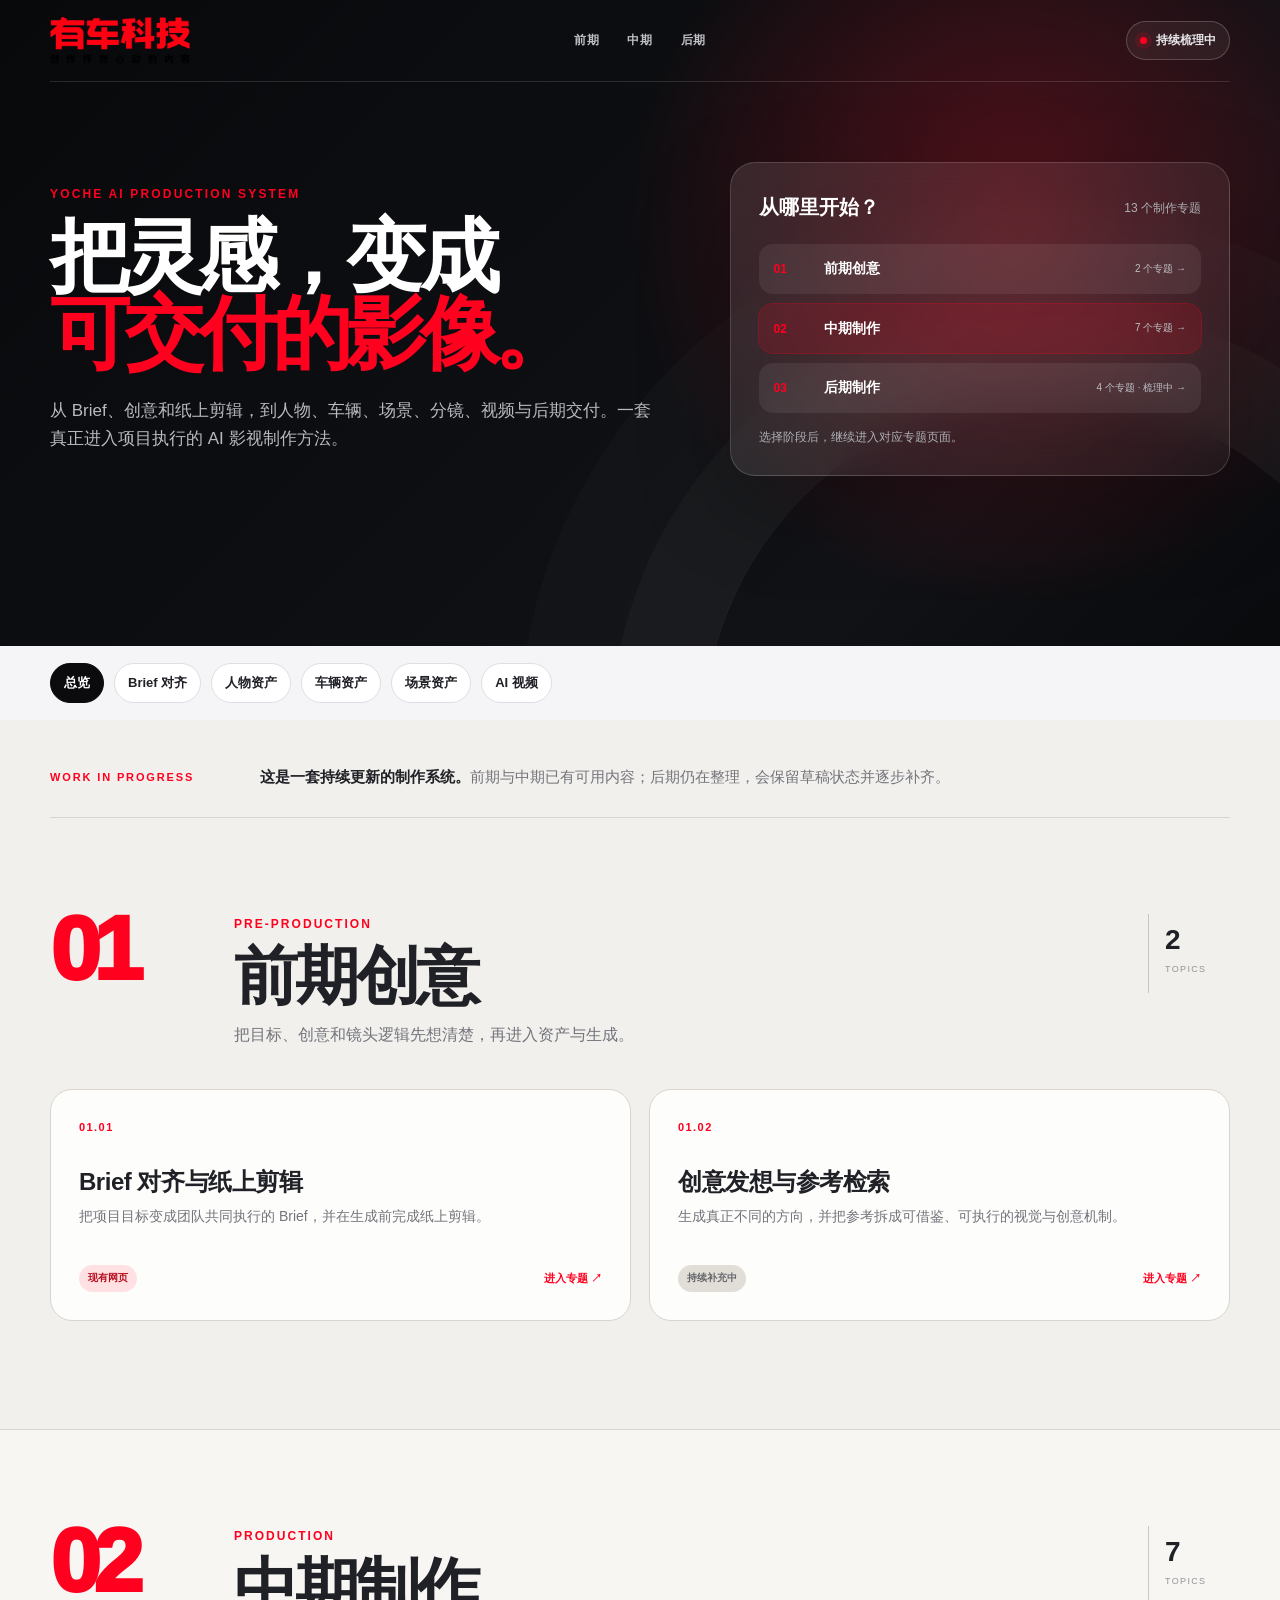
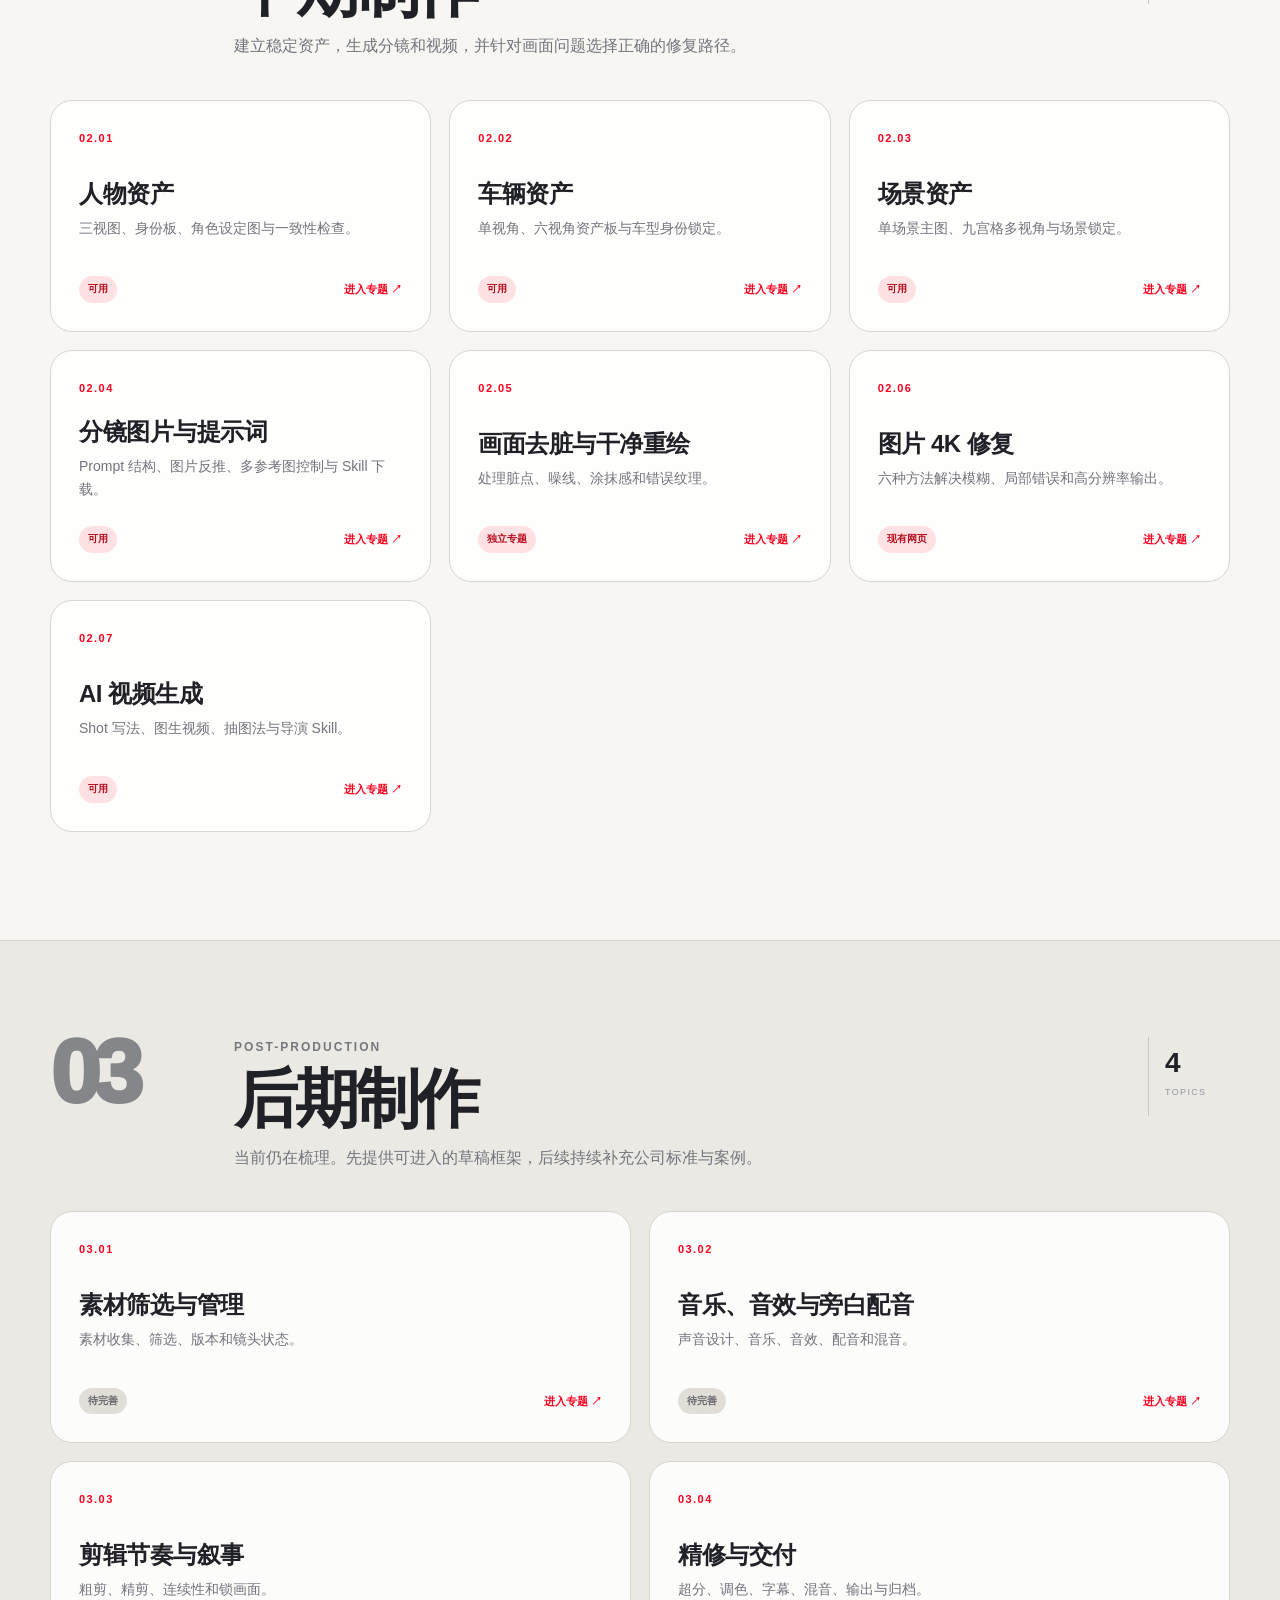
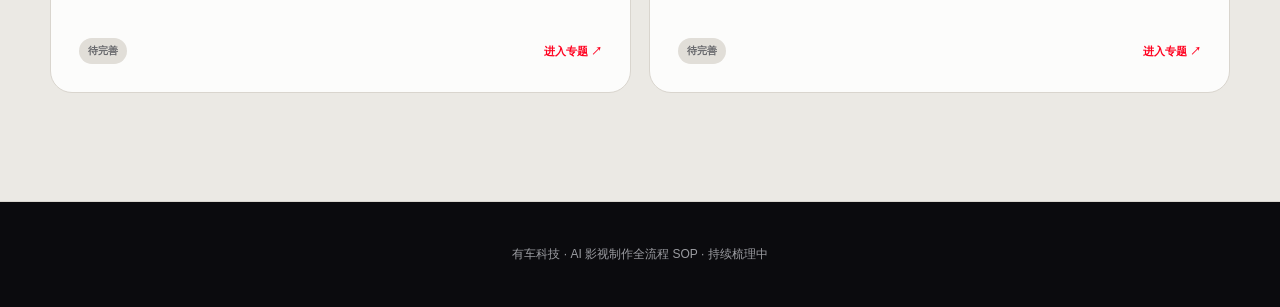
<file: index.html>
<!doctype html>
<html lang="zh-CN">
<head>
  <meta charset="utf-8">
  <meta name="viewport" content="width=device-width,initial-scale=1">
  <meta name="description" content="有车科技 AI 影视制作全流程 SOP">
  <title>有车科技｜AI 影视制作全流程 SOP</title>
  <link rel="stylesheet" href="assets/site.css">
</head>
<body class="home-page">
  <header class="home-hero" id="home-top">
    <div class="wrap home-nav">
      <img class="home-logo" src="assets/yoche-logo.png" alt="有车科技">
      <nav aria-label="制作阶段"><a href="#stage-01">前期</a><a href="#stage-02">中期</a><a href="#stage-03">后期</a></nav>
      <span class="status-pill">持续梳理中</span>
    </div>
    <div class="wrap home-hero-main">
      <div class="home-hero-copy">
        <div class="eyebrow">YOCHE AI PRODUCTION SYSTEM</div>
        <h1>把灵感，变成<br><span>可交付的影像。</span></h1>
        <p>从 Brief、创意和纸上剪辑，到人物、车辆、场景、分镜、视频与后期交付。一套真正进入项目执行的 AI 影视制作方法。</p>
      </div>
      <aside class="home-console">
        <div class="home-console-head"><b>从哪里开始？</b><span>13 个制作专题</span></div>
        <a class="home-console-row " href="#stage-01"><span>01</span><b>前期创意</b><small>2 个专题 →</small></a><a class="home-console-row active" href="#stage-02"><span>02</span><b>中期制作</b><small>7 个专题 →</small></a><a class="home-console-row " href="#stage-03"><span>03</span><b>后期制作</b><small>4 个专题 · 梳理中 →</small></a>
        <p>选择阶段后，继续进入对应专题页面。</p>
      </aside>
    </div>
    <nav class="home-quick" aria-label="快捷专题"><div class="wrap"><a class="active" href="#stage-01">总览</a><a href="ai-film-preproduction.html">Brief 对齐</a><a href="character-assets.html">人物资产</a><a href="vehicle-assets.html">车辆资产</a><a href="scene-assets.html">场景资产</a><a href="ai-video-generation.html">AI 视频</a></div></nav>
  </header>
  <main class="home-main">
    <div class="wrap"><div class="home-notice"><span>WORK IN PROGRESS</span><p><b>这是一套持续更新的制作系统。</b>前期与中期已有可用内容；后期仍在整理，会保留草稿状态并逐步补齐。</p></div></div>
    <section class="home-stage " id="stage-01"><div class="wrap"><header class="home-stage-head"><div class="home-stage-no">01</div><div><div class="stage-kicker">PRE-PRODUCTION</div><h2>前期创意</h2><p>把目标、创意和镜头逻辑先想清楚，再进入资产与生成。</p></div><div class="home-stage-count"><strong>2</strong><span>TOPICS</span></div></header><div class="card-grid"><a class="topic-card" href="ai-film-preproduction.html"><span class="topic-order">01.01</span><div><h3>Brief 对齐与纸上剪辑</h3><p>把项目目标变成团队共同执行的 Brief，并在生成前完成纸上剪辑。</p></div><div class="card-meta"><span class="tag ready">现有网页</span><span class="topic-arrow">进入专题 ↗</span></div></a><a class="topic-card" href="creative-ideation.html"><span class="topic-order">01.02</span><div><h3>创意发想与参考检索</h3><p>生成真正不同的方向，并把参考拆成可借鉴、可执行的视觉与创意机制。</p></div><div class="card-meta"><span class="tag wip">持续补充中</span><span class="topic-arrow">进入专题 ↗</span></div></a></div></div></section><section class="home-stage " id="stage-02"><div class="wrap"><header class="home-stage-head"><div class="home-stage-no">02</div><div><div class="stage-kicker">PRODUCTION</div><h2>中期制作</h2><p>建立稳定资产，生成分镜和视频，并针对画面问题选择正确的修复路径。</p></div><div class="home-stage-count"><strong>7</strong><span>TOPICS</span></div></header><div class="card-grid"><a class="topic-card" href="character-assets.html"><span class="topic-order">02.01</span><div><h3>人物资产</h3><p>三视图、身份板、角色设定图与一致性检查。</p></div><div class="card-meta"><span class="tag ready">可用</span><span class="topic-arrow">进入专题 ↗</span></div></a><a class="topic-card" href="vehicle-assets.html"><span class="topic-order">02.02</span><div><h3>车辆资产</h3><p>单视角、六视角资产板与车型身份锁定。</p></div><div class="card-meta"><span class="tag ready">可用</span><span class="topic-arrow">进入专题 ↗</span></div></a><a class="topic-card" href="scene-assets.html"><span class="topic-order">02.03</span><div><h3>场景资产</h3><p>单场景主图、九宫格多视角与场景锁定。</p></div><div class="card-meta"><span class="tag ready">可用</span><span class="topic-arrow">进入专题 ↗</span></div></a><a class="topic-card" href="storyboard-image-prompts.html"><span class="topic-order">02.04</span><div><h3>分镜图片与提示词</h3><p>Prompt 结构、图片反推、多参考图控制与 Skill 下载。</p></div><div class="card-meta"><span class="tag ready">可用</span><span class="topic-arrow">进入专题 ↗</span></div></a><a class="topic-card" href="image-cleanup.html"><span class="topic-order">02.05</span><div><h3>画面去脏与干净重绘</h3><p>处理脏点、噪线、涂抹感和错误纹理。</p></div><div class="card-meta"><span class="tag ready">独立专题</span><span class="topic-arrow">进入专题 ↗</span></div></a><a class="topic-card" href="ai-image-4k-restoration.html"><span class="topic-order">02.06</span><div><h3>图片 4K 修复</h3><p>六种方法解决模糊、局部错误和高分辨率输出。</p></div><div class="card-meta"><span class="tag ready">现有网页</span><span class="topic-arrow">进入专题 ↗</span></div></a><a class="topic-card" href="ai-video-generation.html"><span class="topic-order">02.07</span><div><h3>AI 视频生成</h3><p>Shot 写法、图生视频、抽图法与导演 Skill。</p></div><div class="card-meta"><span class="tag ready">可用</span><span class="topic-arrow">进入专题 ↗</span></div></a></div></div></section><section class="home-stage post" id="stage-03"><div class="wrap"><header class="home-stage-head"><div class="home-stage-no">03</div><div><div class="stage-kicker">POST-PRODUCTION</div><h2>后期制作</h2><p>当前仍在梳理。先提供可进入的草稿框架，后续持续补充公司标准与案例。</p></div><div class="home-stage-count"><strong>4</strong><span>TOPICS</span></div></header><div class="card-grid"><a class="topic-card" href="post-material-management.html"><span class="topic-order">03.01</span><div><h3>素材筛选与管理</h3><p>素材收集、筛选、版本和镜头状态。</p></div><div class="card-meta"><span class="tag wip">待完善</span><span class="topic-arrow">进入专题 ↗</span></div></a><a class="topic-card" href="post-audio.html"><span class="topic-order">03.02</span><div><h3>音乐、音效与旁白配音</h3><p>声音设计、音乐、音效、配音和混音。</p></div><div class="card-meta"><span class="tag wip">待完善</span><span class="topic-arrow">进入专题 ↗</span></div></a><a class="topic-card" href="post-editing.html"><span class="topic-order">03.03</span><div><h3>剪辑节奏与叙事</h3><p>粗剪、精剪、连续性和锁画面。</p></div><div class="card-meta"><span class="tag wip">待完善</span><span class="topic-arrow">进入专题 ↗</span></div></a><a class="topic-card" href="post-finishing-delivery.html"><span class="topic-order">03.04</span><div><h3>精修与交付</h3><p>超分、调色、字幕、混音、输出与归档。</p></div><div class="card-meta"><span class="tag wip">待完善</span><span class="topic-arrow">进入专题 ↗</span></div></a></div></div></section>
  </main>
  <footer class="footer">有车科技 · AI 影视制作全流程 SOP · 持续梳理中</footer>
</body>
</html>
</file>
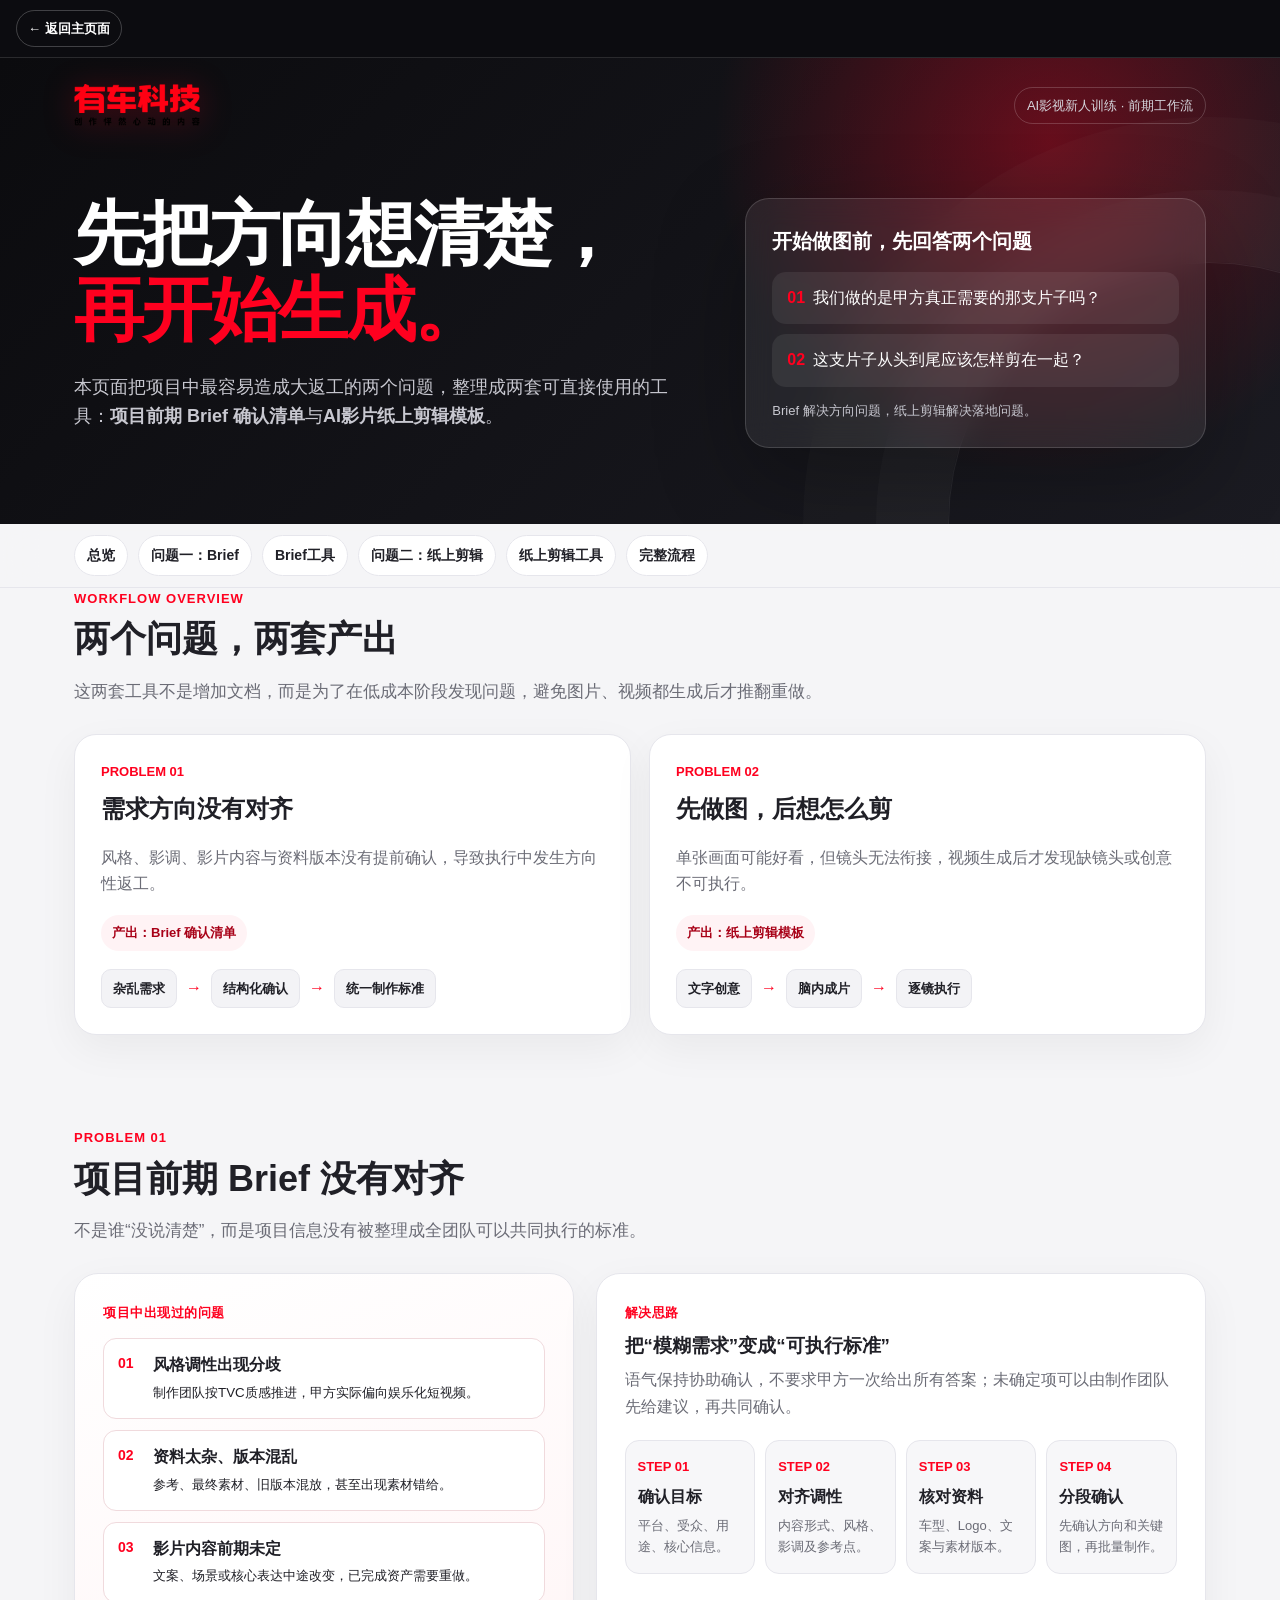
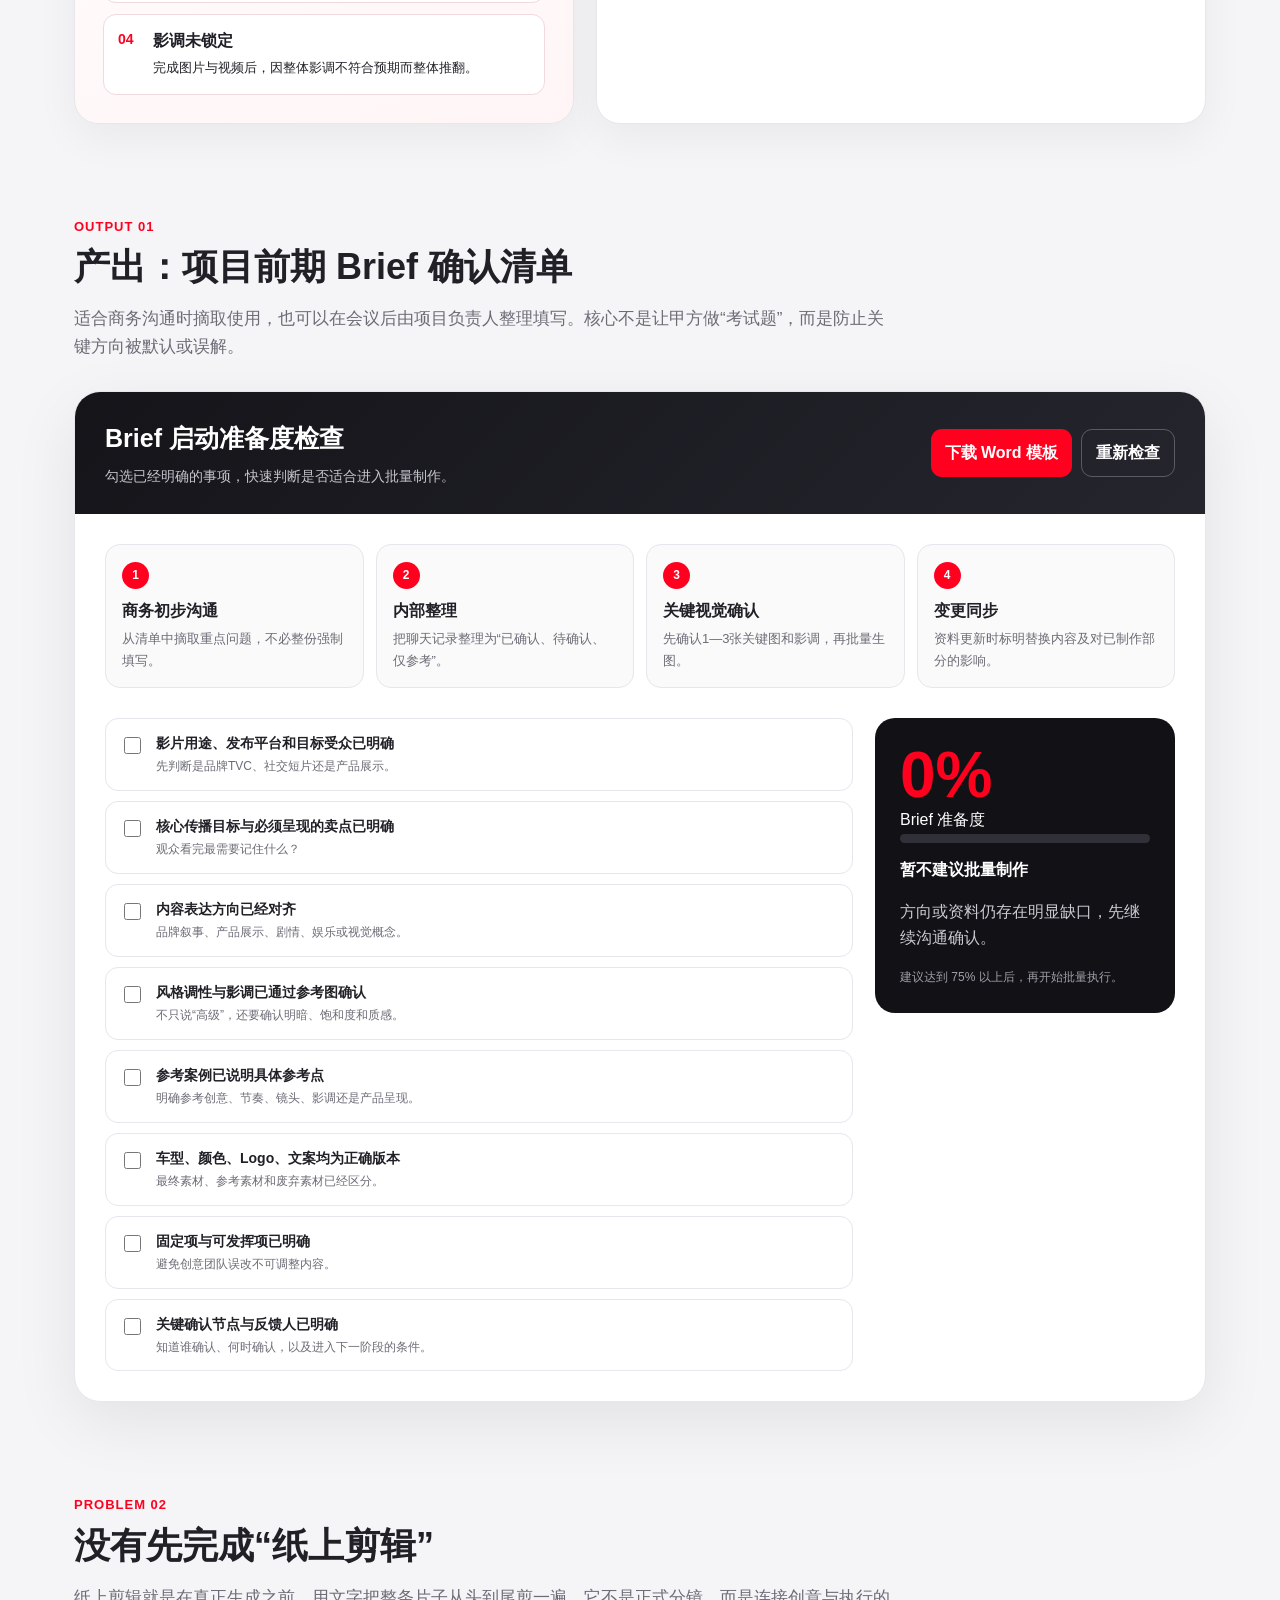
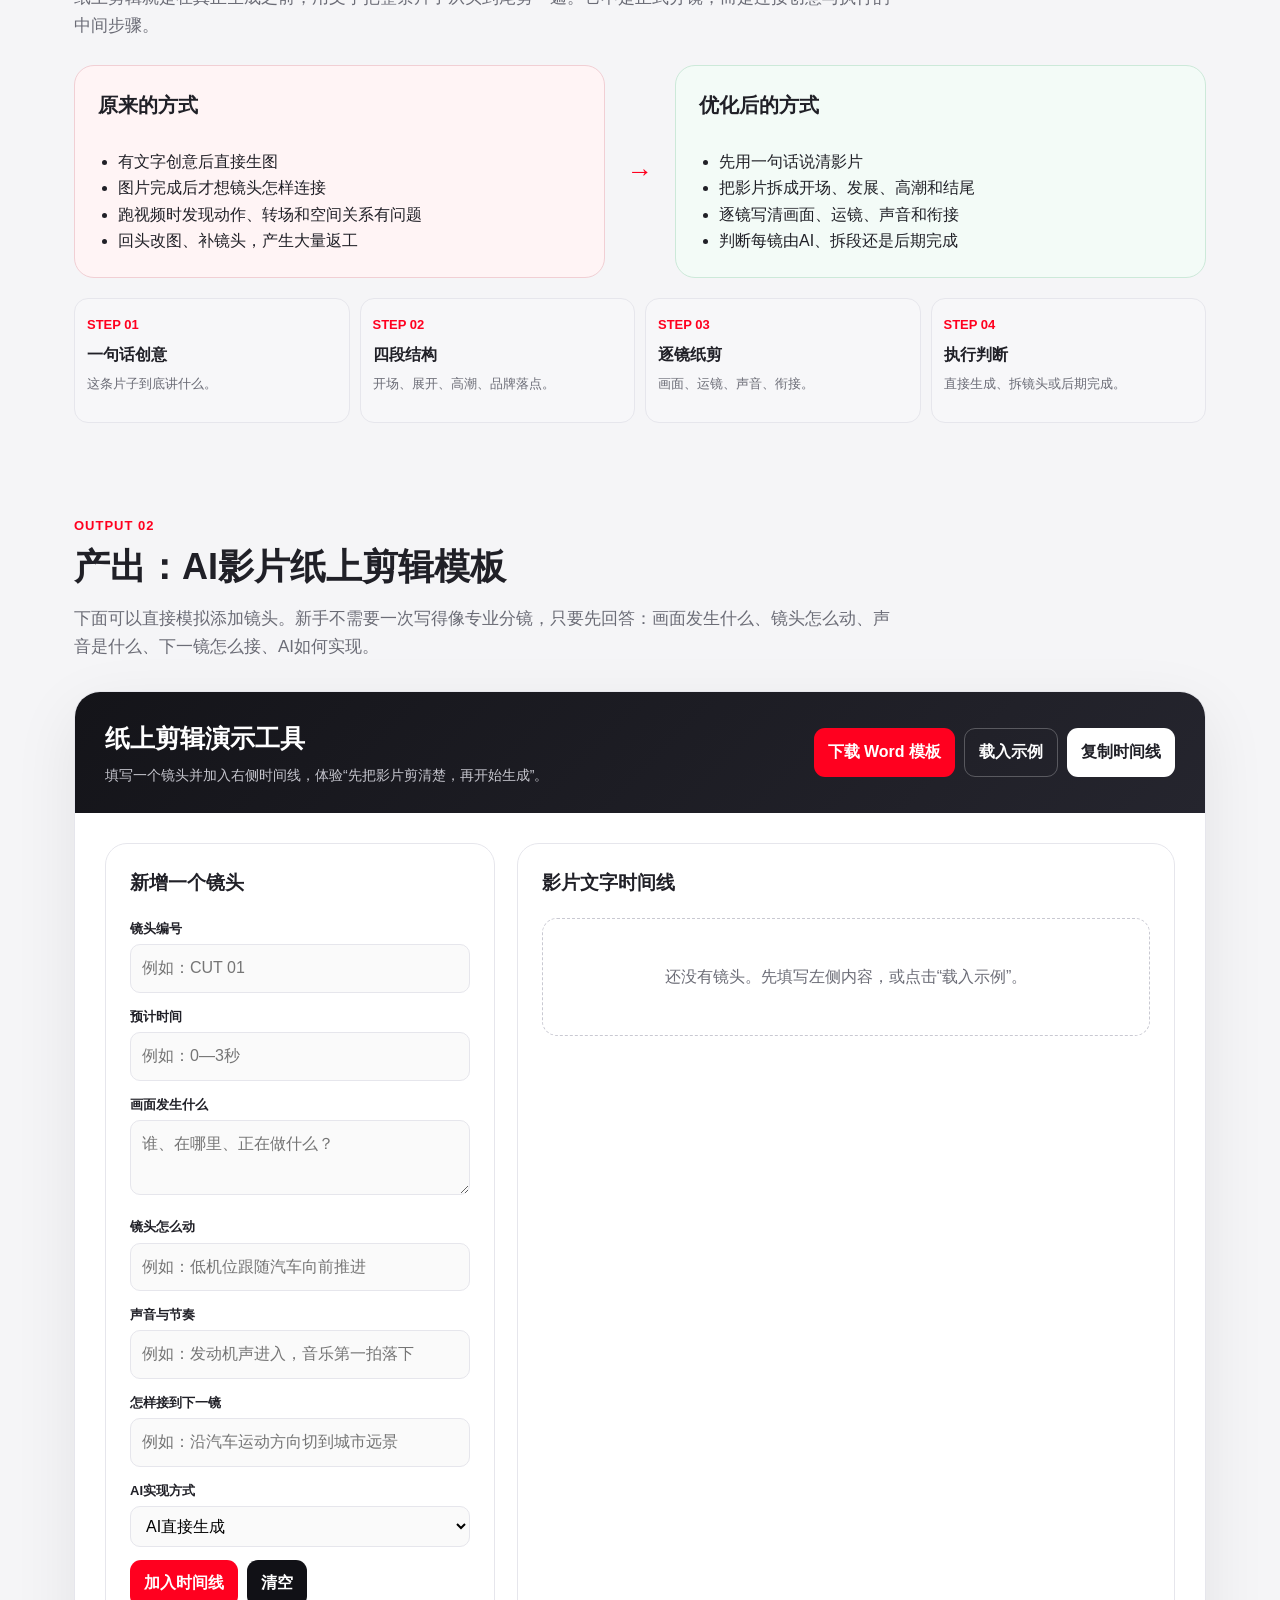
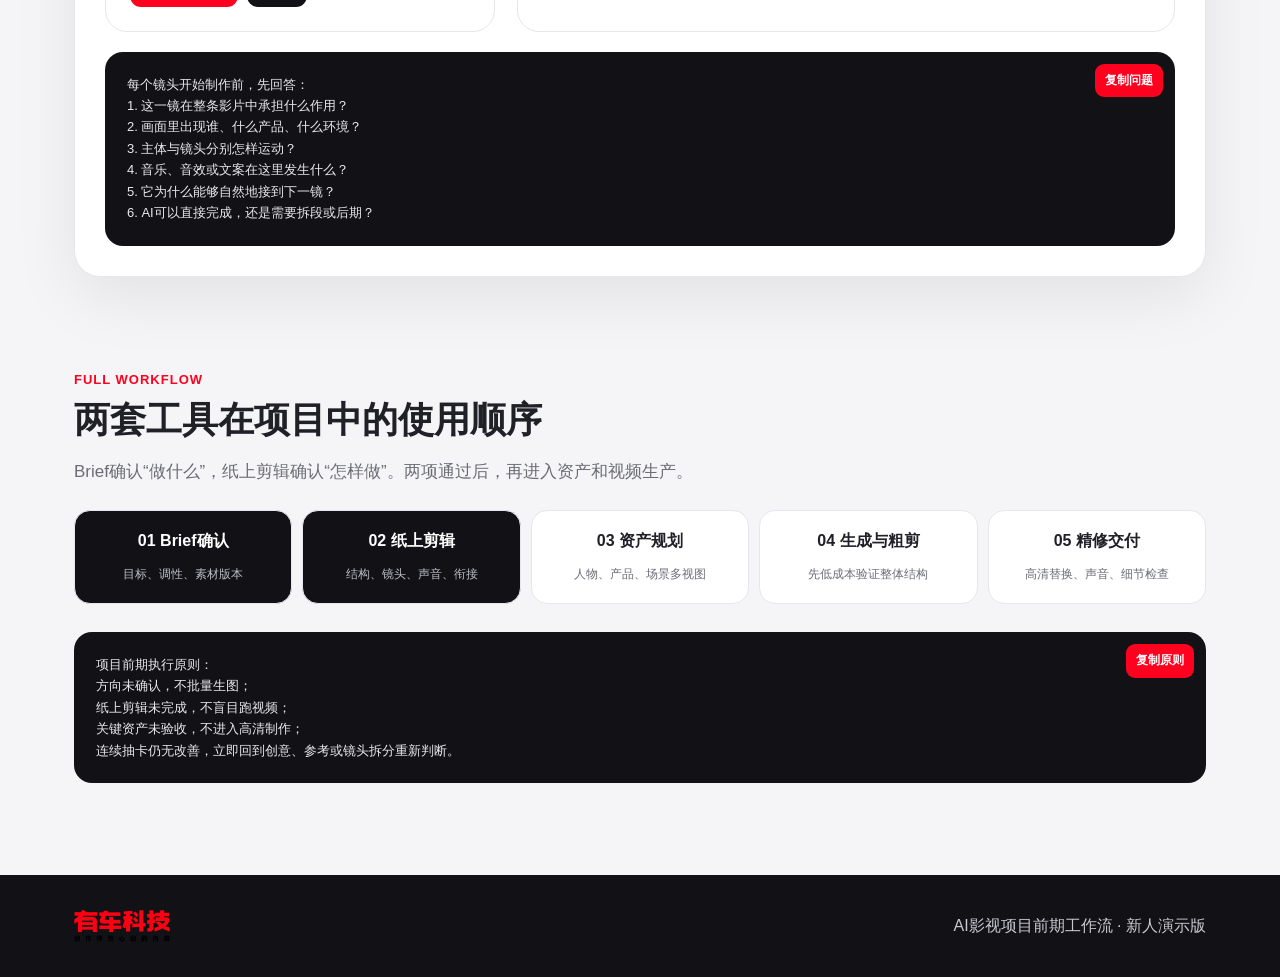
<file: ai-film-preproduction.html>
<!doctype html>
<html lang="zh-CN">
<head>
<meta charset="utf-8" />
<meta name="viewport" content="width=device-width,initial-scale=1" />
<title>有车科技｜AI影视项目前期工作流</title>
<style>
:root{--red:#ff001f;--red2:#c90018;--dark:#111116;--ink:#202027;--muted:#6b6c76;--paper:#f5f5f7;--line:#e6e6ec;--green:#14965b;--amber:#c77b00;--blue:#3168d5}
*{box-sizing:border-box}html{scroll-behavior:smooth}body{margin:0;font-family:-apple-system,BlinkMacSystemFont,"Segoe UI","PingFang SC","Microsoft YaHei",sans-serif;color:var(--ink);background:var(--paper);line-height:1.65}button,input,textarea,select{font:inherit}.wrap{max-width:1180px;margin:auto;padding:0 24px}.hero{background:radial-gradient(circle at 82% 18%,rgba(255,0,31,.35),transparent 30%),linear-gradient(135deg,#0b0b0e,#1b1b22);color:#fff;padding:26px 0 74px;overflow:hidden;position:relative}.hero:after{content:"";position:absolute;width:520px;height:520px;border-radius:50%;right:-190px;bottom:-260px;border:1px solid rgba(255,255,255,.08);box-shadow:0 0 0 72px rgba(255,255,255,.025),0 0 0 145px rgba(255,255,255,.018)}.top{display:flex;align-items:center;justify-content:space-between;position:relative;z-index:2}.logo{height:42px;filter:drop-shadow(0 5px 16px rgba(255,0,31,.3))}.tag{font-size:13px;color:#d5d5dc;border:1px solid rgba(255,255,255,.18);padding:7px 12px;border-radius:999px}.hero-grid{display:grid;grid-template-columns:1.15fr .85fr;gap:48px;align-items:center;margin-top:70px;position:relative;z-index:2}.hero h1{font-size:clamp(42px,5.5vw,74px);line-height:1.08;margin:0 0 24px;letter-spacing:-2px}.hero p{font-size:18px;color:#c8c8d0;max-width:720px}.red{color:var(--red)}.hero-card{background:rgba(255,255,255,.07);border:1px solid rgba(255,255,255,.15);border-radius:24px;padding:26px;backdrop-filter:blur(14px);box-shadow:0 30px 90px rgba(0,0,0,.28)}.hero-card b{font-size:20px;display:block;margin-bottom:14px}.hero-q{background:rgba(255,255,255,.07);border-radius:14px;padding:13px 15px;margin:10px 0}.hero-q span{color:var(--red);font-weight:800;margin-right:8px}
.navbar{position:sticky;top:0;z-index:20;background:rgba(245,245,247,.9);backdrop-filter:blur(16px);border-bottom:1px solid var(--line)}.nav-inner{display:flex;gap:10px;align-items:center;padding-top:11px;padding-bottom:11px;overflow:auto}.nav-inner a{white-space:nowrap;text-decoration:none;color:var(--ink);font-size:14px;font-weight:700;background:#fff;border:1px solid var(--line);padding:8px 12px;border-radius:999px}.nav-inner a:hover{background:var(--dark);color:#fff;border-color:var(--dark)}
main{padding:68px 0 110px}section{margin-bottom:92px}.eyebrow{color:var(--red);font-weight:900;font-size:13px;letter-spacing:1px}.section-title{font-size:36px;line-height:1.2;margin:8px 0 14px}.lead{color:var(--muted);max-width:820px;font-size:17px}.overview{display:grid;grid-template-columns:repeat(2,1fr);gap:18px;margin-top:28px}.overview-card{background:#fff;border:1px solid var(--line);border-radius:22px;padding:26px;box-shadow:0 14px 42px rgba(20,20,28,.05)}.overview-card .num{font-size:13px;color:var(--red);font-weight:900}.overview-card h3{font-size:24px;margin:7px 0}.overview-card p{color:var(--muted);margin-bottom:18px}.pill{display:inline-flex;align-items:center;gap:7px;border-radius:999px;padding:7px 11px;background:#fff3f5;color:#a80017;font-size:13px;font-weight:800}.arrow-line{display:flex;align-items:center;flex-wrap:wrap;gap:9px;margin-top:18px}.arrow-line span{background:#f3f3f6;border:1px solid var(--line);padding:8px 11px;border-radius:10px;font-size:13px;font-weight:700}.arrow-line i{font-style:normal;color:var(--red);font-weight:900}
.problem-grid{display:grid;grid-template-columns:.9fr 1.1fr;gap:22px;margin-top:28px}.problem-box,.solution-box{background:#fff;border:1px solid var(--line);border-radius:24px;padding:28px;box-shadow:0 14px 44px rgba(20,20,28,.05)}.problem-box{background:linear-gradient(160deg,#fff,#fff5f6)}.box-label{font-size:13px;font-weight:900;color:var(--red);letter-spacing:.5px}.problem-list{display:grid;gap:11px;margin-top:15px}.problem-item{display:flex;gap:11px;align-items:flex-start;background:#fff;border:1px solid #f0dadd;padding:13px 14px;border-radius:13px}.problem-item b{color:var(--red);font-size:14px;min-width:24px}.solution-flow{display:grid;grid-template-columns:repeat(4,1fr);gap:10px;margin-top:20px}.flow-step{background:#f7f7f9;border:1px solid var(--line);border-radius:14px;padding:15px 12px;min-height:125px}.flow-step strong{display:block;color:var(--red);font-size:13px;margin-bottom:6px}.flow-step b{display:block;margin-bottom:5px}.flow-step p{font-size:13px;color:var(--muted);margin:0}
.tool-card{background:#fff;border:1px solid var(--line);border-radius:26px;overflow:hidden;box-shadow:0 20px 65px rgba(18,18,26,.08);margin-top:30px}.tool-head{padding:26px 30px;background:linear-gradient(135deg,#141419,#25252e);color:#fff;display:flex;align-items:center;justify-content:space-between;gap:20px}.tool-head h3{margin:0 0 5px;font-size:25px}.tool-head p{margin:0;color:#c6c6ce;font-size:14px}.actions{display:flex;flex-wrap:wrap;gap:9px}.btn{border:0;border-radius:11px;padding:10px 14px;cursor:pointer;font-weight:800;text-decoration:none;display:inline-flex;align-items:center;justify-content:center}.btn-red{background:var(--red);color:#fff}.btn-light{background:#fff;color:var(--ink)}.btn-outline{background:transparent;color:#fff;border:1px solid rgba(255,255,255,.25)}.btn-dark{background:var(--dark);color:#fff}.btn:hover{transform:translateY(-1px)}.tool-body{padding:30px}.usage-grid{display:grid;grid-template-columns:repeat(4,1fr);gap:12px;margin-bottom:30px}.usage-step{border:1px solid var(--line);border-radius:15px;padding:16px;background:#fafafa}.usage-step span{display:inline-flex;width:27px;height:27px;border-radius:50%;background:var(--red);color:#fff;align-items:center;justify-content:center;font-size:12px;font-weight:900}.usage-step b{display:block;margin:9px 0 4px}.usage-step p{font-size:13px;color:var(--muted);margin:0}
.score-panel{display:grid;grid-template-columns:1fr 300px;gap:22px}.checklist{display:grid;gap:10px}.check-row{display:flex;gap:12px;align-items:flex-start;padding:13px 14px;border:1px solid var(--line);border-radius:13px;cursor:pointer;background:#fff}.check-row:hover{border-color:#c9c9d2}.check-row input{margin-top:5px;accent-color:var(--red);width:17px;height:17px}.check-row b{display:block;font-size:14px}.check-row small{display:block;color:var(--muted);font-size:12px;margin-top:2px}.score-card{border-radius:20px;background:#111116;color:#fff;padding:25px;position:sticky;top:78px;height:max-content}.score-num{font-size:64px;line-height:1;font-weight:900;color:var(--red)}.score-card p{color:#c9c9d1}.score-bar{height:9px;background:#303038;border-radius:999px;overflow:hidden}.score-bar i{display:block;height:100%;width:0;background:var(--red);transition:.3s}.status{font-weight:900;margin-top:14px}.mini-note{font-size:12px;color:#9f9fa9}
.paper-demo{display:grid;grid-template-columns:390px 1fr;gap:22px}.paper-form,.timeline{background:#fff;border:1px solid var(--line);border-radius:22px;padding:24px}.paper-form h3,.timeline h3{margin-top:0}.field{margin-bottom:13px}.field label{display:block;font-size:13px;font-weight:800;margin-bottom:5px}.field input,.field textarea,.field select{width:100%;border:1px solid var(--line);border-radius:10px;padding:10px 11px;background:#fafafa;outline:none}.field textarea{min-height:74px;resize:vertical}.field input:focus,.field textarea:focus,.field select:focus{border-color:var(--red);box-shadow:0 0 0 3px rgba(255,0,31,.08)}.form-actions{display:flex;gap:9px;flex-wrap:wrap}.timeline-list{display:grid;gap:12px}.shot{display:grid;grid-template-columns:72px 1fr;gap:14px;border:1px solid var(--line);border-radius:15px;padding:14px;background:#fafafa}.shot-time{background:var(--dark);color:#fff;border-radius:11px;display:flex;align-items:center;justify-content:center;text-align:center;font-size:12px;font-weight:900;min-height:72px}.shot h4{margin:0 0 6px}.shot-grid{display:grid;grid-template-columns:repeat(2,1fr);gap:5px 14px;font-size:12px;color:var(--muted)}.shot-grid b{color:var(--ink)}.empty{border:1px dashed #c9c9d2;border-radius:15px;text-align:center;padding:45px 18px;color:var(--muted)}
.compare{display:grid;grid-template-columns:1fr 46px 1fr;align-items:stretch;gap:12px;margin-top:25px}.compare-card{border-radius:20px;padding:23px;border:1px solid var(--line);background:#fff}.compare-card.bad{background:#fff4f5;border-color:#f1cfd4}.compare-card.good{background:#f3fbf7;border-color:#cce9d9}.compare h4{margin-top:0;font-size:20px}.compare ul{padding-left:20px;margin-bottom:0}.compare-arrow{display:flex;align-items:center;justify-content:center;font-size:26px;color:var(--red);font-weight:900}.copy-area{background:#111116;color:#e9e9ee;border-radius:18px;padding:22px;position:relative;margin-top:20px}.copy-area pre{white-space:pre-wrap;font-family:inherit;margin:0;font-size:13px;line-height:1.65}.copy-area button{position:absolute;right:12px;top:12px;border:0;background:var(--red);color:#fff;border-radius:9px;padding:7px 10px;cursor:pointer;font-weight:800;font-size:12px}
.final-map{display:grid;grid-template-columns:repeat(5,1fr);gap:10px;margin-top:24px}.map-node{background:#fff;border:1px solid var(--line);border-radius:16px;padding:17px;text-align:center}.map-node b{display:block;margin-bottom:5px}.map-node span{color:var(--muted);font-size:12px}.map-node.active{background:#111116;color:#fff}.map-node.active span{color:#bdbdc7}.footer{background:#111116;color:#c9c9d1;padding:35px 0}.footer-inner{display:flex;justify-content:space-between;align-items:center;gap:20px}.footer img{height:32px}.toast{position:fixed;left:50%;bottom:28px;transform:translate(-50%,20px);background:#111116;color:#fff;padding:10px 15px;border-radius:999px;opacity:0;pointer-events:none;transition:.25s;z-index:99}.toast.show{opacity:1;transform:translate(-50%,0)}
@media(max-width:900px){.hero-grid,.problem-grid,.score-panel,.paper-demo{grid-template-columns:1fr}.solution-flow,.usage-grid{grid-template-columns:repeat(2,1fr)}.score-card{position:static}.overview{grid-template-columns:1fr}.final-map{grid-template-columns:1fr 1fr}.hero-card{display:none}}@media(max-width:560px){.solution-flow,.usage-grid,.final-map{grid-template-columns:1fr}.compare{grid-template-columns:1fr}.compare-arrow{transform:rotate(90deg)}.tool-head{align-items:flex-start;flex-direction:column}.shot{grid-template-columns:1fr}.shot-time{min-height:42px}.shot-grid{grid-template-columns:1fr}.section-title{font-size:31px}.hero h1{font-size:42px}.footer-inner{flex-direction:column;align-items:flex-start}}
</style>
</head>
<body>
<div style="padding:10px 16px;background:#0c0c10;border-bottom:1px solid rgba(255,255,255,.12)"><a href="index.html" aria-label="返回主页面" style="display:inline-flex;align-items:center;gap:7px;padding:7px 11px;border:1px solid rgba(255,255,255,.22);border-radius:999px;color:#fff;text-decoration:none;font-size:13px;font-weight:800">← 返回主页面</a></div>
<header class="hero">
  <div class="wrap">
    <div class="top"><img class="logo" src="[data-uri]" alt="有车科技"><div class="tag">AI影视新人训练 · 前期工作流</div></div>
    <div class="hero-grid">
      <div>
        <h1>先把方向想清楚，<br><span class="red">再开始生成。</span></h1>
        <p>本页面把项目中最容易造成大返工的两个问题，整理成两套可直接使用的工具：<b>项目前期 Brief 确认清单</b>与<b>AI影片纸上剪辑模板</b>。</p>
      </div>
      <div class="hero-card">
        <b>开始做图前，先回答两个问题</b>
        <div class="hero-q"><span>01</span>我们做的是甲方真正需要的那支片子吗？</div>
        <div class="hero-q"><span>02</span>这支片子从头到尾应该怎样剪在一起？</div>
        <p style="font-size:13px;margin-bottom:0">Brief 解决方向问题，纸上剪辑解决落地问题。</p>
      </div>
    </div>
  </div>
</header>
<nav class="navbar"><div class="wrap nav-inner"><a href="#overview">总览</a><a href="#brief">问题一：Brief</a><a href="#brief-tool">Brief工具</a><a href="#paper">问题二：纸上剪辑</a><a href="#paper-tool">纸上剪辑工具</a><a href="#workflow">完整流程</a></div></nav>
<main class="wrap">
<section id="overview">
  <div class="eyebrow">WORKFLOW OVERVIEW</div><h2 class="section-title">两个问题，两套产出</h2>
  <p class="lead">这两套工具不是增加文档，而是为了在低成本阶段发现问题，避免图片、视频都生成后才推翻重做。</p>
  <div class="overview">
    <div class="overview-card"><div class="num">PROBLEM 01</div><h3>需求方向没有对齐</h3><p>风格、影调、影片内容与资料版本没有提前确认，导致执行中发生方向性返工。</p><span class="pill">产出：Brief 确认清单</span><div class="arrow-line"><span>杂乱需求</span><i>→</i><span>结构化确认</span><i>→</i><span>统一制作标准</span></div></div>
    <div class="overview-card"><div class="num">PROBLEM 02</div><h3>先做图，后想怎么剪</h3><p>单张画面可能好看，但镜头无法衔接，视频生成后才发现缺镜头或创意不可执行。</p><span class="pill">产出：纸上剪辑模板</span><div class="arrow-line"><span>文字创意</span><i>→</i><span>脑内成片</span><i>→</i><span>逐镜执行</span></div></div>
  </div>
</section>

<section id="brief">
  <div class="eyebrow">PROBLEM 01</div><h2 class="section-title">项目前期 Brief 没有对齐</h2><p class="lead">不是谁“没说清楚”，而是项目信息没有被整理成全团队可以共同执行的标准。</p>
  <div class="problem-grid">
    <div class="problem-box"><div class="box-label">项目中出现过的问题</div><div class="problem-list">
      <div class="problem-item"><b>01</b><div><strong>风格调性出现分歧</strong><br><small>制作团队按TVC质感推进，甲方实际偏向娱乐化短视频。</small></div></div>
      <div class="problem-item"><b>02</b><div><strong>资料太杂、版本混乱</strong><br><small>参考、最终素材、旧版本混放，甚至出现素材错给。</small></div></div>
      <div class="problem-item"><b>03</b><div><strong>影片内容前期未定</strong><br><small>文案、场景或核心表达中途改变，已完成资产需要重做。</small></div></div>
      <div class="problem-item"><b>04</b><div><strong>影调未锁定</strong><br><small>完成图片与视频后，因整体影调不符合预期而整体推翻。</small></div></div>
    </div></div>
    <div class="solution-box"><div class="box-label">解决思路</div><h3 style="margin:8px 0 5px">把“模糊需求”变成“可执行标准”</h3><p style="color:var(--muted);margin-top:0">语气保持协助确认，不要求甲方一次给出所有答案；未确定项可以由制作团队先给建议，再共同确认。</p><div class="solution-flow">
      <div class="flow-step"><strong>STEP 01</strong><b>确认目标</b><p>平台、受众、用途、核心信息。</p></div>
      <div class="flow-step"><strong>STEP 02</strong><b>对齐调性</b><p>内容形式、风格、影调及参考点。</p></div>
      <div class="flow-step"><strong>STEP 03</strong><b>核对资料</b><p>车型、Logo、文案与素材版本。</p></div>
      <div class="flow-step"><strong>STEP 04</strong><b>分段确认</b><p>先确认方向和关键图，再批量制作。</p></div>
    </div></div>
  </div>
</section>

<section id="brief-tool">
  <div class="eyebrow">OUTPUT 01</div><h2 class="section-title">产出：项目前期 Brief 确认清单</h2><p class="lead">适合商务沟通时摘取使用，也可以在会议后由项目负责人整理填写。核心不是让甲方做“考试题”，而是防止关键方向被默认或误解。</p>
  <div class="tool-card">
    <div class="tool-head"><div><h3>Brief 启动准备度检查</h3><p>勾选已经明确的事项，快速判断是否适合进入批量制作。</p></div><div class="actions"><a class="btn btn-red" download="有车科技_项目前期Brief确认清单.docx" href="[data-uri]">下载 Word 模板</a><button class="btn btn-outline" onclick="resetBrief()">重新检查</button></div></div>
    <div class="tool-body">
      <div class="usage-grid">
        <div class="usage-step"><span>1</span><b>商务初步沟通</b><p>从清单中摘取重点问题，不必整份强制填写。</p></div>
        <div class="usage-step"><span>2</span><b>内部整理</b><p>把聊天记录整理为“已确认、待确认、仅参考”。</p></div>
        <div class="usage-step"><span>3</span><b>关键视觉确认</b><p>先确认1—3张关键图和影调，再批量生图。</p></div>
        <div class="usage-step"><span>4</span><b>变更同步</b><p>资料更新时标明替换内容及对已制作部分的影响。</p></div>
      </div>
      <div class="score-panel">
        <div class="checklist" id="briefChecks">
          <label class="check-row"><input type="checkbox"><div><b>影片用途、发布平台和目标受众已明确</b><small>先判断是品牌TVC、社交短片还是产品展示。</small></div></label>
          <label class="check-row"><input type="checkbox"><div><b>核心传播目标与必须呈现的卖点已明确</b><small>观众看完最需要记住什么？</small></div></label>
          <label class="check-row"><input type="checkbox"><div><b>内容表达方向已经对齐</b><small>品牌叙事、产品展示、剧情、娱乐或视觉概念。</small></div></label>
          <label class="check-row"><input type="checkbox"><div><b>风格调性与影调已通过参考图确认</b><small>不只说“高级”，还要确认明暗、饱和度和质感。</small></div></label>
          <label class="check-row"><input type="checkbox"><div><b>参考案例已说明具体参考点</b><small>明确参考创意、节奏、镜头、影调还是产品呈现。</small></div></label>
          <label class="check-row"><input type="checkbox"><div><b>车型、颜色、Logo、文案均为正确版本</b><small>最终素材、参考素材和废弃素材已经区分。</small></div></label>
          <label class="check-row"><input type="checkbox"><div><b>固定项与可发挥项已明确</b><small>避免创意团队误改不可调整内容。</small></div></label>
          <label class="check-row"><input type="checkbox"><div><b>关键确认节点与反馈人已明确</b><small>知道谁确认、何时确认，以及进入下一阶段的条件。</small></div></label>
        </div>
        <aside class="score-card"><div class="score-num" id="scoreNum">0</div><div>Brief 准备度</div><div class="score-bar"><i id="scoreBar"></i></div><div class="status" id="scoreStatus">暂不建议批量制作</div><p id="scoreText">先确认方向、影调和素材版本，再进入大规模生图与视频生成。</p><div class="mini-note">建议达到 75% 以上后，再开始批量执行。</div></aside>
      </div>
    </div>
  </div>
</section>

<section id="paper">
  <div class="eyebrow">PROBLEM 02</div><h2 class="section-title">没有先完成“纸上剪辑”</h2><p class="lead">纸上剪辑就是在真正生成之前，用文字把整条片子从头到尾剪一遍。它不是正式分镜，而是连接创意与执行的中间步骤。</p>
  <div class="compare">
    <div class="compare-card bad"><h4>原来的方式</h4><ul><li>有文字创意后直接生图</li><li>图片完成后才想镜头怎样连接</li><li>跑视频时发现动作、转场和空间关系有问题</li><li>回头改图、补镜头，产生大量返工</li></ul></div><div class="compare-arrow">→</div><div class="compare-card good"><h4>优化后的方式</h4><ul><li>先用一句话说清影片</li><li>把影片拆成开场、发展、高潮和结尾</li><li>逐镜写清画面、运镜、声音和衔接</li><li>判断每镜由AI、拆段还是后期完成</li></ul></div>
  </div>
  <div class="solution-flow" style="margin-top:20px">
    <div class="flow-step"><strong>STEP 01</strong><b>一句话创意</b><p>这条片子到底讲什么。</p></div>
    <div class="flow-step"><strong>STEP 02</strong><b>四段结构</b><p>开场、展开、高潮、品牌落点。</p></div>
    <div class="flow-step"><strong>STEP 03</strong><b>逐镜纸剪</b><p>画面、运镜、声音、衔接。</p></div>
    <div class="flow-step"><strong>STEP 04</strong><b>执行判断</b><p>直接生成、拆镜头或后期完成。</p></div>
  </div>
</section>

<section id="paper-tool">
  <div class="eyebrow">OUTPUT 02</div><h2 class="section-title">产出：AI影片纸上剪辑模板</h2><p class="lead">下面可以直接模拟添加镜头。新手不需要一次写得像专业分镜，只要先回答：画面发生什么、镜头怎么动、声音是什么、下一镜怎么接、AI如何实现。</p>
  <div class="tool-card">
    <div class="tool-head"><div><h3>纸上剪辑演示工具</h3><p>填写一个镜头并加入右侧时间线，体验“先把影片剪清楚，再开始生成”。</p></div><div class="actions"><a class="btn btn-red" download="有车科技_AI影片纸上剪辑思考模板.docx" href="[data-uri]">下载 Word 模板</a><button class="btn btn-outline" onclick="loadExample()">载入示例</button><button class="btn btn-light" onclick="copyTimeline()">复制时间线</button></div></div>
    <div class="tool-body">
      <div class="paper-demo">
        <div class="paper-form">
          <h3>新增一个镜头</h3>
          <div class="field"><label>镜头编号</label><input id="shotNo" placeholder="例如：CUT 01"></div>
          <div class="field"><label>预计时间</label><input id="shotTime" placeholder="例如：0—3秒"></div>
          <div class="field"><label>画面发生什么</label><textarea id="shotVisual" placeholder="谁、在哪里、正在做什么？"></textarea></div>
          <div class="field"><label>镜头怎么动</label><input id="shotCamera" placeholder="例如：低机位跟随汽车向前推进"></div>
          <div class="field"><label>声音与节奏</label><input id="shotSound" placeholder="例如：发动机声进入，音乐第一拍落下"></div>
          <div class="field"><label>怎样接到下一镜</label><input id="shotTransition" placeholder="例如：沿汽车运动方向切到城市远景"></div>
          <div class="field"><label>AI实现方式</label><select id="shotAI"><option>AI直接生成</option><option>拆成多个短镜头生成</option><option>先准备图片资产再生成</option><option>PS／AE／剪辑后期辅助</option></select></div>
          <div class="form-actions"><button class="btn btn-red" onclick="addShot()">加入时间线</button><button class="btn btn-dark" onclick="clearShots()">清空</button></div>
        </div>
        <div class="timeline"><h3>影片文字时间线</h3><div id="timelineList" class="timeline-list"><div class="empty">还没有镜头。先填写左侧内容，或点击“载入示例”。</div></div></div>
      </div>
      <div class="copy-area"><button onclick="copyPaperQuestions()">复制问题</button><pre id="paperQuestions">每个镜头开始制作前，先回答：
1. 这一镜在整条影片中承担什么作用？
2. 画面里出现谁、什么产品、什么环境？
3. 主体与镜头分别怎样运动？
4. 音乐、音效或文案在这里发生什么？
5. 它为什么能够自然地接到下一镜？
6. AI可以直接完成，还是需要拆段或后期？</pre></div>
    </div>
  </div>
</section>

<section id="workflow">
  <div class="eyebrow">FULL WORKFLOW</div><h2 class="section-title">两套工具在项目中的使用顺序</h2><p class="lead">Brief确认“做什么”，纸上剪辑确认“怎样做”。两项通过后，再进入资产和视频生产。</p>
  <div class="final-map">
    <div class="map-node active"><b>01 Brief确认</b><span>目标、调性、素材版本</span></div>
    <div class="map-node active"><b>02 纸上剪辑</b><span>结构、镜头、声音、衔接</span></div>
    <div class="map-node"><b>03 资产规划</b><span>人物、产品、场景多视图</span></div>
    <div class="map-node"><b>04 生成与粗剪</b><span>先低成本验证整体结构</span></div>
    <div class="map-node"><b>05 精修交付</b><span>高清替换、声音、细节检查</span></div>
  </div>
  <div class="copy-area" style="margin-top:28px"><button onclick="copyRule()">复制原则</button><pre id="ruleText">项目前期执行原则：
方向未确认，不批量生图；
纸上剪辑未完成，不盲目跑视频；
关键资产未验收，不进入高清制作；
连续抽卡仍无改善，立即回到创意、参考或镜头拆分重新判断。</pre></div>
</section>
</main>
<footer class="footer"><div class="wrap footer-inner"><img src="[data-uri]" alt="有车科技"><div>AI影视项目前期工作流 · 新人演示版</div></div></footer>
<div class="toast" id="toast">已复制</div>
<script>
const checks=[...document.querySelectorAll('#briefChecks input')];
checks.forEach(x=>x.addEventListener('change',updateScore));
function updateScore(){const n=checks.filter(x=>x.checked).length;const p=Math.round(n/checks.length*100);document.getElementById('scoreNum').textContent=p+'%';document.getElementById('scoreBar').style.width=p+'%';const s=document.getElementById('scoreStatus'),t=document.getElementById('scoreText');if(p<50){s.textContent='暂不建议批量制作';t.textContent='方向或资料仍存在明显缺口，先继续沟通确认。'}else if(p<75){s.textContent='可以进行少量视觉测试';t.textContent='先做关键视觉图或短段测试，不建议全面铺开。'}else if(p<100){s.textContent='可以进入制作';t.textContent='核心信息基本明确，制作中继续记录待确认项。'}else{s.textContent='Brief 已较完整';t.textContent='可以将本次确认结果作为团队共同执行标准。'}}
function resetBrief(){checks.forEach(x=>x.checked=false);updateScore()}
let shots=[];
function renderShots(){const root=document.getElementById('timelineList');if(!shots.length){root.innerHTML='<div class="empty">还没有镜头。先填写左侧内容，或点击“载入示例”。</div>';return}root.innerHTML=shots.map((s,i)=>`<div class="shot"><div class="shot-time">${esc(s.no)}<br>${esc(s.time)}</div><div><h4>${esc(s.visual)}</h4><div class="shot-grid"><div><b>运镜：</b>${esc(s.camera)}</div><div><b>声音：</b>${esc(s.sound)}</div><div><b>衔接：</b>${esc(s.trans)}</div><div><b>实现：</b>${esc(s.ai)}</div></div><button onclick="removeShot(${i})" style="margin-top:8px;border:0;background:none;color:#999;cursor:pointer;font-size:12px">删除镜头</button></div></div>`).join('')}
function esc(v){return String(v||'未填写').replace(/[&<>"']/g,m=>({'&':'&amp;','<':'&lt;','>':'&gt;','"':'&quot;',"'":'&#039;'}[m]))}
function addShot(){const s={no:shotNo.value||`CUT ${String(shots.length+1).padStart(2,'0')}`,time:shotTime.value||'时间待定',visual:shotVisual.value||'画面内容待定',camera:shotCamera.value||'运镜待定',sound:shotSound.value||'声音待定',trans:shotTransition.value||'衔接待定',ai:shotAI.value};shots.push(s);renderShots();['shotNo','shotTime','shotVisual','shotCamera','shotSound','shotTransition'].forEach(id=>document.getElementById(id).value='')}
function removeShot(i){shots.splice(i,1);renderShots()}
function clearShots(){shots=[];renderShots()}
function loadExample(){shots=[{no:'CUT 01',time:'0—3秒',visual:'黑暗空间中，三辆五菱EV依次亮起车灯',camera:'镜头缓慢向中间车辆推进',sound:'低频环境声，车灯亮起时出现三次节奏点',trans:'镜头继续进入中间车灯，利用黑场衔接城市',ai:'拆成多个短镜头生成'},{no:'CUT 02',time:'3—7秒',visual:'汽车驶入尚未苏醒的灰白城市',camera:'低机位侧前方跟随，保持向前速度感',sound:'音乐主节奏进入，加入轮胎与风声',trans:'汽车经过画面时，彩色飘带向后延伸到下一镜',ai:'先准备图片资产再生成'},{no:'CUT 03',time:'7—11秒',visual:'飘带掠过建筑，城市色彩由局部向外扩散',camera:'镜头沿飘带方向快速横移',sound:'音乐上扬，加入轻盈的扩散音效',trans:'用相同运动方向切入下一辆车',ai:'PS／AE／剪辑后期辅助'}];renderShots();toast('已载入示例')}
function timelineText(){if(!shots.length)return '暂无镜头';return shots.map(s=>`${s.no}｜${s.time}\n画面：${s.visual}\n运镜：${s.camera}\n声音：${s.sound}\n衔接：${s.trans}\n实现：${s.ai}`).join('\n\n')}
function copyTimeline(){copyText(timelineText())}
function copyPaperQuestions(){copyText(document.getElementById('paperQuestions').innerText)}
function copyRule(){copyText(document.getElementById('ruleText').innerText)}
function copyText(t){navigator.clipboard.writeText(t).then(()=>toast('已复制到剪贴板')).catch(()=>{const a=document.createElement('textarea');a.value=t;document.body.appendChild(a);a.select();document.execCommand('copy');a.remove();toast('已复制到剪贴板')})}
function toast(t){const el=document.getElementById('toast');el.textContent=t;el.classList.add('show');setTimeout(()=>el.classList.remove('show'),1800)}
updateScore();
</script>
</body></html>
</file>
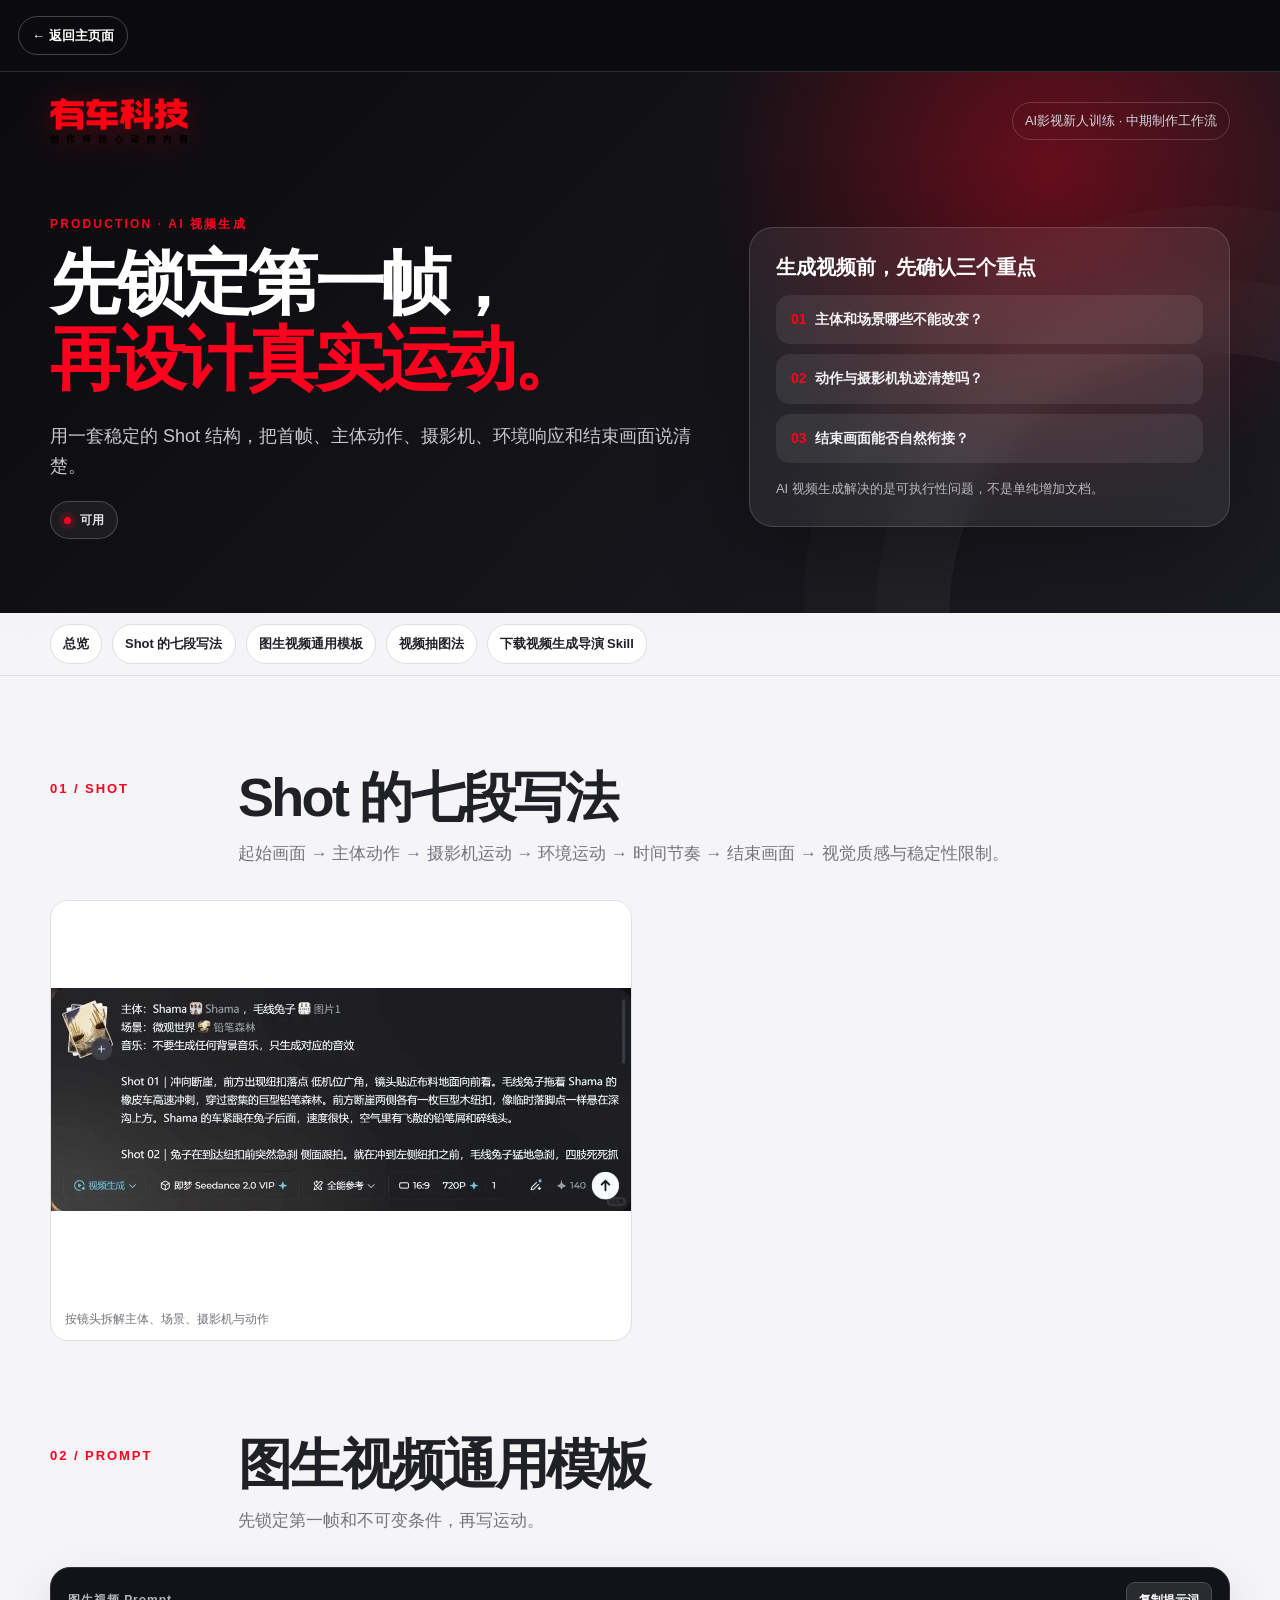
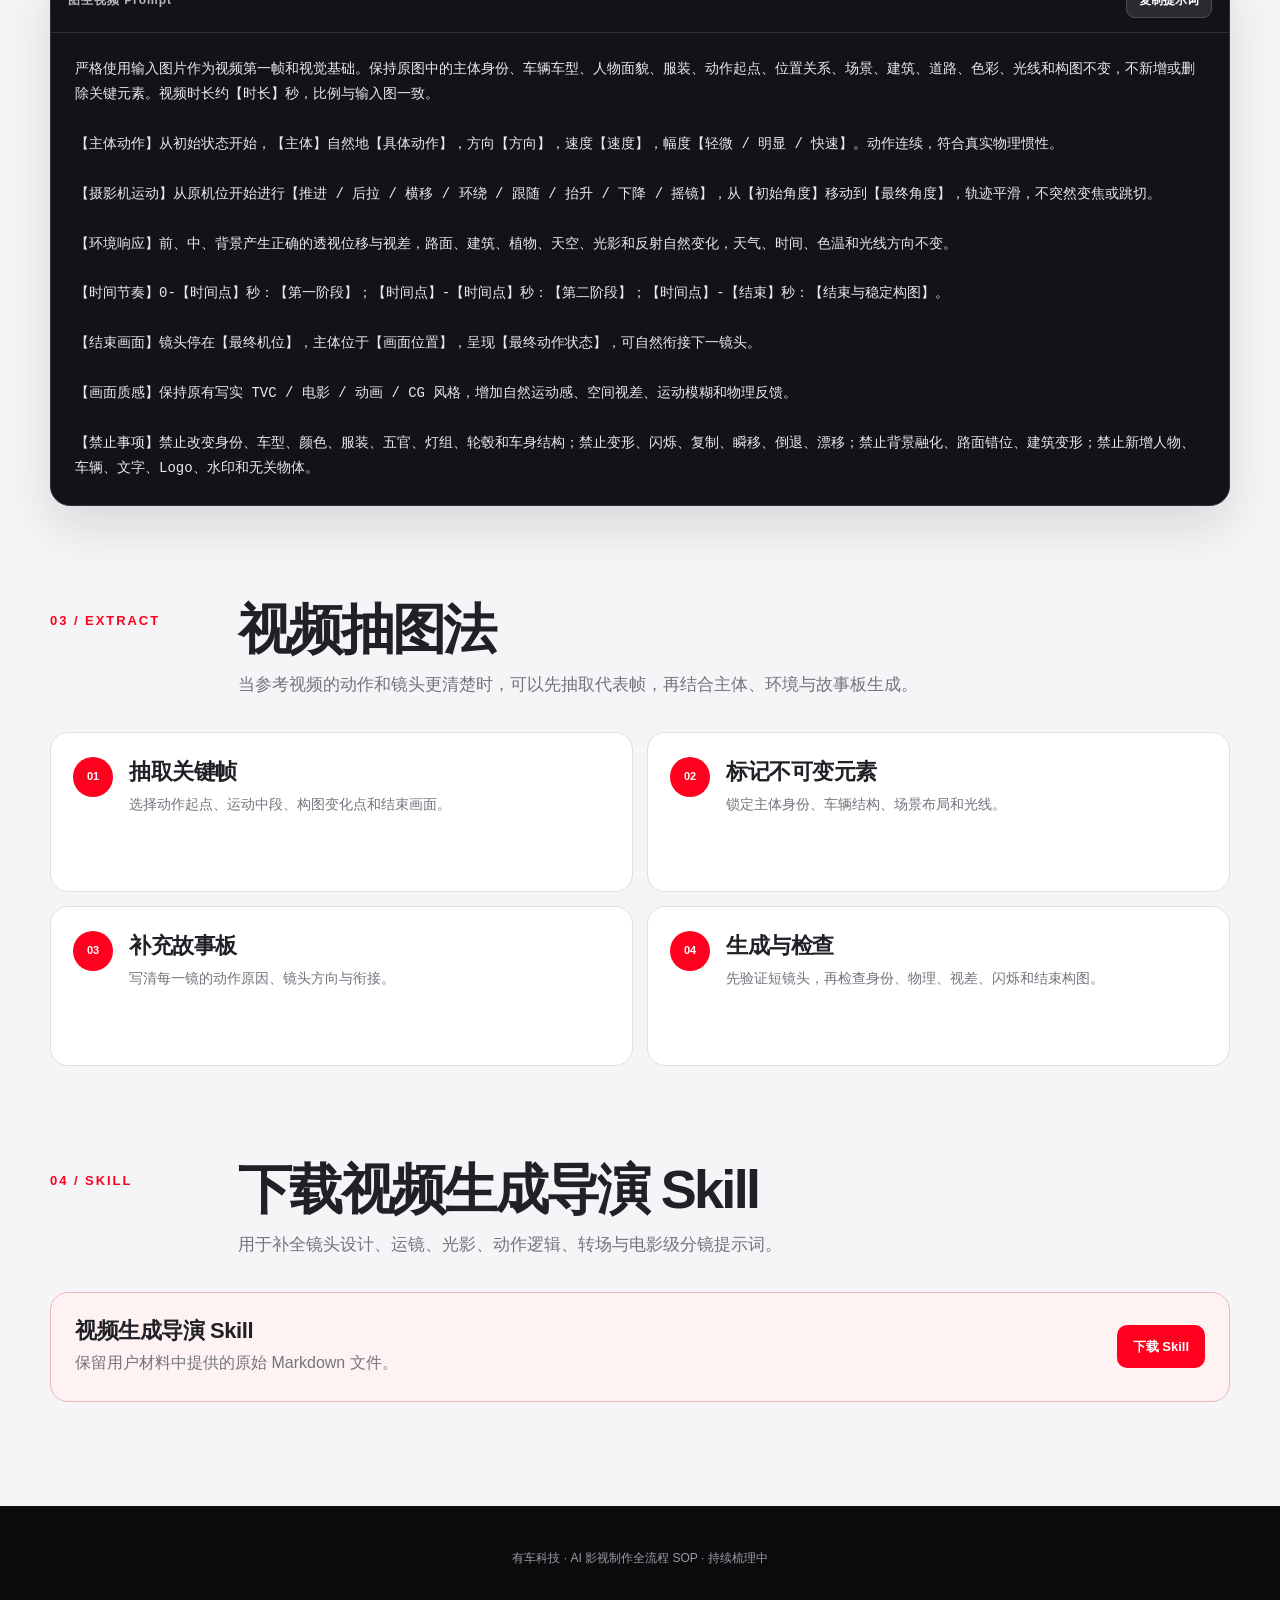
<file: ai-video-generation.html>
<!doctype html>
<html lang="zh-CN">
<head>
  <meta charset="utf-8">
  <meta name="viewport" content="width=device-width,initial-scale=1">
  <meta name="description" content="用一套稳定的 Shot 结构，把首帧、主体动作、摄影机、环境响应和结束画面说清楚。">
  <title>有车科技｜AI 视频生成</title>
  <link rel="stylesheet" href="assets/site.css">
</head>
<body class="topic-page">
  <div class="topic-return"><div class="wrap"><a href="index.html" aria-label="返回主页面">← 返回主页面</a></div></div>
  <header class="topic-hero" id="overview">
    <div class="wrap">
      <div class="topic-brand-row">
        <img class="topic-logo" src="assets/yoche-logo.png" alt="有车科技">
        <span class="topic-badge">AI影视新人训练 · 中期制作工作流</span>
      </div>
      <div class="topic-hero-grid">
        <div class="topic-hero-copy">
          <div class="eyebrow">PRODUCTION · AI 视频生成</div>
          <h1>先锁定第一帧，<br><span>再设计真实运动。</span></h1>
          <p>用一套稳定的 Shot 结构，把首帧、主体动作、摄影机、环境响应和结束画面说清楚。</p>
          <span class="status-pill">可用</span>
        </div>
        <aside class="topic-hero-card">
          <b>生成视频前，先确认三个重点</b>
          <div class="topic-hero-point"><span>01</span>主体和场景哪些不能改变？</div><div class="topic-hero-point"><span>02</span>动作与摄影机轨迹清楚吗？</div><div class="topic-hero-point"><span>03</span>结束画面能否自然衔接？</div>
          <p>AI 视频生成解决的是可执行性问题，不是单纯增加文档。</p>
        </aside>
      </div>
    </div>
  </header>
  <nav class="topic-navbar" aria-label="页面目录"><div class="wrap topic-nav-inner"><a href="#overview">总览</a><a href="#section-01">Shot 的七段写法</a><a href="#section-02">图生视频通用模板</a><a href="#section-03">视频抽图法</a><a href="#section-04">下载视频生成导演 Skill</a></div></nav>
  <main class="page"><section class="section" id="section-01">
    <div class="section-head"><div class="section-index">01 / SHOT</div><div><h2>Shot 的七段写法</h2><p class="lead">起始画面 → 主体动作 → 摄影机运动 → 环境运动 → 时间节奏 → 结束画面 → 视觉质感与稳定性限制。</p></div></div>
    <div class="gallery contain"><figure><img src="assets/images/video/seedance-shot-example.jpg" alt="Seedance Shot 示例" loading="lazy"><figcaption>按镜头拆解主体、场景、摄影机与动作</figcaption></figure></div>
  </section><section class="section" id="section-02">
    <div class="section-head"><div class="section-index">02 / PROMPT</div><div><h2>图生视频通用模板</h2><p class="lead">先锁定第一帧和不可变条件，再写运动。</p></div></div>
    <div class="prompt"><div class="prompt-head"><span class="prompt-label">图生视频 Prompt</span><button class="copy-btn" type="button" data-copy-target="prompt-video">复制提示词</button></div><pre id="prompt-video">严格使用输入图片作为视频第一帧和视觉基础。保持原图中的主体身份、车辆车型、人物面貌、服装、动作起点、位置关系、场景、建筑、道路、色彩、光线和构图不变，不新增或删除关键元素。视频时长约【时长】秒，比例与输入图一致。

【主体动作】从初始状态开始，【主体】自然地【具体动作】，方向【方向】，速度【速度】，幅度【轻微 / 明显 / 快速】。动作连续，符合真实物理惯性。

【摄影机运动】从原机位开始进行【推进 / 后拉 / 横移 / 环绕 / 跟随 / 抬升 / 下降 / 摇镜】，从【初始角度】移动到【最终角度】，轨迹平滑，不突然变焦或跳切。

【环境响应】前、中、背景产生正确的透视位移与视差，路面、建筑、植物、天空、光影和反射自然变化，天气、时间、色温和光线方向不变。

【时间节奏】0-【时间点】秒：【第一阶段】；【时间点】-【时间点】秒：【第二阶段】；【时间点】-【结束】秒：【结束与稳定构图】。

【结束画面】镜头停在【最终机位】，主体位于【画面位置】，呈现【最终动作状态】，可自然衔接下一镜头。

【画面质感】保持原有写实 TVC / 电影 / 动画 / CG 风格，增加自然运动感、空间视差、运动模糊和物理反馈。

【禁止事项】禁止改变身份、车型、颜色、服装、五官、灯组、轮毂和车身结构；禁止变形、闪烁、复制、瞬移、倒退、漂移；禁止背景融化、路面错位、建筑变形；禁止新增人物、车辆、文字、Logo、水印和无关物体。</pre></div>
  </section><section class="section" id="section-03">
    <div class="section-head"><div class="section-index">03 / EXTRACT</div><div><h2>视频抽图法</h2><p class="lead">当参考视频的动作和镜头更清楚时，可以先抽取代表帧，再结合主体、环境与故事板生成。</p></div></div>
    <div class="steps"><div class="step"><div><h3>抽取关键帧</h3><p>选择动作起点、运动中段、构图变化点和结束画面。</p></div></div><div class="step"><div><h3>标记不可变元素</h3><p>锁定主体身份、车辆结构、场景布局和光线。</p></div></div><div class="step"><div><h3>补充故事板</h3><p>写清每一镜的动作原因、镜头方向与衔接。</p></div></div><div class="step"><div><h3>生成与检查</h3><p>先验证短镜头，再检查身份、物理、视差、闪烁和结束构图。</p></div></div></div>
  </section><section class="section" id="section-04">
    <div class="section-head"><div class="section-index">04 / SKILL</div><div><h2>下载视频生成导演 Skill</h2><p class="lead">用于补全镜头设计、运镜、光影、动作逻辑、转场与电影级分镜提示词。</p></div></div>
    <div class="download-card"><div><h3>视频生成导演 Skill</h3><p>保留用户材料中提供的原始 Markdown 文件。</p></div><a class="download-btn" href="downloads/skills/video-prompt-director-SKILL.md" download>下载 Skill</a></div>
  </section></main>
  <footer class="footer">有车科技 · AI 影视制作全流程 SOP · 持续梳理中</footer>
  <script src="assets/site.js"></script>
</body>
</html>
</file>
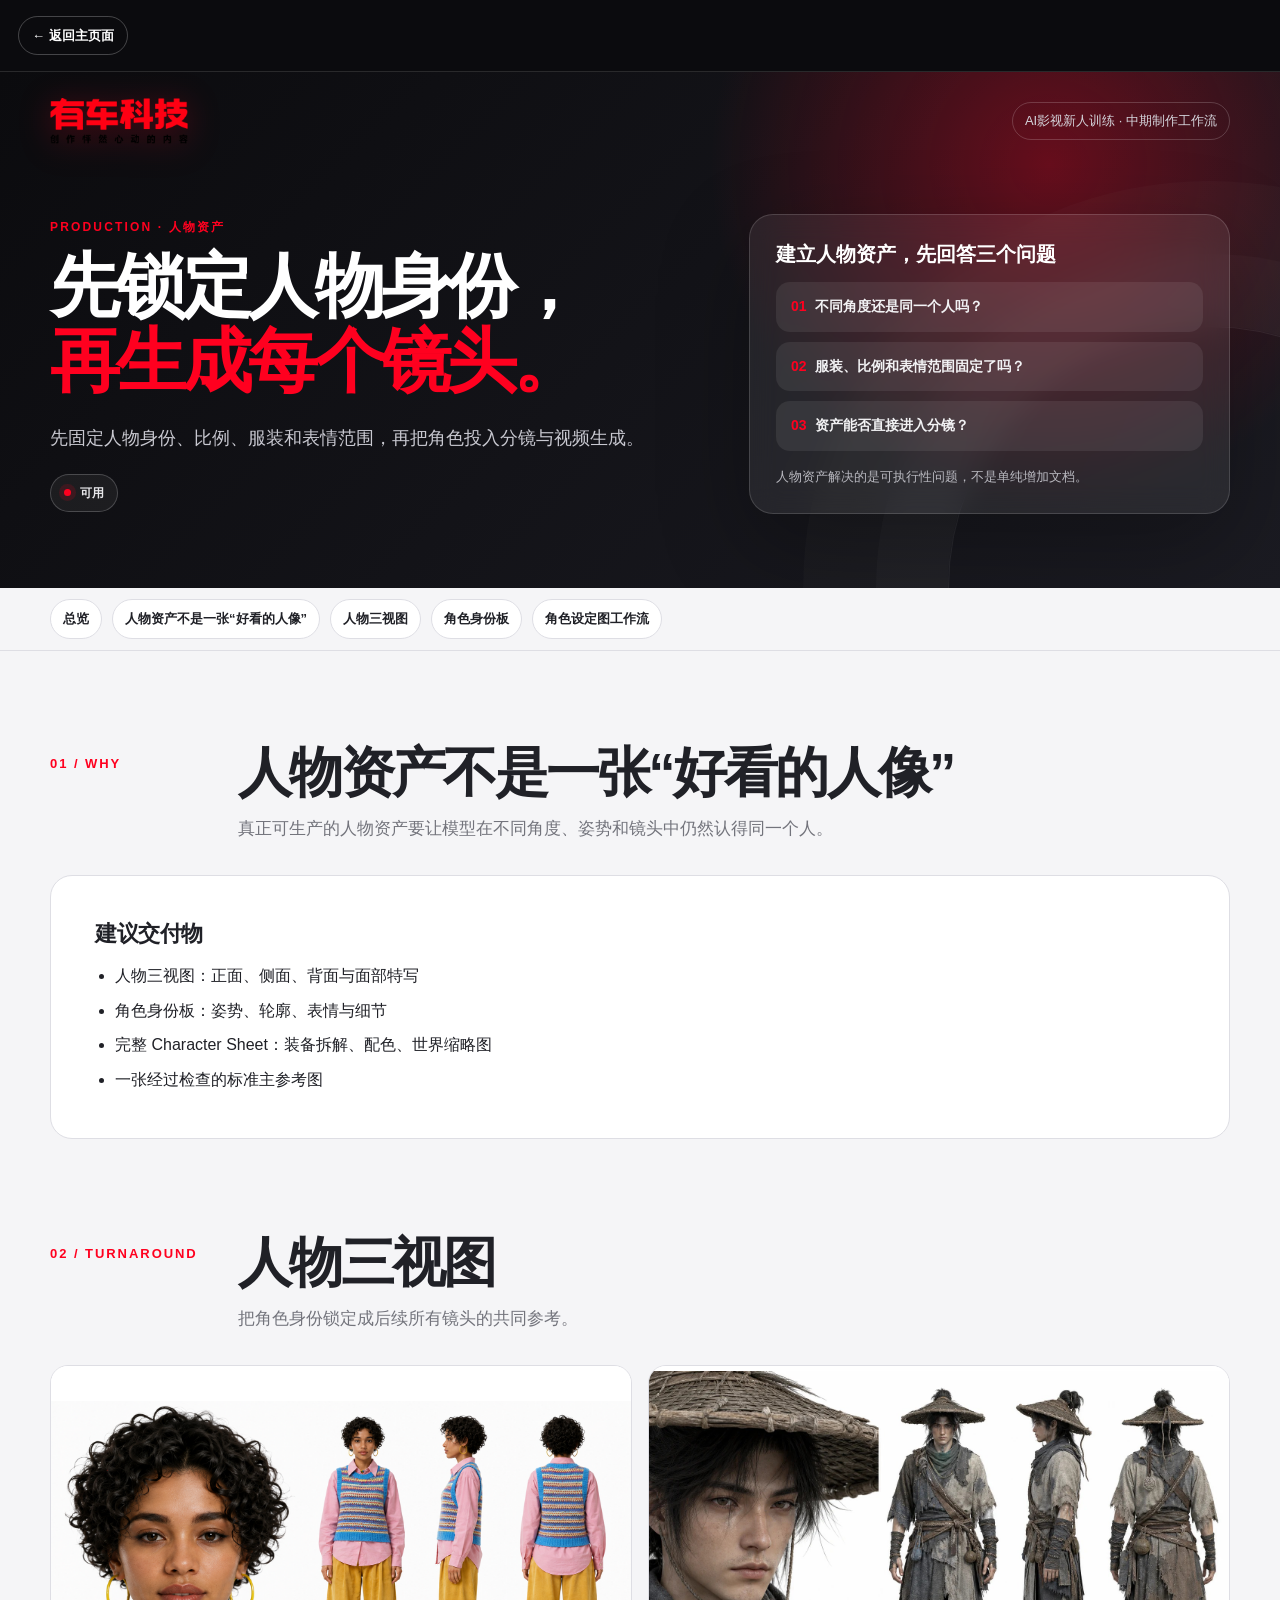
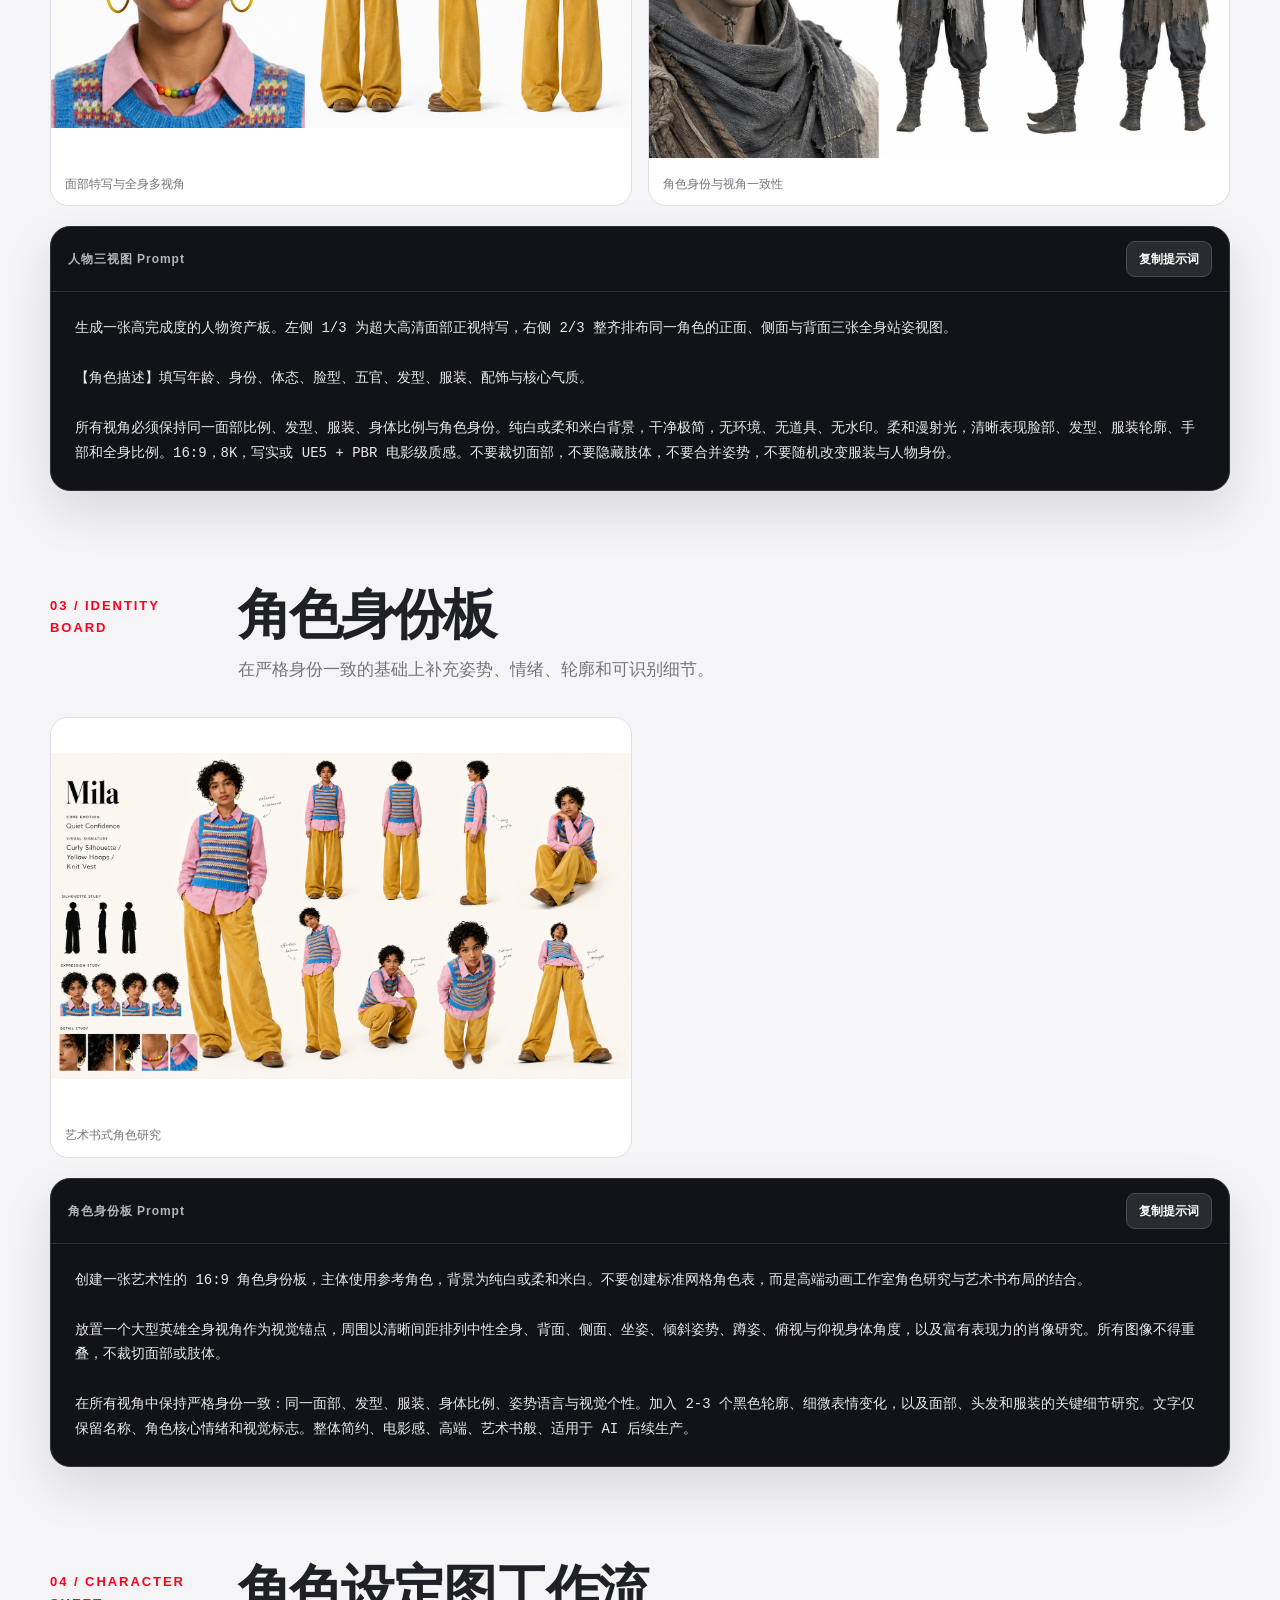
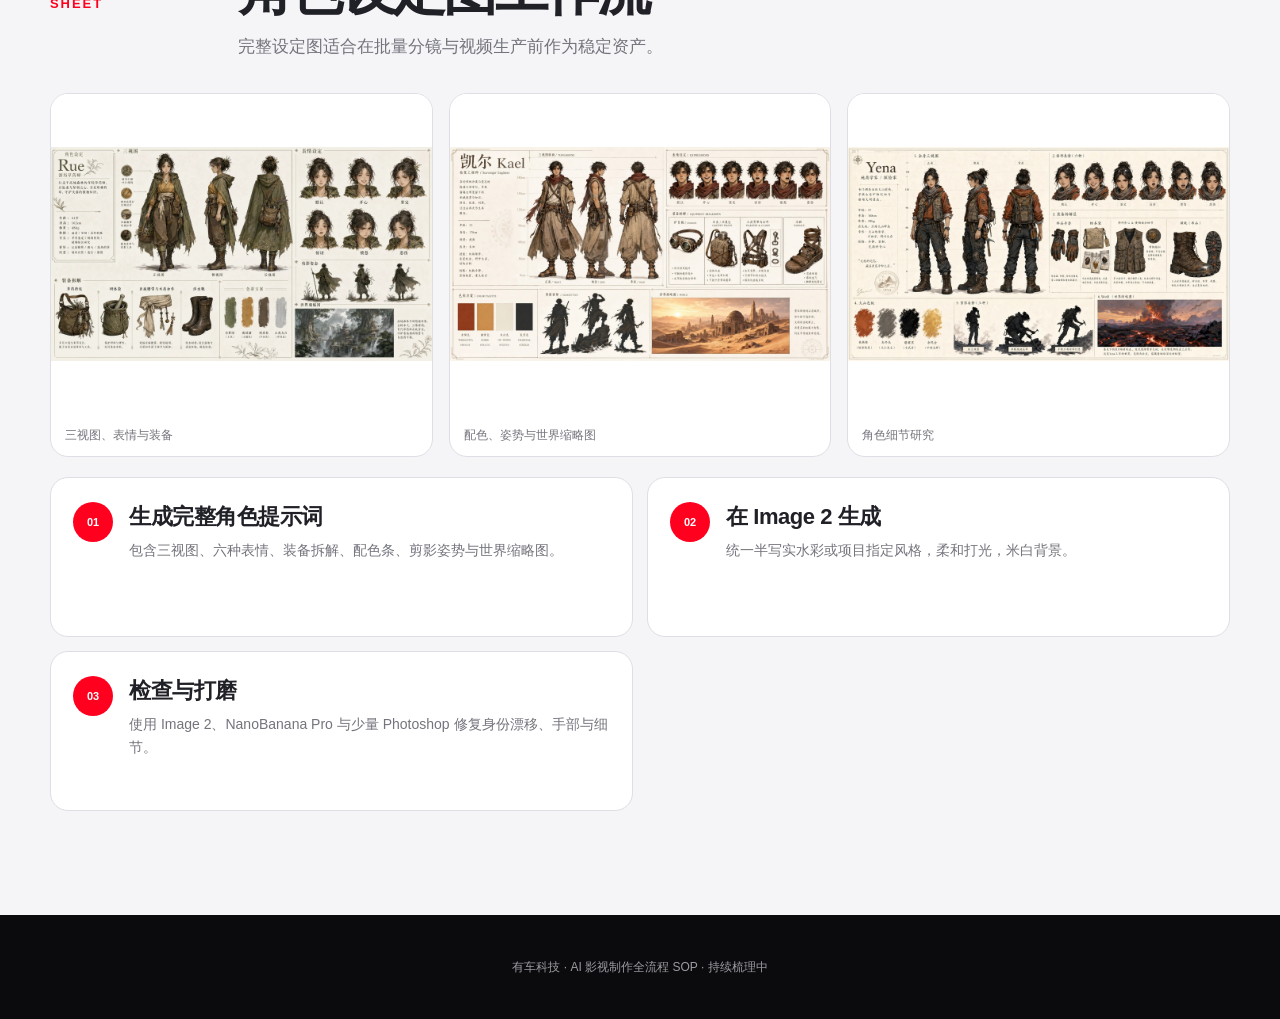
<file: character-assets.html>
<!doctype html>
<html lang="zh-CN">
<head>
  <meta charset="utf-8">
  <meta name="viewport" content="width=device-width,initial-scale=1">
  <meta name="description" content="先固定人物身份、比例、服装和表情范围，再把角色投入分镜与视频生成。">
  <title>有车科技｜人物资产</title>
  <link rel="stylesheet" href="assets/site.css">
</head>
<body class="topic-page">
  <div class="topic-return"><div class="wrap"><a href="index.html" aria-label="返回主页面">← 返回主页面</a></div></div>
  <header class="topic-hero" id="overview">
    <div class="wrap">
      <div class="topic-brand-row">
        <img class="topic-logo" src="assets/yoche-logo.png" alt="有车科技">
        <span class="topic-badge">AI影视新人训练 · 中期制作工作流</span>
      </div>
      <div class="topic-hero-grid">
        <div class="topic-hero-copy">
          <div class="eyebrow">PRODUCTION · 人物资产</div>
          <h1>先锁定人物身份，<br><span>再生成每个镜头。</span></h1>
          <p>先固定人物身份、比例、服装和表情范围，再把角色投入分镜与视频生成。</p>
          <span class="status-pill">可用</span>
        </div>
        <aside class="topic-hero-card">
          <b>建立人物资产，先回答三个问题</b>
          <div class="topic-hero-point"><span>01</span>不同角度还是同一个人吗？</div><div class="topic-hero-point"><span>02</span>服装、比例和表情范围固定了吗？</div><div class="topic-hero-point"><span>03</span>资产能否直接进入分镜？</div>
          <p>人物资产解决的是可执行性问题，不是单纯增加文档。</p>
        </aside>
      </div>
    </div>
  </header>
  <nav class="topic-navbar" aria-label="页面目录"><div class="wrap topic-nav-inner"><a href="#overview">总览</a><a href="#section-01">人物资产不是一张“好看的人像”</a><a href="#section-02">人物三视图</a><a href="#section-03">角色身份板</a><a href="#section-04">角色设定图工作流</a></div></nav>
  <main class="page"><section class="section" id="section-01">
    <div class="section-head"><div class="section-index">01 / WHY</div><div><h2>人物资产不是一张“好看的人像”</h2><p class="lead">真正可生产的人物资产要让模型在不同角度、姿势和镜头中仍然认得同一个人。</p></div></div>
    <div class="content-card"><h3>建议交付物</h3><ul><li>人物三视图：正面、侧面、背面与面部特写</li><li>角色身份板：姿势、轮廓、表情与细节</li><li>完整 Character Sheet：装备拆解、配色、世界缩略图</li><li>一张经过检查的标准主参考图</li></ul></div>
  </section><section class="section" id="section-02">
    <div class="section-head"><div class="section-index">02 / TURNAROUND</div><div><h2>人物三视图</h2><p class="lead">把角色身份锁定成后续所有镜头的共同参考。</p></div></div>
    <div class="gallery contain"><figure><img src="assets/images/character/character-turnaround.png" alt="人物三视图示例" loading="lazy"><figcaption>面部特写与全身多视角</figcaption></figure><figure><img src="assets/images/character/character-turnaround-reference.jpg" alt="人物三视图参考" loading="lazy"><figcaption>角色身份与视角一致性</figcaption></figure></div><div class="prompt"><div class="prompt-head"><span class="prompt-label">人物三视图 Prompt</span><button class="copy-btn" type="button" data-copy-target="prompt-character-turnaround">复制提示词</button></div><pre id="prompt-character-turnaround">生成一张高完成度的人物资产板。左侧 1/3 为超大高清面部正视特写，右侧 2/3 整齐排布同一角色的正面、侧面与背面三张全身站姿视图。

【角色描述】填写年龄、身份、体态、脸型、五官、发型、服装、配饰与核心气质。

所有视角必须保持同一面部比例、发型、服装、身体比例与角色身份。纯白或柔和米白背景，干净极简，无环境、无道具、无水印。柔和漫射光，清晰表现脸部、发型、服装轮廓、手部和全身比例。16:9，8K，写实或 UE5 + PBR 电影级质感。不要裁切面部，不要隐藏肢体，不要合并姿势，不要随机改变服装与人物身份。</pre></div>
  </section><section class="section" id="section-03">
    <div class="section-head"><div class="section-index">03 / IDENTITY BOARD</div><div><h2>角色身份板</h2><p class="lead">在严格身份一致的基础上补充姿势、情绪、轮廓和可识别细节。</p></div></div>
    <div class="gallery contain"><figure><img src="assets/images/character/character-identity-board.png" alt="电影感角色身份板" loading="lazy"><figcaption>艺术书式角色研究</figcaption></figure></div><div class="prompt"><div class="prompt-head"><span class="prompt-label">角色身份板 Prompt</span><button class="copy-btn" type="button" data-copy-target="prompt-identity-board">复制提示词</button></div><pre id="prompt-identity-board">创建一张艺术性的 16:9 角色身份板，主体使用参考角色，背景为纯白或柔和米白。不要创建标准网格角色表，而是高端动画工作室角色研究与艺术书布局的结合。

放置一个大型英雄全身视角作为视觉锚点，周围以清晰间距排列中性全身、背面、侧面、坐姿、倾斜姿势、蹲姿、俯视与仰视身体角度，以及富有表现力的肖像研究。所有图像不得重叠，不裁切面部或肢体。

在所有视角中保持严格身份一致：同一面部、发型、服装、身体比例、姿势语言与视觉个性。加入 2-3 个黑色轮廓、细微表情变化，以及面部、头发和服装的关键细节研究。文字仅保留名称、角色核心情绪和视觉标志。整体简约、电影感、高端、艺术书般、适用于 AI 后续生产。</pre></div>
  </section><section class="section" id="section-04">
    <div class="section-head"><div class="section-index">04 / CHARACTER SHEET</div><div><h2>角色设定图工作流</h2><p class="lead">完整设定图适合在批量分镜与视频生产前作为稳定资产。</p></div></div>
    <div class="gallery three contain"><figure><img src="assets/images/character/character-sheet-1.jpg" alt="角色设定图一" loading="lazy"><figcaption>三视图、表情与装备</figcaption></figure><figure><img src="assets/images/character/character-sheet-2.jpg" alt="角色设定图二" loading="lazy"><figcaption>配色、姿势与世界缩略图</figcaption></figure><figure><img src="assets/images/character/character-sheet-3.jpg" alt="角色设定图三" loading="lazy"><figcaption>角色细节研究</figcaption></figure></div><div class="steps"><div class="step"><div><h3>生成完整角色提示词</h3><p>包含三视图、六种表情、装备拆解、配色条、剪影姿势与世界缩略图。</p></div></div><div class="step"><div><h3>在 Image 2 生成</h3><p>统一半写实水彩或项目指定风格，柔和打光，米白背景。</p></div></div><div class="step"><div><h3>检查与打磨</h3><p>使用 Image 2、NanoBanana Pro 与少量 Photoshop 修复身份漂移、手部与细节。</p></div></div></div>
  </section></main>
  <footer class="footer">有车科技 · AI 影视制作全流程 SOP · 持续梳理中</footer>
  <script src="assets/site.js"></script>
</body>
</html>
</file>
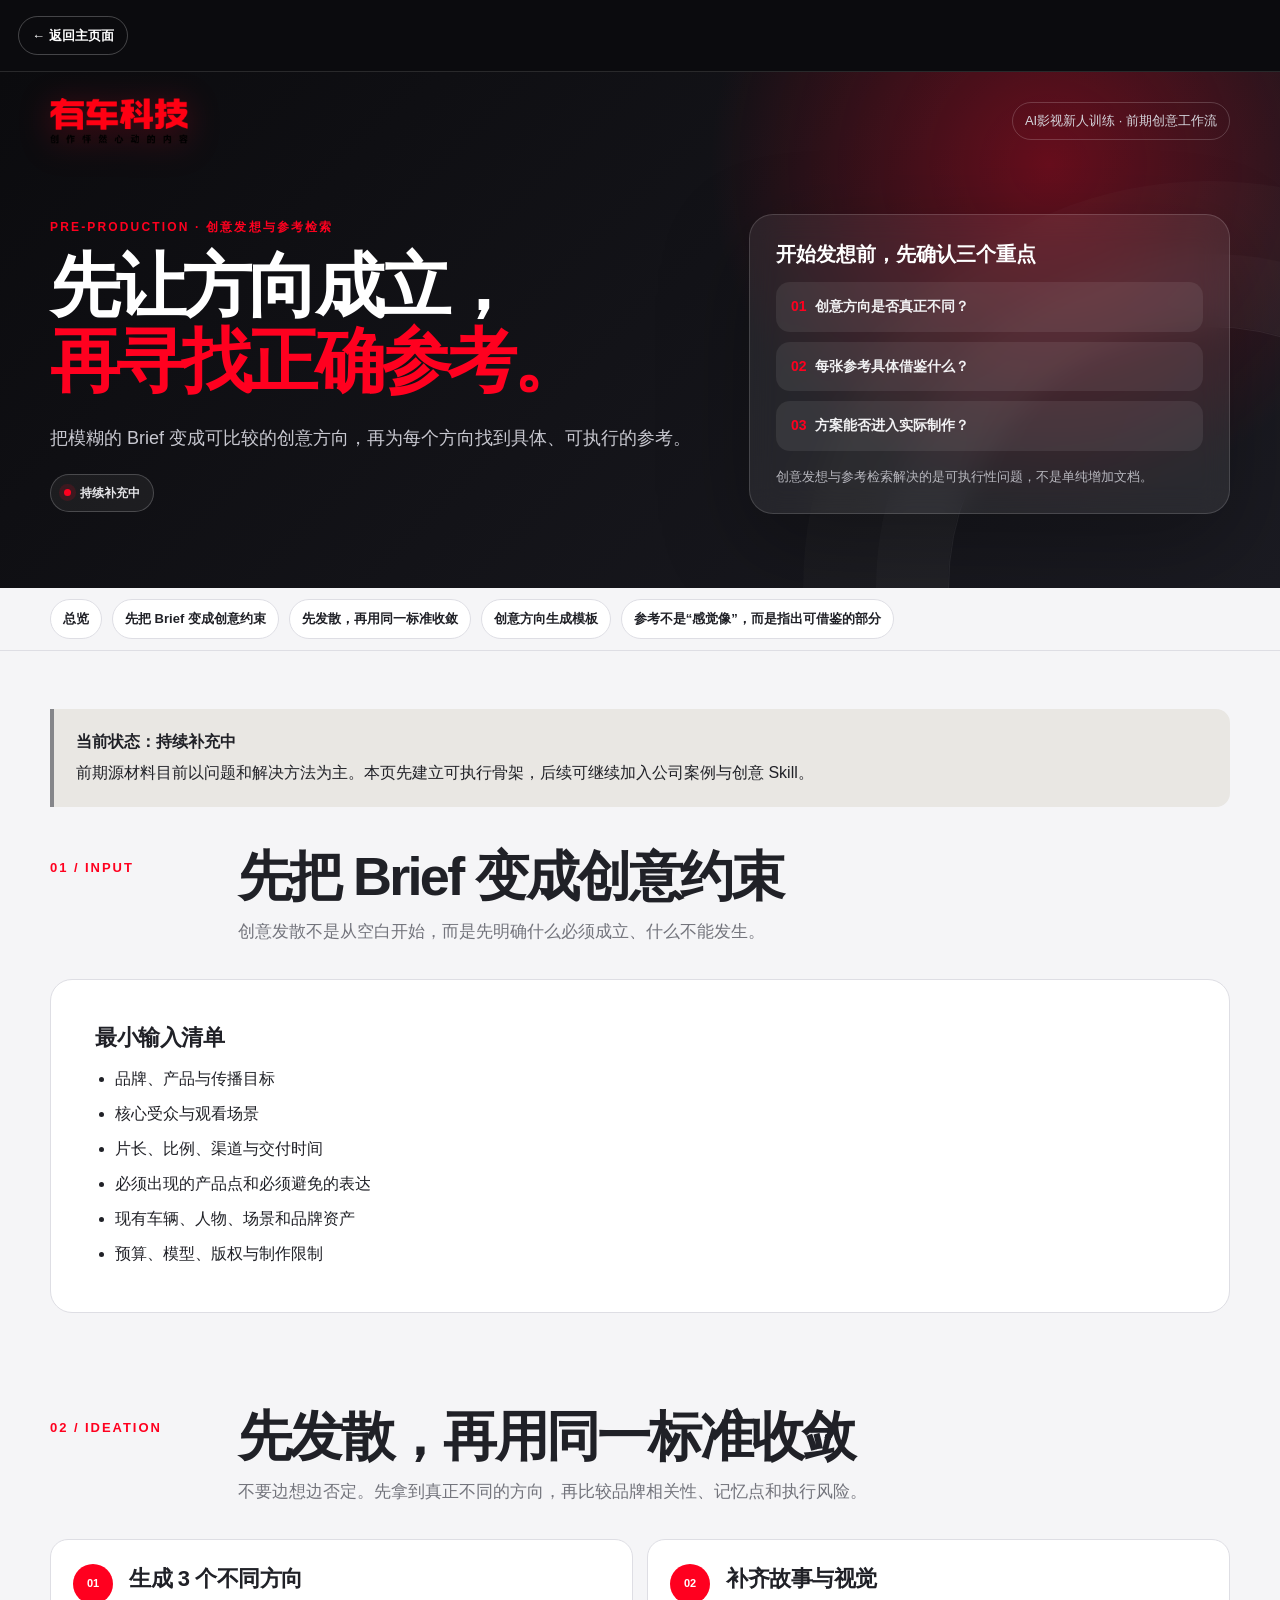
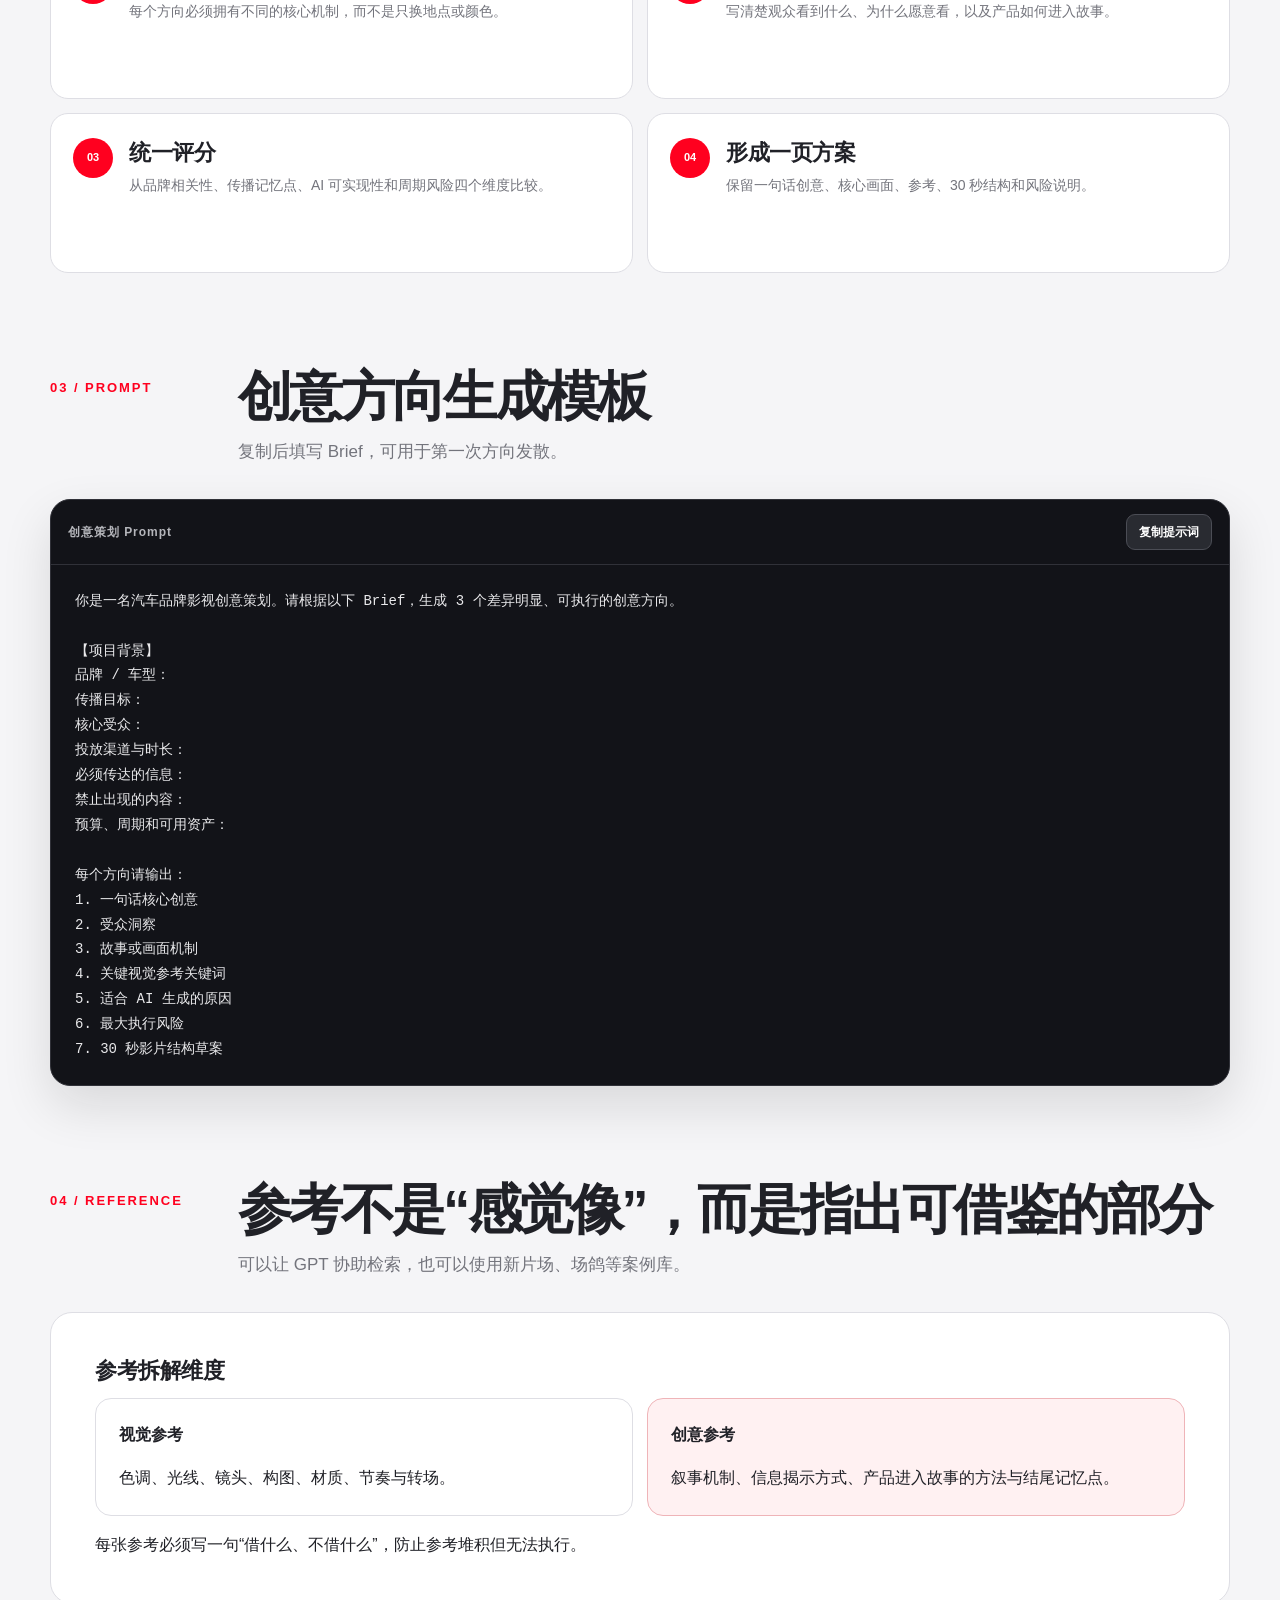
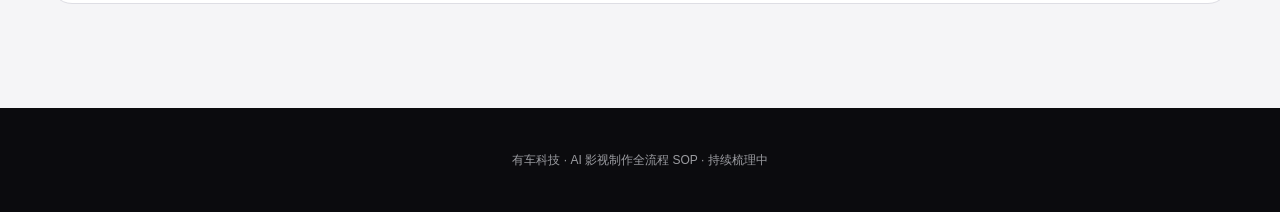
<file: creative-ideation.html>
<!doctype html>
<html lang="zh-CN">
<head>
  <meta charset="utf-8">
  <meta name="viewport" content="width=device-width,initial-scale=1">
  <meta name="description" content="把模糊的 Brief 变成可比较的创意方向，再为每个方向找到具体、可执行的参考。">
  <title>有车科技｜创意发想与参考检索</title>
  <link rel="stylesheet" href="assets/site.css">
</head>
<body class="topic-page">
  <div class="topic-return"><div class="wrap"><a href="index.html" aria-label="返回主页面">← 返回主页面</a></div></div>
  <header class="topic-hero" id="overview">
    <div class="wrap">
      <div class="topic-brand-row">
        <img class="topic-logo" src="assets/yoche-logo.png" alt="有车科技">
        <span class="topic-badge">AI影视新人训练 · 前期创意工作流</span>
      </div>
      <div class="topic-hero-grid">
        <div class="topic-hero-copy">
          <div class="eyebrow">PRE-PRODUCTION · 创意发想与参考检索</div>
          <h1>先让方向成立，<br><span>再寻找正确参考。</span></h1>
          <p>把模糊的 Brief 变成可比较的创意方向，再为每个方向找到具体、可执行的参考。</p>
          <span class="status-pill">持续补充中</span>
        </div>
        <aside class="topic-hero-card">
          <b>开始发想前，先确认三个重点</b>
          <div class="topic-hero-point"><span>01</span>创意方向是否真正不同？</div><div class="topic-hero-point"><span>02</span>每张参考具体借鉴什么？</div><div class="topic-hero-point"><span>03</span>方案能否进入实际制作？</div>
          <p>创意发想与参考检索解决的是可执行性问题，不是单纯增加文档。</p>
        </aside>
      </div>
    </div>
  </header>
  <nav class="topic-navbar" aria-label="页面目录"><div class="wrap topic-nav-inner"><a href="#overview">总览</a><a href="#section-01">先把 Brief 变成创意约束</a><a href="#section-02">先发散，再用同一标准收敛</a><a href="#section-03">创意方向生成模板</a><a href="#section-04">参考不是“感觉像”，而是指出可借鉴的部分</a></div></nav>
  <main class="page"><div class="notice wip"><strong>当前状态：持续补充中</strong>前期源材料目前以问题和解决方法为主。本页先建立可执行骨架，后续可继续加入公司案例与创意 Skill。</div><section class="section" id="section-01">
    <div class="section-head"><div class="section-index">01 / INPUT</div><div><h2>先把 Brief 变成创意约束</h2><p class="lead">创意发散不是从空白开始，而是先明确什么必须成立、什么不能发生。</p></div></div>
    <div class="content-card"><h3>最小输入清单</h3><ul><li>品牌、产品与传播目标</li><li>核心受众与观看场景</li><li>片长、比例、渠道与交付时间</li><li>必须出现的产品点和必须避免的表达</li><li>现有车辆、人物、场景和品牌资产</li><li>预算、模型、版权与制作限制</li></ul></div>
  </section><section class="section" id="section-02">
    <div class="section-head"><div class="section-index">02 / IDEATION</div><div><h2>先发散，再用同一标准收敛</h2><p class="lead">不要边想边否定。先拿到真正不同的方向，再比较品牌相关性、记忆点和执行风险。</p></div></div>
    <div class="steps"><div class="step"><div><h3>生成 3 个不同方向</h3><p>每个方向必须拥有不同的核心机制，而不是只换地点或颜色。</p></div></div><div class="step"><div><h3>补齐故事与视觉</h3><p>写清楚观众看到什么、为什么愿意看，以及产品如何进入故事。</p></div></div><div class="step"><div><h3>统一评分</h3><p>从品牌相关性、传播记忆点、AI 可实现性和周期风险四个维度比较。</p></div></div><div class="step"><div><h3>形成一页方案</h3><p>保留一句话创意、核心画面、参考、30 秒结构和风险说明。</p></div></div></div>
  </section><section class="section" id="section-03">
    <div class="section-head"><div class="section-index">03 / PROMPT</div><div><h2>创意方向生成模板</h2><p class="lead">复制后填写 Brief，可用于第一次方向发散。</p></div></div>
    <div class="prompt"><div class="prompt-head"><span class="prompt-label">创意策划 Prompt</span><button class="copy-btn" type="button" data-copy-target="prompt-creative">复制提示词</button></div><pre id="prompt-creative">你是一名汽车品牌影视创意策划。请根据以下 Brief，生成 3 个差异明显、可执行的创意方向。

【项目背景】
品牌 / 车型：
传播目标：
核心受众：
投放渠道与时长：
必须传达的信息：
禁止出现的内容：
预算、周期和可用资产：

每个方向请输出：
1. 一句话核心创意
2. 受众洞察
3. 故事或画面机制
4. 关键视觉参考关键词
5. 适合 AI 生成的原因
6. 最大执行风险
7. 30 秒影片结构草案

三个方向不能只是换场景，必须在叙事逻辑、视觉机制或情绪上真正不同。</pre></div>
  </section><section class="section" id="section-04">
    <div class="section-head"><div class="section-index">04 / REFERENCE</div><div><h2>参考不是“感觉像”，而是指出可借鉴的部分</h2><p class="lead">可以让 GPT 协助检索，也可以使用新片场、场鸽等案例库。</p></div></div>
    <div class="content-card"><h3>参考拆解维度</h3><div class="compare"><div><b>视觉参考</b><p>色调、光线、镜头、构图、材质、节奏与转场。</p></div><div class="accent"><b>创意参考</b><p>叙事机制、信息揭示方式、产品进入故事的方法与结尾记忆点。</p></div></div><p>每张参考必须写一句“借什么、不借什么”，防止参考堆积但无法执行。</p></div>
  </section></main>
  <footer class="footer">有车科技 · AI 影视制作全流程 SOP · 持续梳理中</footer>
  <script src="assets/site.js"></script>
</body>
</html>
</file>
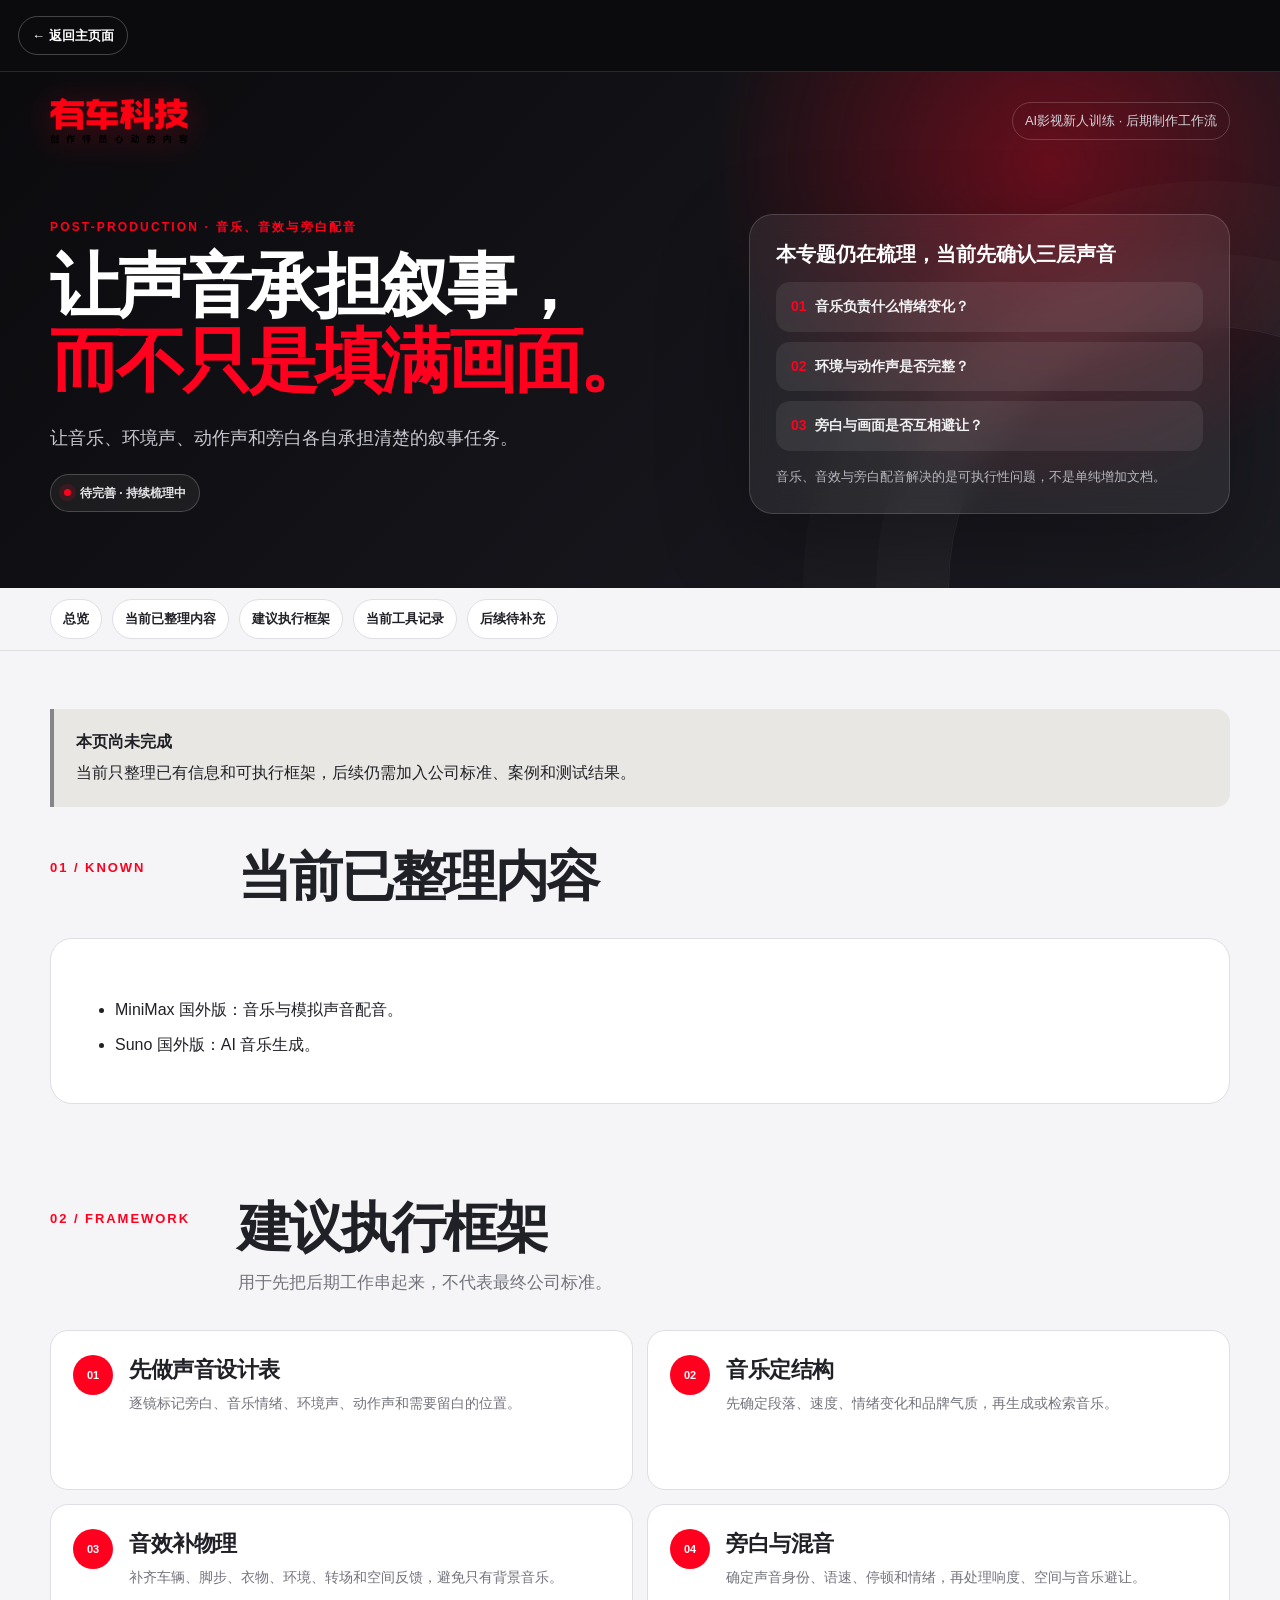
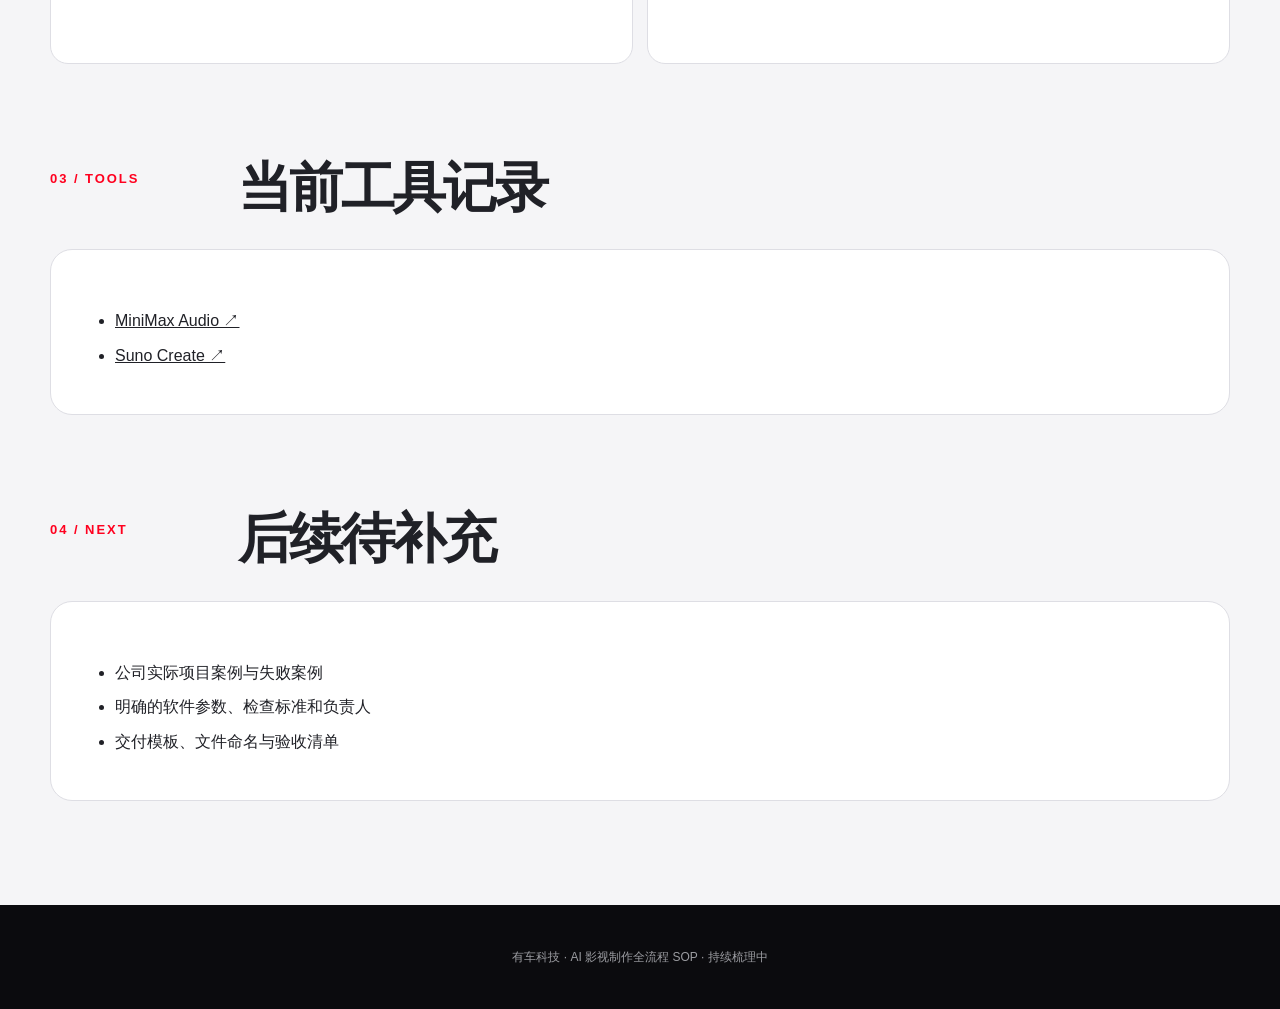
<file: post-audio.html>
<!doctype html>
<html lang="zh-CN">
<head>
  <meta charset="utf-8">
  <meta name="viewport" content="width=device-width,initial-scale=1">
  <meta name="description" content="让音乐、环境声、动作声和旁白各自承担清楚的叙事任务。">
  <title>有车科技｜音乐、音效与旁白配音</title>
  <link rel="stylesheet" href="assets/site.css">
</head>
<body class="topic-page topic-page-draft">
  <div class="topic-return"><div class="wrap"><a href="index.html" aria-label="返回主页面">← 返回主页面</a></div></div>
  <header class="topic-hero" id="overview">
    <div class="wrap">
      <div class="topic-brand-row">
        <img class="topic-logo" src="assets/yoche-logo.png" alt="有车科技">
        <span class="topic-badge">AI影视新人训练 · 后期制作工作流</span>
      </div>
      <div class="topic-hero-grid">
        <div class="topic-hero-copy">
          <div class="eyebrow">POST-PRODUCTION · 音乐、音效与旁白配音</div>
          <h1>让声音承担叙事，<br><span>而不只是填满画面。</span></h1>
          <p>让音乐、环境声、动作声和旁白各自承担清楚的叙事任务。</p>
          <span class="status-pill">待完善 · 持续梳理中</span>
        </div>
        <aside class="topic-hero-card">
          <b>本专题仍在梳理，当前先确认三层声音</b>
          <div class="topic-hero-point"><span>01</span>音乐负责什么情绪变化？</div><div class="topic-hero-point"><span>02</span>环境与动作声是否完整？</div><div class="topic-hero-point"><span>03</span>旁白与画面是否互相避让？</div>
          <p>音乐、音效与旁白配音解决的是可执行性问题，不是单纯增加文档。</p>
        </aside>
      </div>
    </div>
  </header>
  <nav class="topic-navbar" aria-label="页面目录"><div class="wrap topic-nav-inner"><a href="#overview">总览</a><a href="#section-01">当前已整理内容</a><a href="#section-02">建议执行框架</a><a href="#section-03">当前工具记录</a><a href="#section-04">后续待补充</a></div></nav>
  <main class="page"><div class="notice wip"><strong>本页尚未完成</strong>当前只整理已有信息和可执行框架，后续仍需加入公司标准、案例和测试结果。</div><section class="section" id="section-01">
    <div class="section-head"><div class="section-index">01 / KNOWN</div><div><h2>当前已整理内容</h2></div></div>
    <div class="content-card"><ul><li>MiniMax 国外版：音乐与模拟声音配音。</li><li>Suno 国外版：AI 音乐生成。</li></ul></div>
  </section><section class="section" id="section-02">
    <div class="section-head"><div class="section-index">02 / FRAMEWORK</div><div><h2>建议执行框架</h2><p class="lead">用于先把后期工作串起来，不代表最终公司标准。</p></div></div>
    <div class="steps"><div class="step"><div><h3>先做声音设计表</h3><p>逐镜标记旁白、音乐情绪、环境声、动作声和需要留白的位置。</p></div></div><div class="step"><div><h3>音乐定结构</h3><p>先确定段落、速度、情绪变化和品牌气质，再生成或检索音乐。</p></div></div><div class="step"><div><h3>音效补物理</h3><p>补齐车辆、脚步、衣物、环境、转场和空间反馈，避免只有背景音乐。</p></div></div><div class="step"><div><h3>旁白与混音</h3><p>确定声音身份、语速、停顿和情绪，再处理响度、空间与音乐避让。</p></div></div></div>
  </section><section class="section" id="section-03">
    <div class="section-head"><div class="section-index">03 / TOOLS</div><div><h2>当前工具记录</h2></div></div>
    <div class="content-card"><ul><li><a href="https://www.minimax.io/audio" target="_blank" rel="noopener noreferrer">MiniMax Audio ↗</a></li><li><a href="https://suno.com/create" target="_blank" rel="noopener noreferrer">Suno Create ↗</a></li></ul></div>
  </section><section class="section" id="section-04">
    <div class="section-head"><div class="section-index">04 / NEXT</div><div><h2>后续待补充</h2></div></div>
    <div class="content-card"><ul><li>公司实际项目案例与失败案例</li><li>明确的软件参数、检查标准和负责人</li><li>交付模板、文件命名与验收清单</li></ul></div>
  </section></main>
  <footer class="footer">有车科技 · AI 影视制作全流程 SOP · 持续梳理中</footer>
  <script src="assets/site.js"></script>
</body>
</html>
</file>
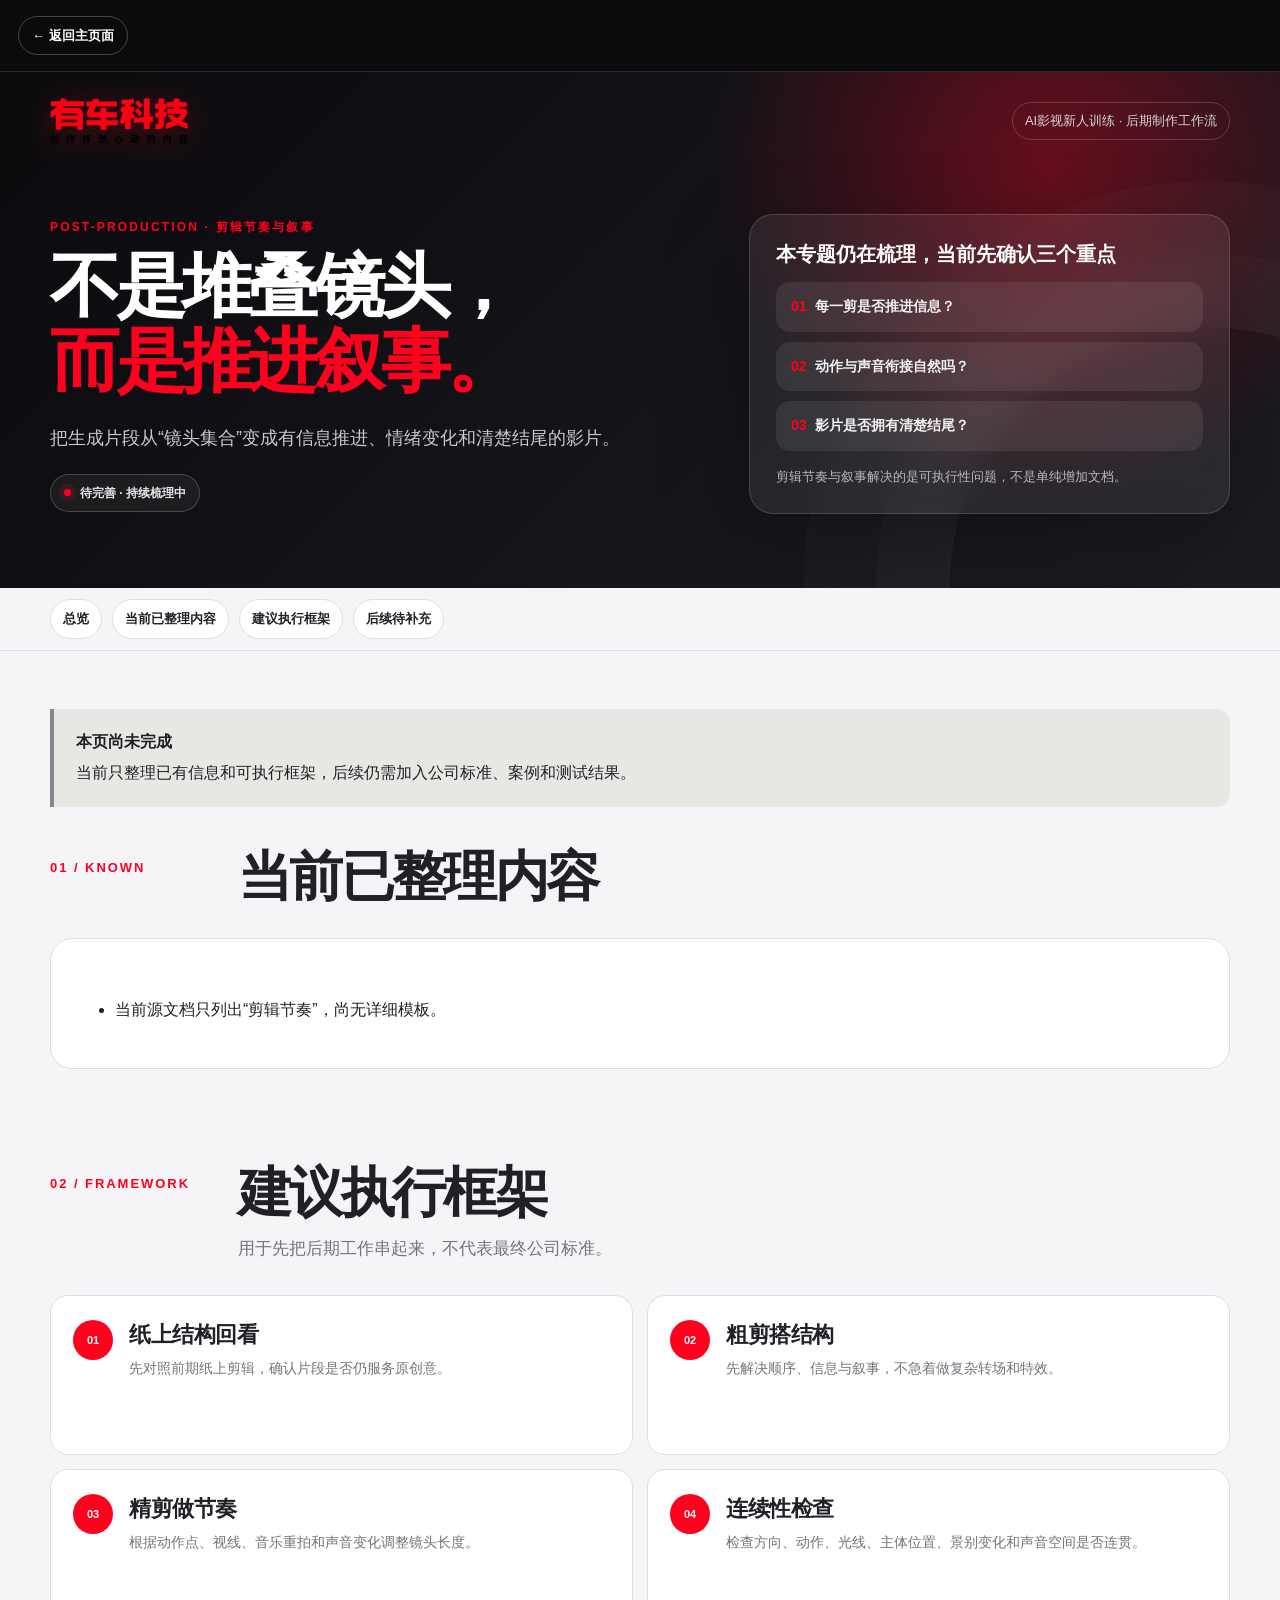
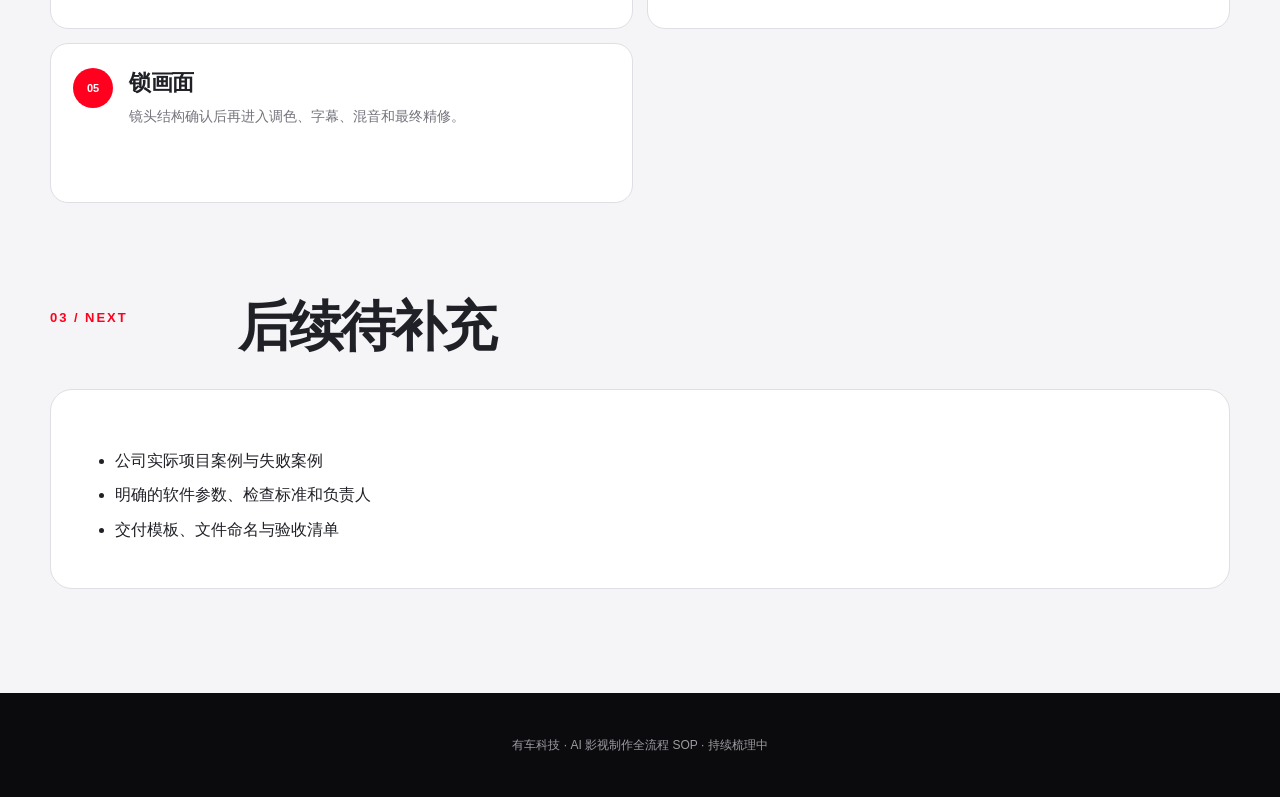
<file: post-editing.html>
<!doctype html>
<html lang="zh-CN">
<head>
  <meta charset="utf-8">
  <meta name="viewport" content="width=device-width,initial-scale=1">
  <meta name="description" content="把生成片段从“镜头集合”变成有信息推进、情绪变化和清楚结尾的影片。">
  <title>有车科技｜剪辑节奏与叙事</title>
  <link rel="stylesheet" href="assets/site.css">
</head>
<body class="topic-page topic-page-draft">
  <div class="topic-return"><div class="wrap"><a href="index.html" aria-label="返回主页面">← 返回主页面</a></div></div>
  <header class="topic-hero" id="overview">
    <div class="wrap">
      <div class="topic-brand-row">
        <img class="topic-logo" src="assets/yoche-logo.png" alt="有车科技">
        <span class="topic-badge">AI影视新人训练 · 后期制作工作流</span>
      </div>
      <div class="topic-hero-grid">
        <div class="topic-hero-copy">
          <div class="eyebrow">POST-PRODUCTION · 剪辑节奏与叙事</div>
          <h1>不是堆叠镜头，<br><span>而是推进叙事。</span></h1>
          <p>把生成片段从“镜头集合”变成有信息推进、情绪变化和清楚结尾的影片。</p>
          <span class="status-pill">待完善 · 持续梳理中</span>
        </div>
        <aside class="topic-hero-card">
          <b>本专题仍在梳理，当前先确认三个重点</b>
          <div class="topic-hero-point"><span>01</span>每一剪是否推进信息？</div><div class="topic-hero-point"><span>02</span>动作与声音衔接自然吗？</div><div class="topic-hero-point"><span>03</span>影片是否拥有清楚结尾？</div>
          <p>剪辑节奏与叙事解决的是可执行性问题，不是单纯增加文档。</p>
        </aside>
      </div>
    </div>
  </header>
  <nav class="topic-navbar" aria-label="页面目录"><div class="wrap topic-nav-inner"><a href="#overview">总览</a><a href="#section-01">当前已整理内容</a><a href="#section-02">建议执行框架</a><a href="#section-03">后续待补充</a></div></nav>
  <main class="page"><div class="notice wip"><strong>本页尚未完成</strong>当前只整理已有信息和可执行框架，后续仍需加入公司标准、案例和测试结果。</div><section class="section" id="section-01">
    <div class="section-head"><div class="section-index">01 / KNOWN</div><div><h2>当前已整理内容</h2></div></div>
    <div class="content-card"><ul><li>当前源文档只列出“剪辑节奏”，尚无详细模板。</li></ul></div>
  </section><section class="section" id="section-02">
    <div class="section-head"><div class="section-index">02 / FRAMEWORK</div><div><h2>建议执行框架</h2><p class="lead">用于先把后期工作串起来，不代表最终公司标准。</p></div></div>
    <div class="steps"><div class="step"><div><h3>纸上结构回看</h3><p>先对照前期纸上剪辑，确认片段是否仍服务原创意。</p></div></div><div class="step"><div><h3>粗剪搭结构</h3><p>先解决顺序、信息与叙事，不急着做复杂转场和特效。</p></div></div><div class="step"><div><h3>精剪做节奏</h3><p>根据动作点、视线、音乐重拍和声音变化调整镜头长度。</p></div></div><div class="step"><div><h3>连续性检查</h3><p>检查方向、动作、光线、主体位置、景别变化和声音空间是否连贯。</p></div></div><div class="step"><div><h3>锁画面</h3><p>镜头结构确认后再进入调色、字幕、混音和最终精修。</p></div></div></div>
  </section><section class="section" id="section-03">
    <div class="section-head"><div class="section-index">03 / NEXT</div><div><h2>后续待补充</h2></div></div>
    <div class="content-card"><ul><li>公司实际项目案例与失败案例</li><li>明确的软件参数、检查标准和负责人</li><li>交付模板、文件命名与验收清单</li></ul></div>
  </section></main>
  <footer class="footer">有车科技 · AI 影视制作全流程 SOP · 持续梳理中</footer>
  <script src="assets/site.js"></script>
</body>
</html>
</file>
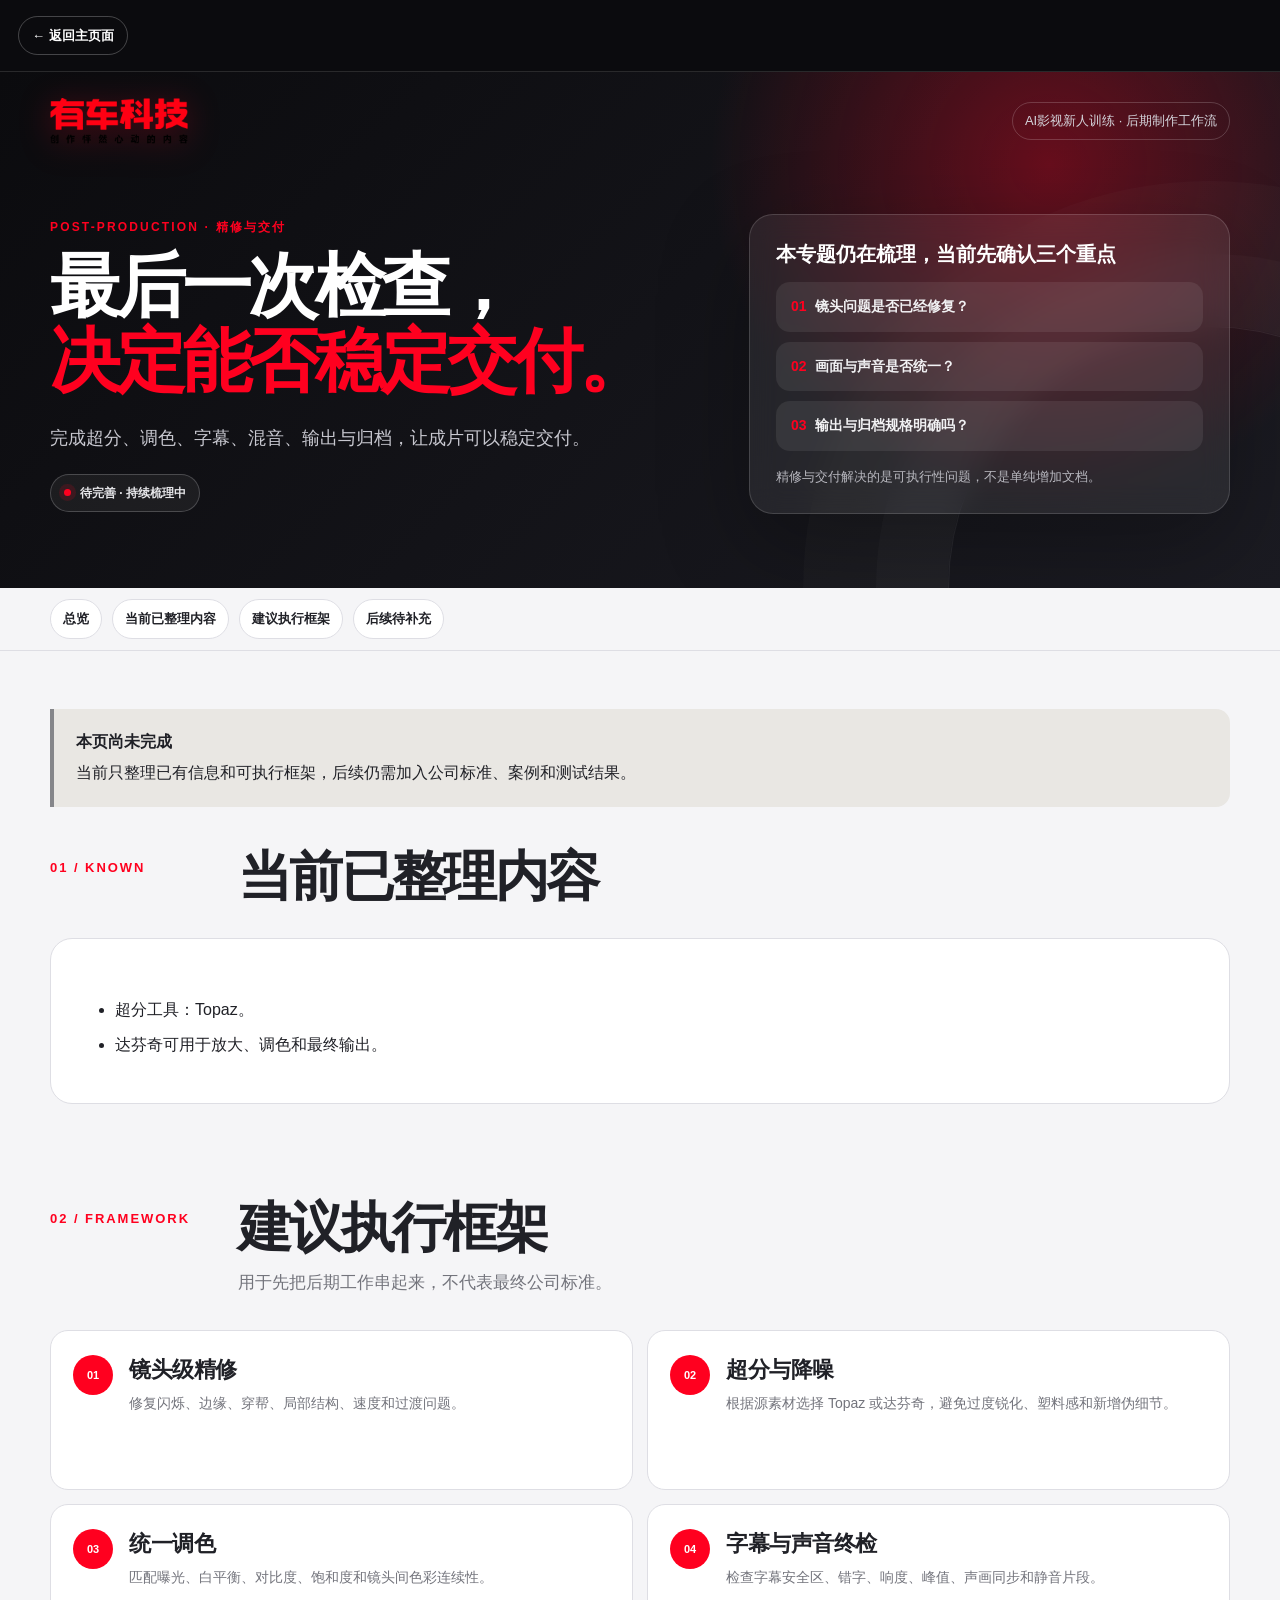
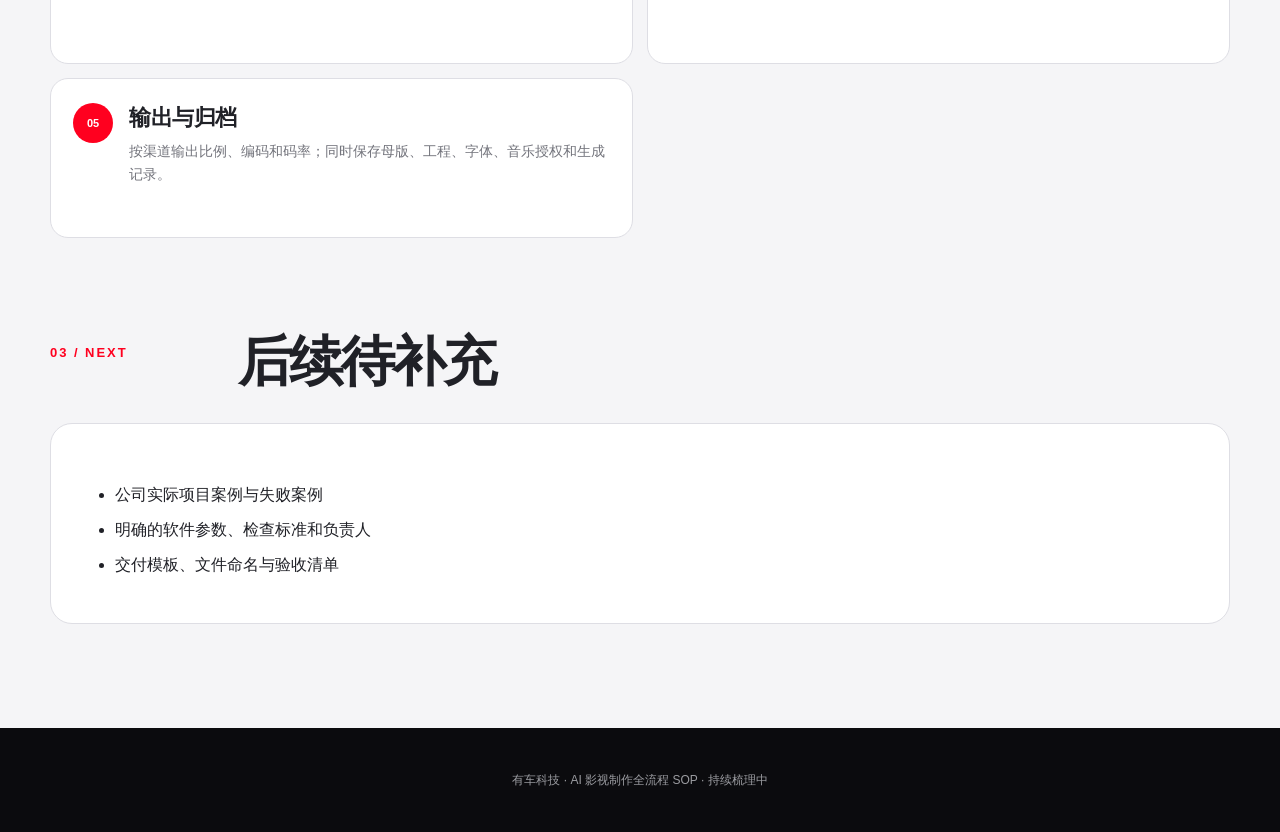
<file: post-finishing-delivery.html>
<!doctype html>
<html lang="zh-CN">
<head>
  <meta charset="utf-8">
  <meta name="viewport" content="width=device-width,initial-scale=1">
  <meta name="description" content="完成超分、调色、字幕、混音、输出与归档，让成片可以稳定交付。">
  <title>有车科技｜精修与交付</title>
  <link rel="stylesheet" href="assets/site.css">
</head>
<body class="topic-page topic-page-draft">
  <div class="topic-return"><div class="wrap"><a href="index.html" aria-label="返回主页面">← 返回主页面</a></div></div>
  <header class="topic-hero" id="overview">
    <div class="wrap">
      <div class="topic-brand-row">
        <img class="topic-logo" src="assets/yoche-logo.png" alt="有车科技">
        <span class="topic-badge">AI影视新人训练 · 后期制作工作流</span>
      </div>
      <div class="topic-hero-grid">
        <div class="topic-hero-copy">
          <div class="eyebrow">POST-PRODUCTION · 精修与交付</div>
          <h1>最后一次检查，<br><span>决定能否稳定交付。</span></h1>
          <p>完成超分、调色、字幕、混音、输出与归档，让成片可以稳定交付。</p>
          <span class="status-pill">待完善 · 持续梳理中</span>
        </div>
        <aside class="topic-hero-card">
          <b>本专题仍在梳理，当前先确认三个重点</b>
          <div class="topic-hero-point"><span>01</span>镜头问题是否已经修复？</div><div class="topic-hero-point"><span>02</span>画面与声音是否统一？</div><div class="topic-hero-point"><span>03</span>输出与归档规格明确吗？</div>
          <p>精修与交付解决的是可执行性问题，不是单纯增加文档。</p>
        </aside>
      </div>
    </div>
  </header>
  <nav class="topic-navbar" aria-label="页面目录"><div class="wrap topic-nav-inner"><a href="#overview">总览</a><a href="#section-01">当前已整理内容</a><a href="#section-02">建议执行框架</a><a href="#section-03">后续待补充</a></div></nav>
  <main class="page"><div class="notice wip"><strong>本页尚未完成</strong>当前只整理已有信息和可执行框架，后续仍需加入公司标准、案例和测试结果。</div><section class="section" id="section-01">
    <div class="section-head"><div class="section-index">01 / KNOWN</div><div><h2>当前已整理内容</h2></div></div>
    <div class="content-card"><ul><li>超分工具：Topaz。</li><li>达芬奇可用于放大、调色和最终输出。</li></ul></div>
  </section><section class="section" id="section-02">
    <div class="section-head"><div class="section-index">02 / FRAMEWORK</div><div><h2>建议执行框架</h2><p class="lead">用于先把后期工作串起来，不代表最终公司标准。</p></div></div>
    <div class="steps"><div class="step"><div><h3>镜头级精修</h3><p>修复闪烁、边缘、穿帮、局部结构、速度和过渡问题。</p></div></div><div class="step"><div><h3>超分与降噪</h3><p>根据源素材选择 Topaz 或达芬奇，避免过度锐化、塑料感和新增伪细节。</p></div></div><div class="step"><div><h3>统一调色</h3><p>匹配曝光、白平衡、对比度、饱和度和镜头间色彩连续性。</p></div></div><div class="step"><div><h3>字幕与声音终检</h3><p>检查字幕安全区、错字、响度、峰值、声画同步和静音片段。</p></div></div><div class="step"><div><h3>输出与归档</h3><p>按渠道输出比例、编码和码率；同时保存母版、工程、字体、音乐授权和生成记录。</p></div></div></div>
  </section><section class="section" id="section-03">
    <div class="section-head"><div class="section-index">03 / NEXT</div><div><h2>后续待补充</h2></div></div>
    <div class="content-card"><ul><li>公司实际项目案例与失败案例</li><li>明确的软件参数、检查标准和负责人</li><li>交付模板、文件命名与验收清单</li></ul></div>
  </section></main>
  <footer class="footer">有车科技 · AI 影视制作全流程 SOP · 持续梳理中</footer>
  <script src="assets/site.js"></script>
</body>
</html>
</file>
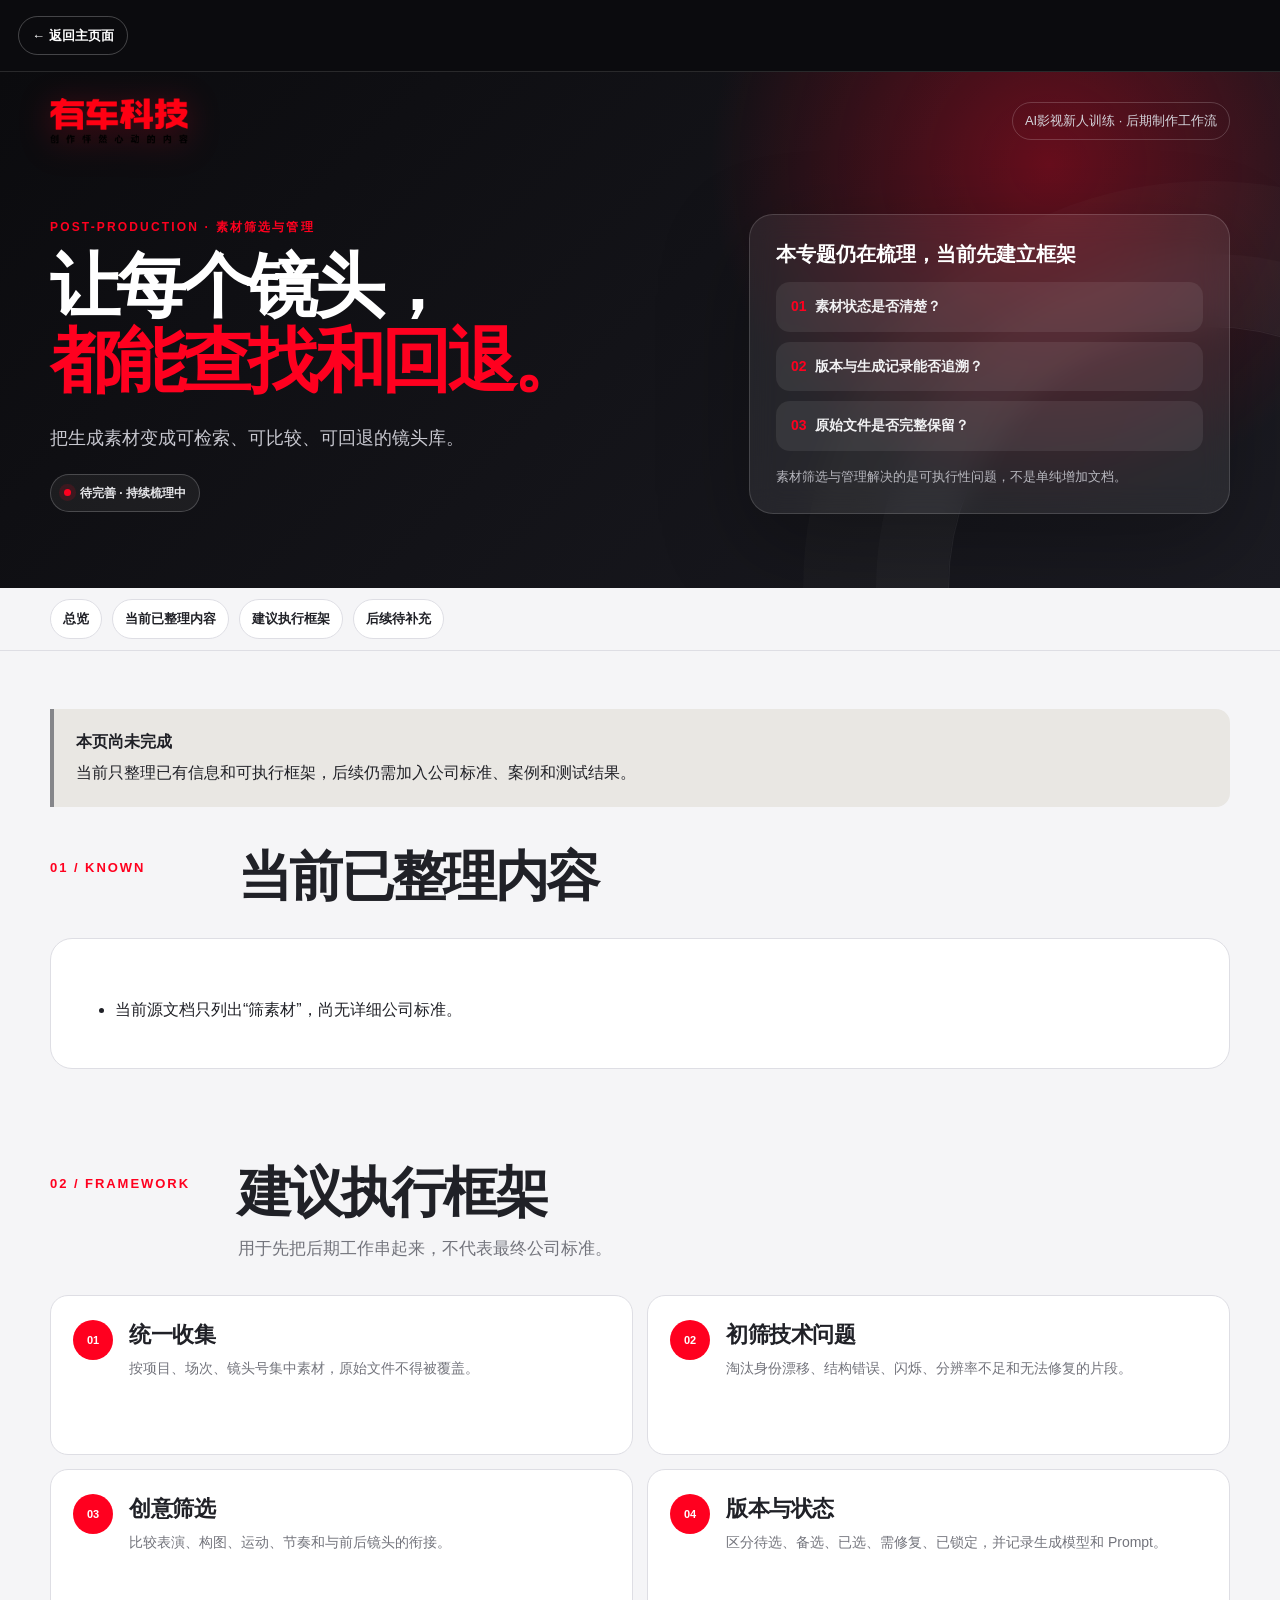
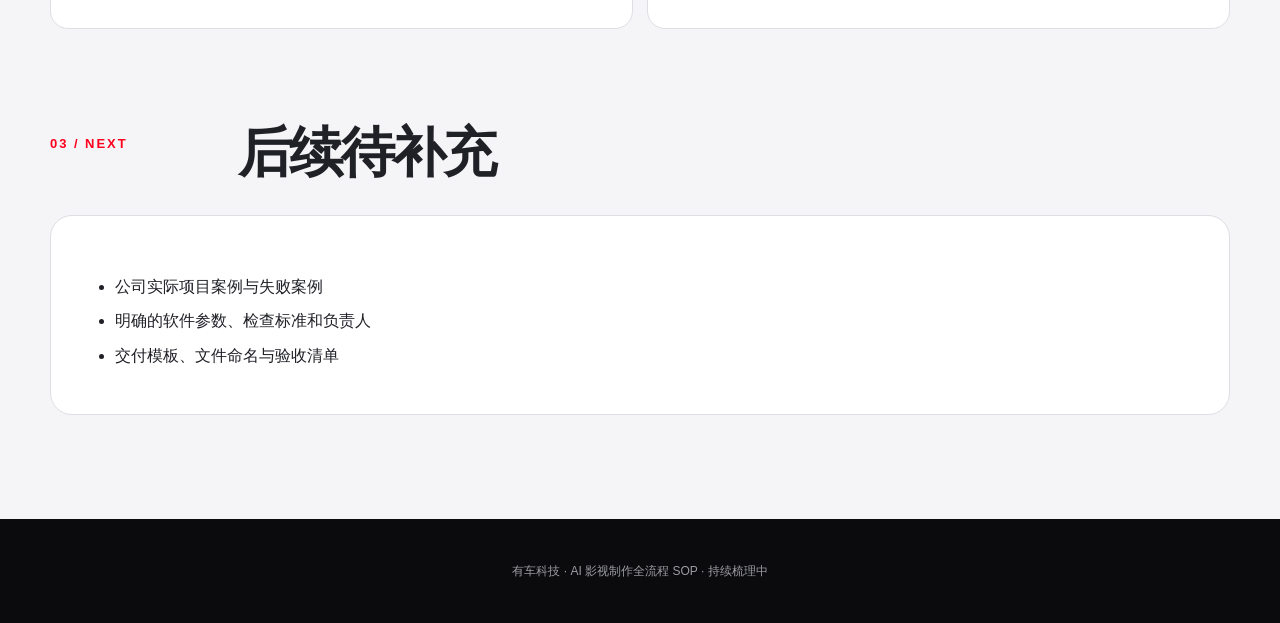
<file: post-material-management.html>
<!doctype html>
<html lang="zh-CN">
<head>
  <meta charset="utf-8">
  <meta name="viewport" content="width=device-width,initial-scale=1">
  <meta name="description" content="把生成素材变成可检索、可比较、可回退的镜头库。">
  <title>有车科技｜素材筛选与管理</title>
  <link rel="stylesheet" href="assets/site.css">
</head>
<body class="topic-page topic-page-draft">
  <div class="topic-return"><div class="wrap"><a href="index.html" aria-label="返回主页面">← 返回主页面</a></div></div>
  <header class="topic-hero" id="overview">
    <div class="wrap">
      <div class="topic-brand-row">
        <img class="topic-logo" src="assets/yoche-logo.png" alt="有车科技">
        <span class="topic-badge">AI影视新人训练 · 后期制作工作流</span>
      </div>
      <div class="topic-hero-grid">
        <div class="topic-hero-copy">
          <div class="eyebrow">POST-PRODUCTION · 素材筛选与管理</div>
          <h1>让每个镜头，<br><span>都能查找和回退。</span></h1>
          <p>把生成素材变成可检索、可比较、可回退的镜头库。</p>
          <span class="status-pill">待完善 · 持续梳理中</span>
        </div>
        <aside class="topic-hero-card">
          <b>本专题仍在梳理，当前先建立框架</b>
          <div class="topic-hero-point"><span>01</span>素材状态是否清楚？</div><div class="topic-hero-point"><span>02</span>版本与生成记录能否追溯？</div><div class="topic-hero-point"><span>03</span>原始文件是否完整保留？</div>
          <p>素材筛选与管理解决的是可执行性问题，不是单纯增加文档。</p>
        </aside>
      </div>
    </div>
  </header>
  <nav class="topic-navbar" aria-label="页面目录"><div class="wrap topic-nav-inner"><a href="#overview">总览</a><a href="#section-01">当前已整理内容</a><a href="#section-02">建议执行框架</a><a href="#section-03">后续待补充</a></div></nav>
  <main class="page"><div class="notice wip"><strong>本页尚未完成</strong>当前只整理已有信息和可执行框架，后续仍需加入公司标准、案例和测试结果。</div><section class="section" id="section-01">
    <div class="section-head"><div class="section-index">01 / KNOWN</div><div><h2>当前已整理内容</h2></div></div>
    <div class="content-card"><ul><li>当前源文档只列出“筛素材”，尚无详细公司标准。</li></ul></div>
  </section><section class="section" id="section-02">
    <div class="section-head"><div class="section-index">02 / FRAMEWORK</div><div><h2>建议执行框架</h2><p class="lead">用于先把后期工作串起来，不代表最终公司标准。</p></div></div>
    <div class="steps"><div class="step"><div><h3>统一收集</h3><p>按项目、场次、镜头号集中素材，原始文件不得被覆盖。</p></div></div><div class="step"><div><h3>初筛技术问题</h3><p>淘汰身份漂移、结构错误、闪烁、分辨率不足和无法修复的片段。</p></div></div><div class="step"><div><h3>创意筛选</h3><p>比较表演、构图、运动、节奏和与前后镜头的衔接。</p></div></div><div class="step"><div><h3>版本与状态</h3><p>区分待选、备选、已选、需修复、已锁定，并记录生成模型和 Prompt。</p></div></div></div>
  </section><section class="section" id="section-03">
    <div class="section-head"><div class="section-index">03 / NEXT</div><div><h2>后续待补充</h2></div></div>
    <div class="content-card"><ul><li>公司实际项目案例与失败案例</li><li>明确的软件参数、检查标准和负责人</li><li>交付模板、文件命名与验收清单</li></ul></div>
  </section></main>
  <footer class="footer">有车科技 · AI 影视制作全流程 SOP · 持续梳理中</footer>
  <script src="assets/site.js"></script>
</body>
</html>
</file>
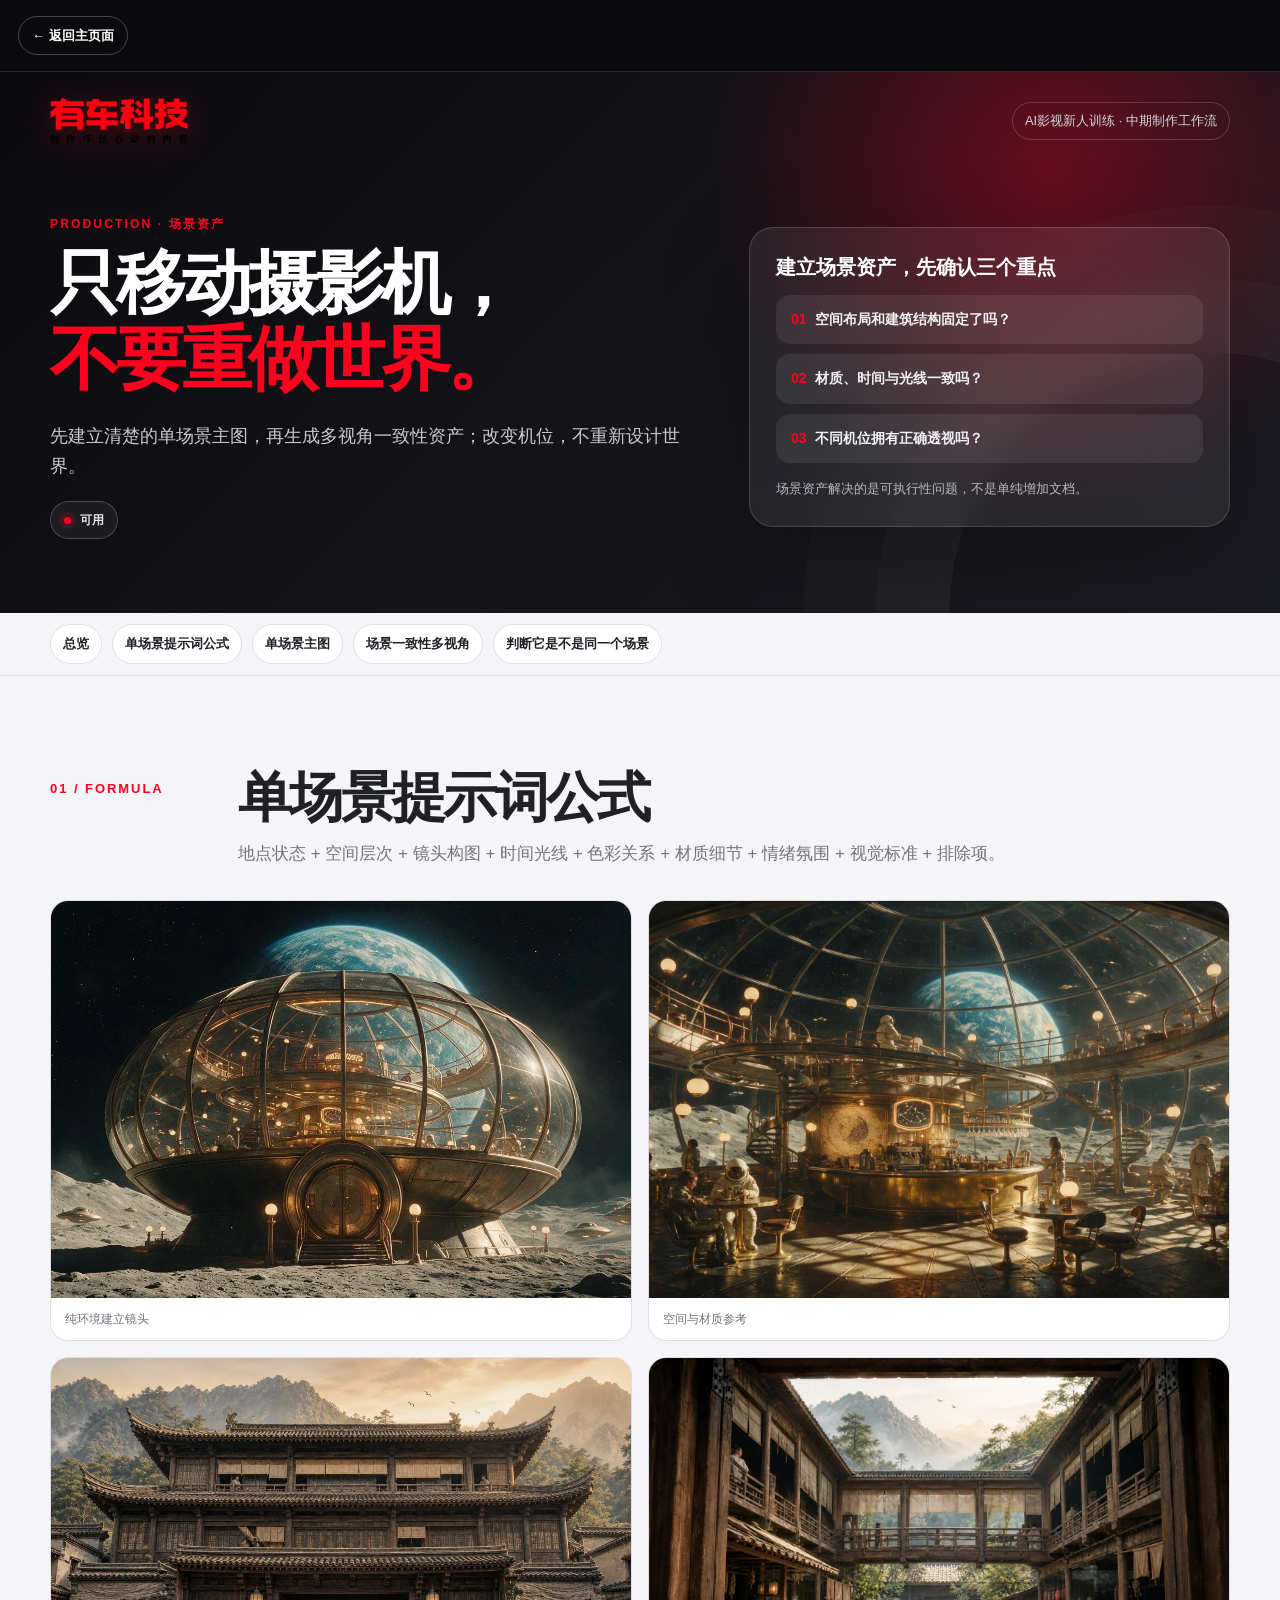
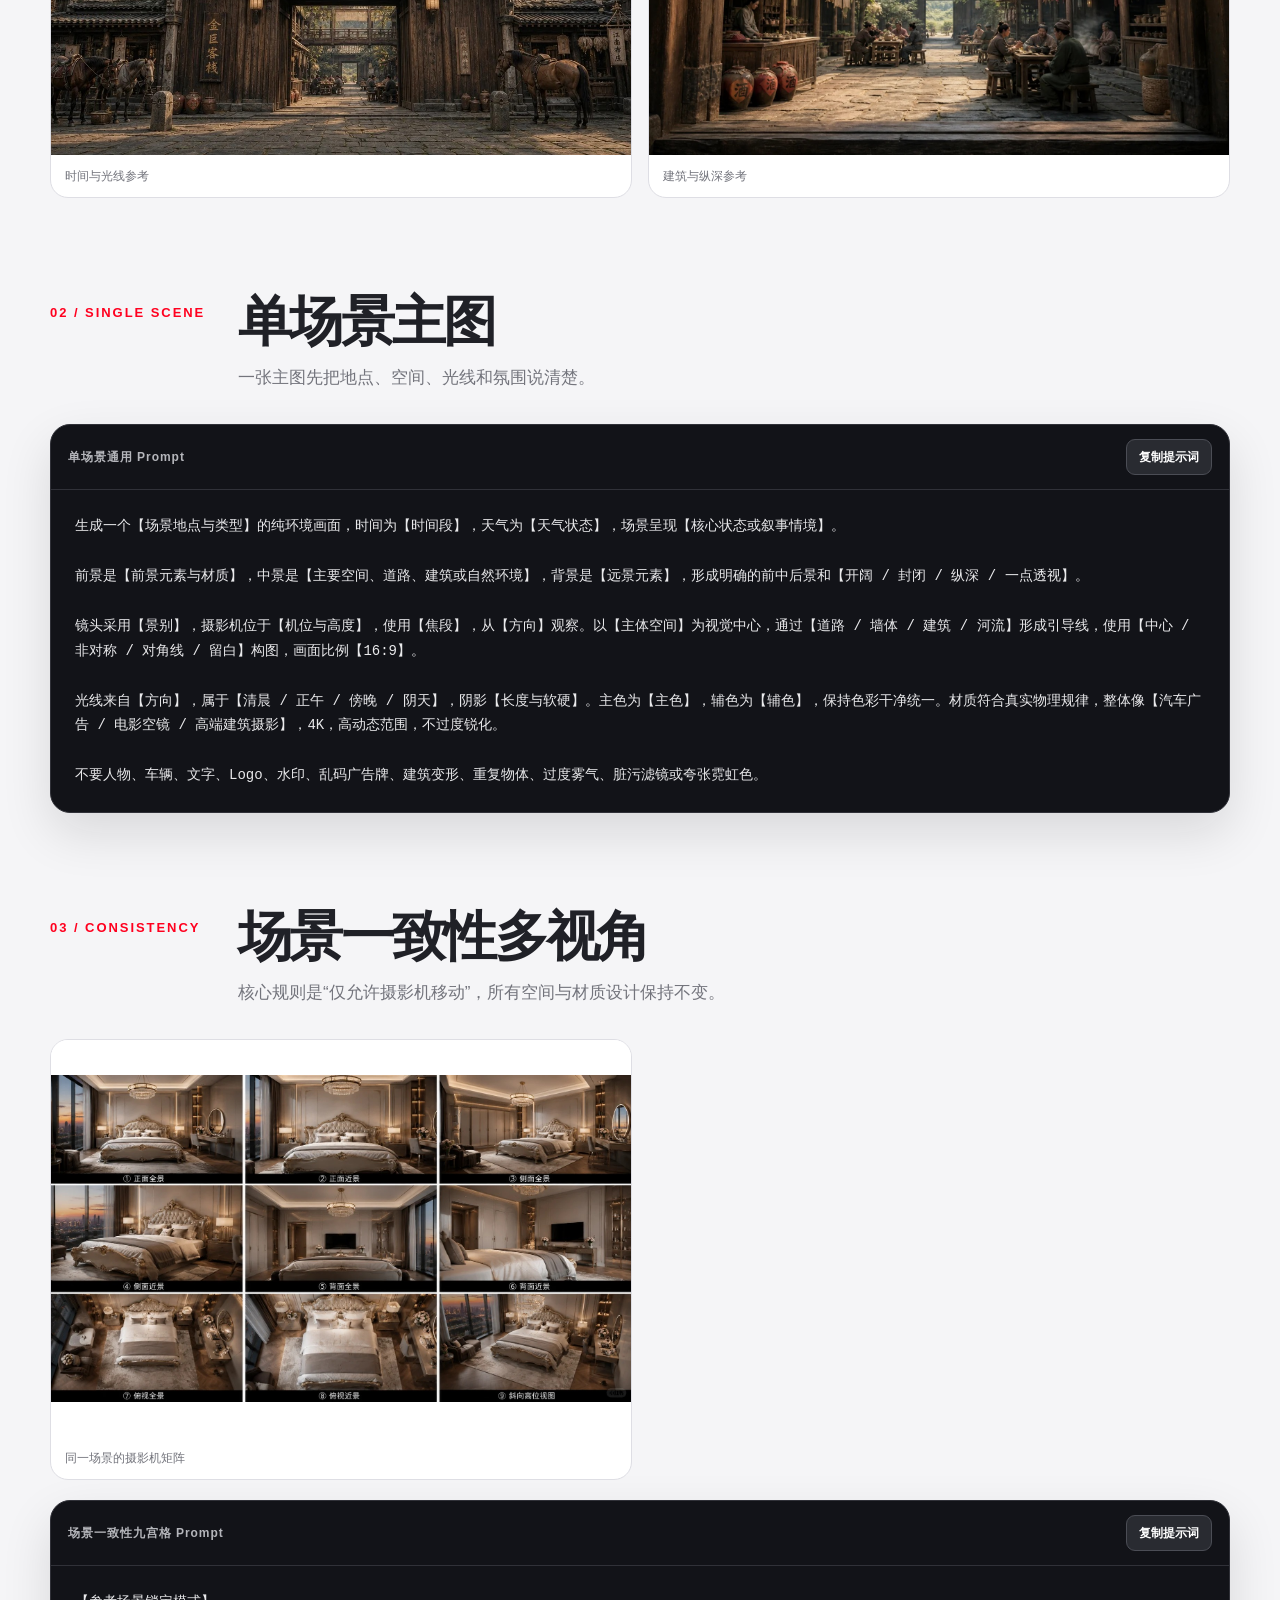
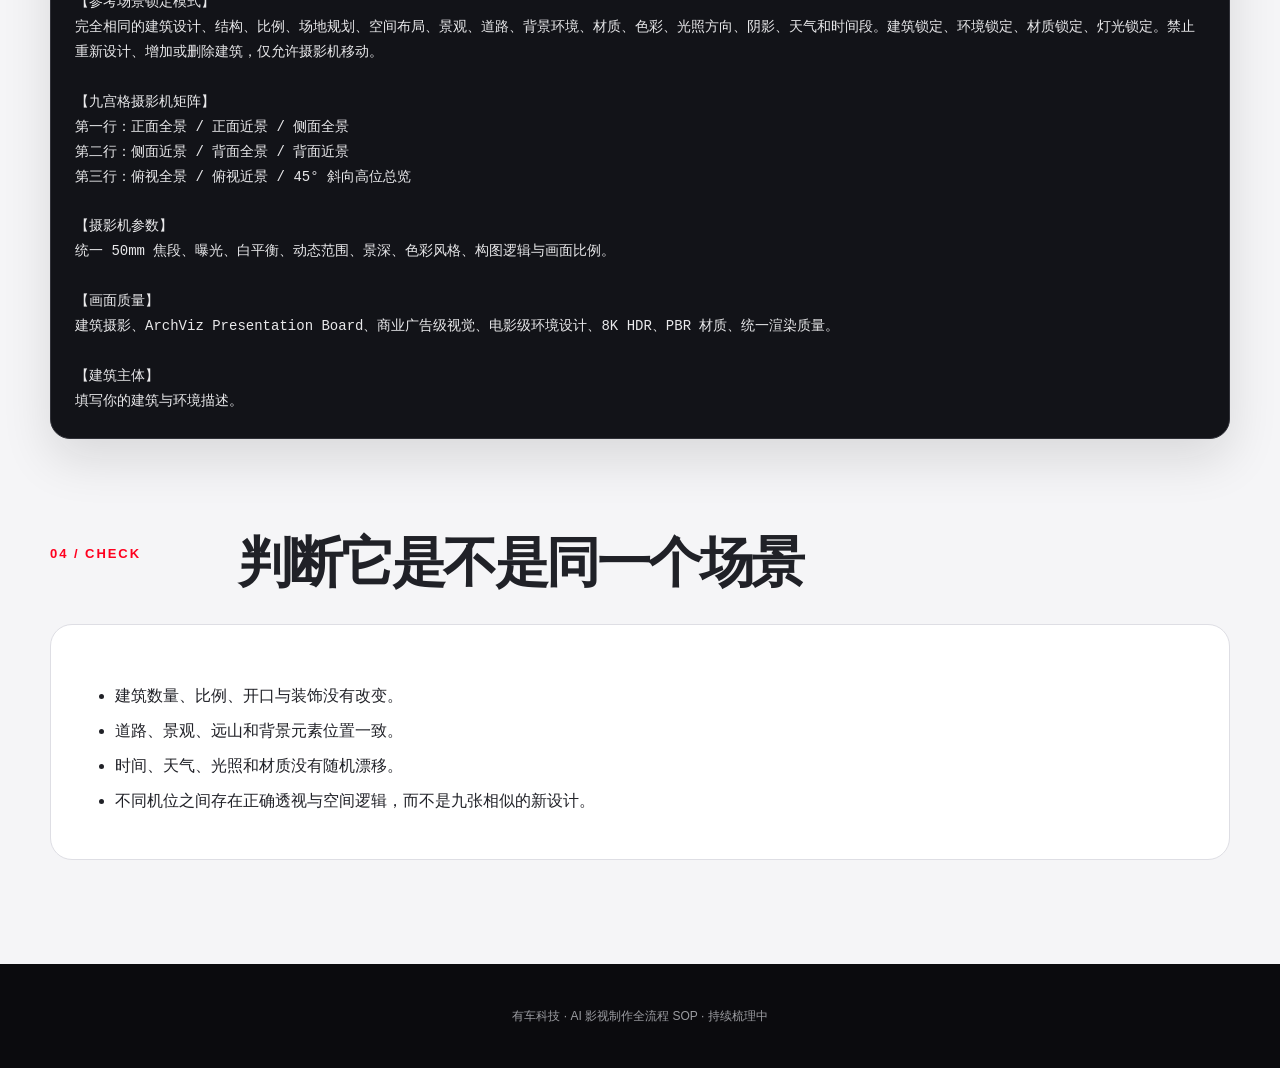
<file: scene-assets.html>
<!doctype html>
<html lang="zh-CN">
<head>
  <meta charset="utf-8">
  <meta name="viewport" content="width=device-width,initial-scale=1">
  <meta name="description" content="先建立清楚的单场景主图，再生成多视角一致性资产；改变机位，不重新设计世界。">
  <title>有车科技｜场景资产</title>
  <link rel="stylesheet" href="assets/site.css">
</head>
<body class="topic-page">
  <div class="topic-return"><div class="wrap"><a href="index.html" aria-label="返回主页面">← 返回主页面</a></div></div>
  <header class="topic-hero" id="overview">
    <div class="wrap">
      <div class="topic-brand-row">
        <img class="topic-logo" src="assets/yoche-logo.png" alt="有车科技">
        <span class="topic-badge">AI影视新人训练 · 中期制作工作流</span>
      </div>
      <div class="topic-hero-grid">
        <div class="topic-hero-copy">
          <div class="eyebrow">PRODUCTION · 场景资产</div>
          <h1>只移动摄影机，<br><span>不要重做世界。</span></h1>
          <p>先建立清楚的单场景主图，再生成多视角一致性资产；改变机位，不重新设计世界。</p>
          <span class="status-pill">可用</span>
        </div>
        <aside class="topic-hero-card">
          <b>建立场景资产，先确认三个重点</b>
          <div class="topic-hero-point"><span>01</span>空间布局和建筑结构固定了吗？</div><div class="topic-hero-point"><span>02</span>材质、时间与光线一致吗？</div><div class="topic-hero-point"><span>03</span>不同机位拥有正确透视吗？</div>
          <p>场景资产解决的是可执行性问题，不是单纯增加文档。</p>
        </aside>
      </div>
    </div>
  </header>
  <nav class="topic-navbar" aria-label="页面目录"><div class="wrap topic-nav-inner"><a href="#overview">总览</a><a href="#section-01">单场景提示词公式</a><a href="#section-02">单场景主图</a><a href="#section-03">场景一致性多视角</a><a href="#section-04">判断它是不是同一个场景</a></div></nav>
  <main class="page"><section class="section" id="section-01">
    <div class="section-head"><div class="section-index">01 / FORMULA</div><div><h2>单场景提示词公式</h2><p class="lead">地点状态 + 空间层次 + 镜头构图 + 时间光线 + 色彩关系 + 材质细节 + 情绪氛围 + 视觉标准 + 排除项。</p></div></div>
    <div class="gallery "><figure><img src="assets/images/scene/scene-reference-1.jpg" alt="场景主图参考一" loading="lazy"><figcaption>纯环境建立镜头</figcaption></figure><figure><img src="assets/images/scene/scene-reference-2.jpg" alt="场景主图参考二" loading="lazy"><figcaption>空间与材质参考</figcaption></figure><figure><img src="assets/images/scene/scene-reference-3.jpg" alt="场景主图参考三" loading="lazy"><figcaption>时间与光线参考</figcaption></figure><figure><img src="assets/images/scene/scene-reference-4.jpg" alt="场景主图参考四" loading="lazy"><figcaption>建筑与纵深参考</figcaption></figure></div>
  </section><section class="section" id="section-02">
    <div class="section-head"><div class="section-index">02 / SINGLE SCENE</div><div><h2>单场景主图</h2><p class="lead">一张主图先把地点、空间、光线和氛围说清楚。</p></div></div>
    <div class="prompt"><div class="prompt-head"><span class="prompt-label">单场景通用 Prompt</span><button class="copy-btn" type="button" data-copy-target="prompt-scene-single">复制提示词</button></div><pre id="prompt-scene-single">生成一个【场景地点与类型】的纯环境画面，时间为【时间段】，天气为【天气状态】，场景呈现【核心状态或叙事情境】。

前景是【前景元素与材质】，中景是【主要空间、道路、建筑或自然环境】，背景是【远景元素】，形成明确的前中后景和【开阔 / 封闭 / 纵深 / 一点透视】。

镜头采用【景别】，摄影机位于【机位与高度】，使用【焦段】，从【方向】观察。以【主体空间】为视觉中心，通过【道路 / 墙体 / 建筑 / 河流】形成引导线，使用【中心 / 非对称 / 对角线 / 留白】构图，画面比例【16:9】。

光线来自【方向】，属于【清晨 / 正午 / 傍晚 / 阴天】，阴影【长度与软硬】。主色为【主色】，辅色为【辅色】，保持色彩干净统一。材质符合真实物理规律，整体像【汽车广告 / 电影空镜 / 高端建筑摄影】，4K，高动态范围，不过度锐化。

不要人物、车辆、文字、Logo、水印、乱码广告牌、建筑变形、重复物体、过度雾气、脏污滤镜或夸张霓虹色。</pre></div>
  </section><section class="section" id="section-03">
    <div class="section-head"><div class="section-index">03 / CONSISTENCY</div><div><h2>场景一致性多视角</h2><p class="lead">核心规则是“仅允许摄影机移动”，所有空间与材质设计保持不变。</p></div></div>
    <div class="gallery contain"><figure><img src="assets/images/scene/scene-consistency-grid.jpg" alt="场景九宫格多视角" loading="lazy"><figcaption>同一场景的摄影机矩阵</figcaption></figure></div><div class="prompt"><div class="prompt-head"><span class="prompt-label">场景一致性九宫格 Prompt</span><button class="copy-btn" type="button" data-copy-target="prompt-scene-consistency">复制提示词</button></div><pre id="prompt-scene-consistency">【参考场景锁定模式】
完全相同的建筑设计、结构、比例、场地规划、空间布局、景观、道路、背景环境、材质、色彩、光照方向、阴影、天气和时间段。建筑锁定、环境锁定、材质锁定、灯光锁定。禁止重新设计、增加或删除建筑，仅允许摄影机移动。

【九宫格摄影机矩阵】
第一行：正面全景 / 正面近景 / 侧面全景
第二行：侧面近景 / 背面全景 / 背面近景
第三行：俯视全景 / 俯视近景 / 45° 斜向高位总览

【摄影机参数】
统一 50mm 焦段、曝光、白平衡、动态范围、景深、色彩风格、构图逻辑与画面比例。

【画面质量】
建筑摄影、ArchViz Presentation Board、商业广告级视觉、电影级环境设计、8K HDR、PBR 材质、统一渲染质量。

【建筑主体】
填写你的建筑与环境描述。</pre></div>
  </section><section class="section" id="section-04">
    <div class="section-head"><div class="section-index">04 / CHECK</div><div><h2>判断它是不是同一个场景</h2></div></div>
    <div class="content-card"><ul><li>建筑数量、比例、开口与装饰没有改变。</li><li>道路、景观、远山和背景元素位置一致。</li><li>时间、天气、光照和材质没有随机漂移。</li><li>不同机位之间存在正确透视与空间逻辑，而不是九张相似的新设计。</li></ul></div>
  </section></main>
  <footer class="footer">有车科技 · AI 影视制作全流程 SOP · 持续梳理中</footer>
  <script src="assets/site.js"></script>
</body>
</html>
</file>
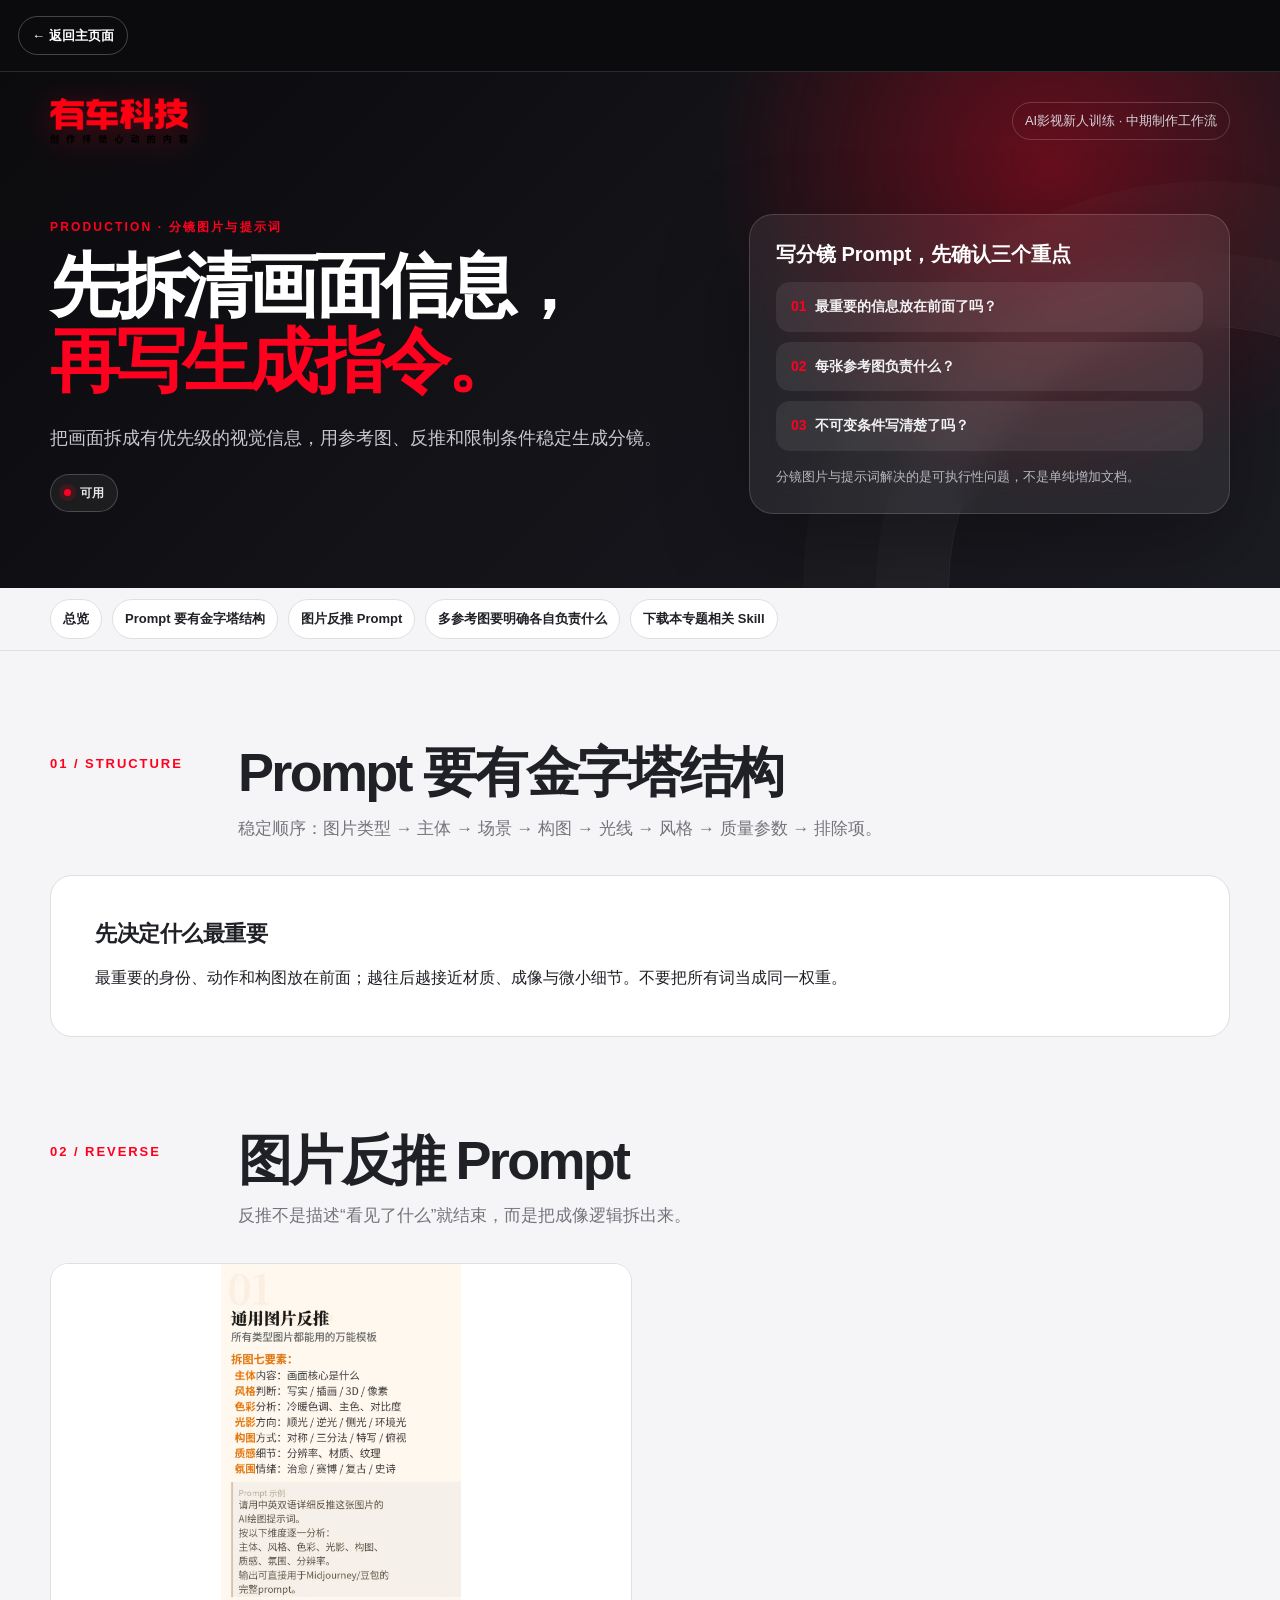
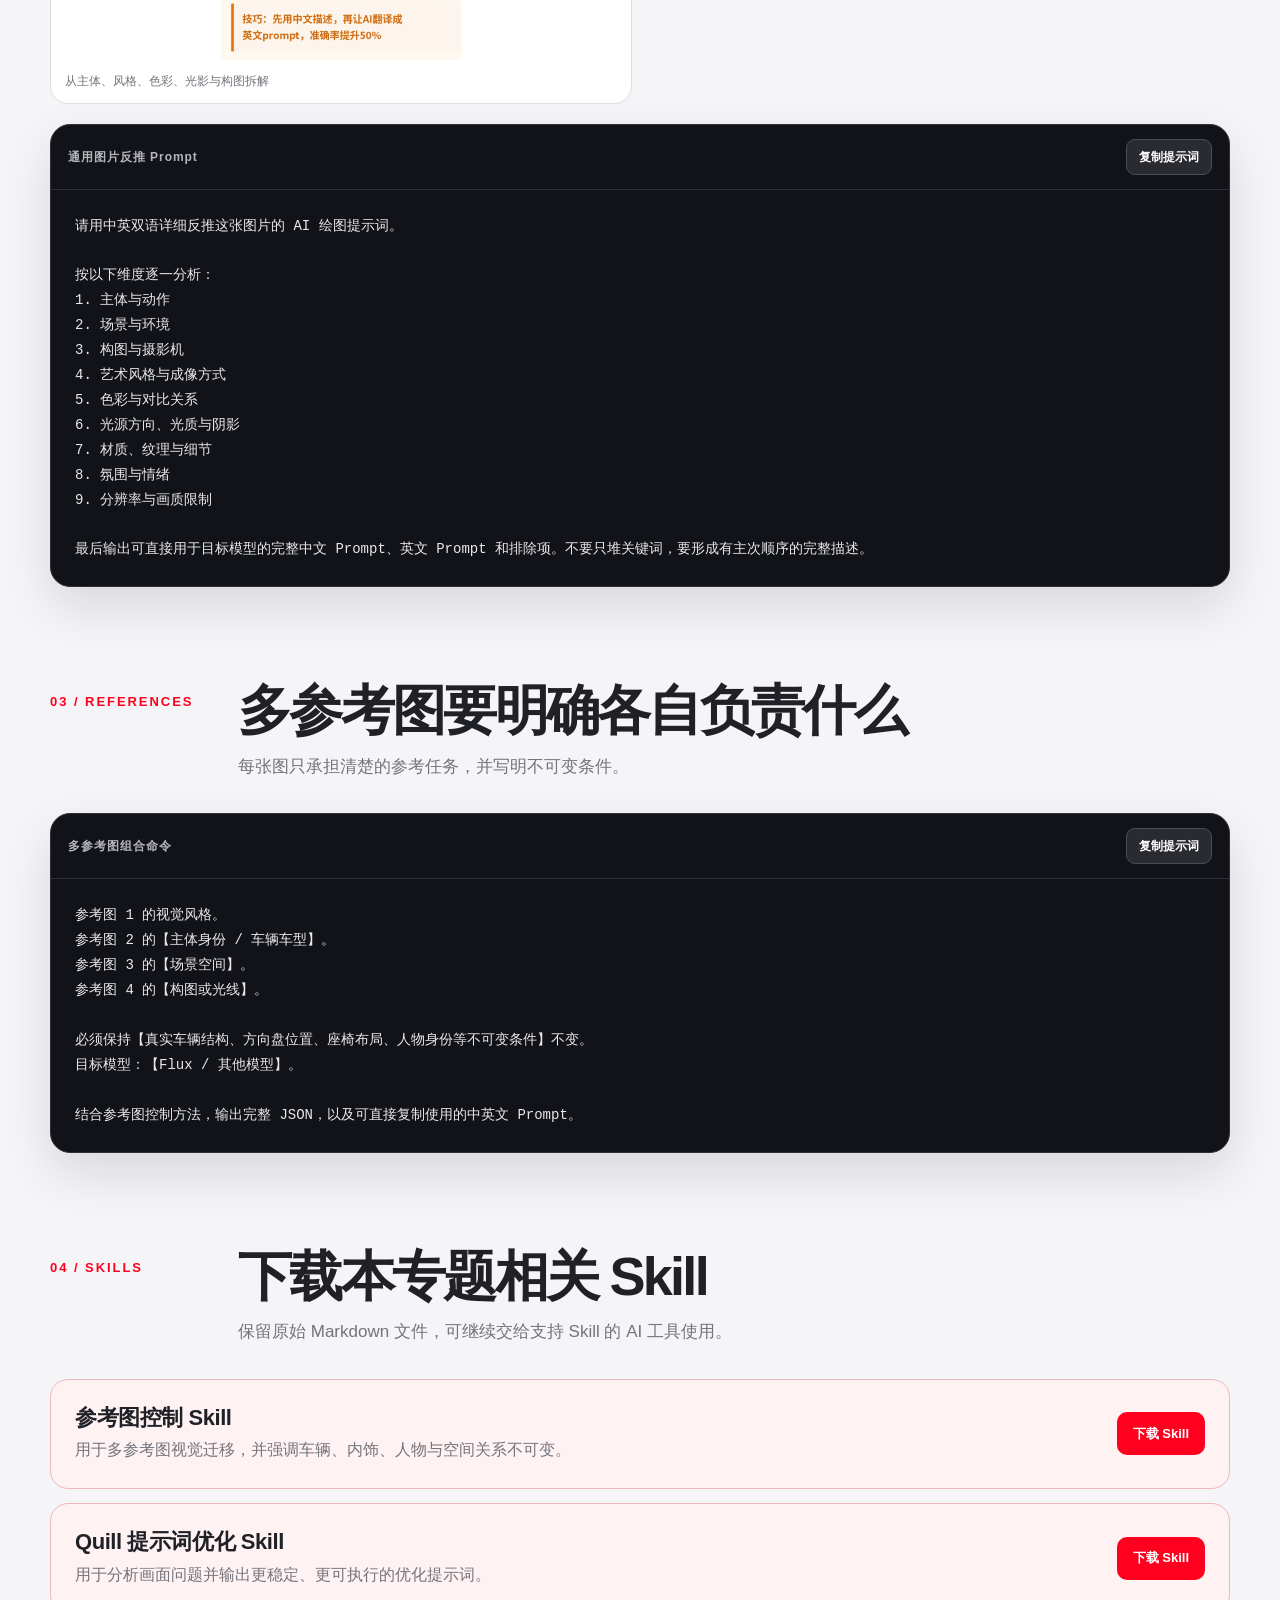
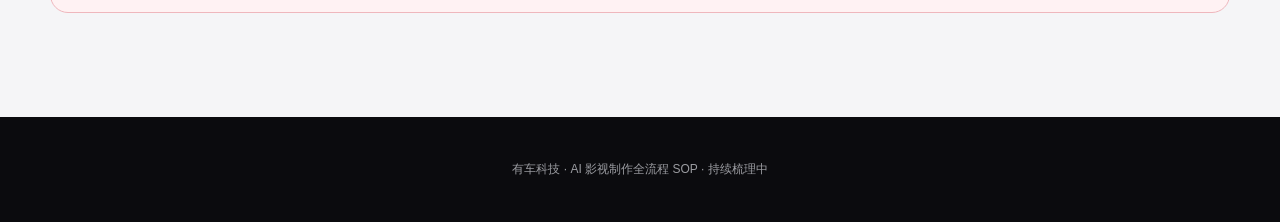
<file: storyboard-image-prompts.html>
<!doctype html>
<html lang="zh-CN">
<head>
  <meta charset="utf-8">
  <meta name="viewport" content="width=device-width,initial-scale=1">
  <meta name="description" content="把画面拆成有优先级的视觉信息，用参考图、反推和限制条件稳定生成分镜。">
  <title>有车科技｜分镜图片与提示词</title>
  <link rel="stylesheet" href="assets/site.css">
</head>
<body class="topic-page">
  <div class="topic-return"><div class="wrap"><a href="index.html" aria-label="返回主页面">← 返回主页面</a></div></div>
  <header class="topic-hero" id="overview">
    <div class="wrap">
      <div class="topic-brand-row">
        <img class="topic-logo" src="assets/yoche-logo.png" alt="有车科技">
        <span class="topic-badge">AI影视新人训练 · 中期制作工作流</span>
      </div>
      <div class="topic-hero-grid">
        <div class="topic-hero-copy">
          <div class="eyebrow">PRODUCTION · 分镜图片与提示词</div>
          <h1>先拆清画面信息，<br><span>再写生成指令。</span></h1>
          <p>把画面拆成有优先级的视觉信息，用参考图、反推和限制条件稳定生成分镜。</p>
          <span class="status-pill">可用</span>
        </div>
        <aside class="topic-hero-card">
          <b>写分镜 Prompt，先确认三个重点</b>
          <div class="topic-hero-point"><span>01</span>最重要的信息放在前面了吗？</div><div class="topic-hero-point"><span>02</span>每张参考图负责什么？</div><div class="topic-hero-point"><span>03</span>不可变条件写清楚了吗？</div>
          <p>分镜图片与提示词解决的是可执行性问题，不是单纯增加文档。</p>
        </aside>
      </div>
    </div>
  </header>
  <nav class="topic-navbar" aria-label="页面目录"><div class="wrap topic-nav-inner"><a href="#overview">总览</a><a href="#section-01">Prompt 要有金字塔结构</a><a href="#section-02">图片反推 Prompt</a><a href="#section-03">多参考图要明确各自负责什么</a><a href="#section-04">下载本专题相关 Skill</a></div></nav>
  <main class="page"><section class="section" id="section-01">
    <div class="section-head"><div class="section-index">01 / STRUCTURE</div><div><h2>Prompt 要有金字塔结构</h2><p class="lead">稳定顺序：图片类型 → 主体 → 场景 → 构图 → 光线 → 风格 → 质量参数 → 排除项。</p></div></div>
    <div class="content-card"><h3>先决定什么最重要</h3><p>最重要的身份、动作和构图放在前面；越往后越接近材质、成像与微小细节。不要把所有词当成同一权重。</p></div>
  </section><section class="section" id="section-02">
    <div class="section-head"><div class="section-index">02 / REVERSE</div><div><h2>图片反推 Prompt</h2><p class="lead">反推不是描述“看见了什么”就结束，而是把成像逻辑拆出来。</p></div></div>
    <div class="gallery contain"><figure><img src="assets/images/storyboard/prompt-reverse-example.png" alt="图片反推示例" loading="lazy"><figcaption>从主体、风格、色彩、光影与构图拆解</figcaption></figure></div><div class="prompt"><div class="prompt-head"><span class="prompt-label">通用图片反推 Prompt</span><button class="copy-btn" type="button" data-copy-target="prompt-reverse">复制提示词</button></div><pre id="prompt-reverse">请用中英双语详细反推这张图片的 AI 绘图提示词。

按以下维度逐一分析：
1. 主体与动作
2. 场景与环境
3. 构图与摄影机
4. 艺术风格与成像方式
5. 色彩与对比关系
6. 光源方向、光质与阴影
7. 材质、纹理与细节
8. 氛围与情绪
9. 分辨率与画质限制

最后输出可直接用于目标模型的完整中文 Prompt、英文 Prompt 和排除项。不要只堆关键词，要形成有主次顺序的完整描述。</pre></div>
  </section><section class="section" id="section-03">
    <div class="section-head"><div class="section-index">03 / REFERENCES</div><div><h2>多参考图要明确各自负责什么</h2><p class="lead">每张图只承担清楚的参考任务，并写明不可变条件。</p></div></div>
    <div class="prompt"><div class="prompt-head"><span class="prompt-label">多参考图组合命令</span><button class="copy-btn" type="button" data-copy-target="prompt-references">复制提示词</button></div><pre id="prompt-references">参考图 1 的视觉风格。
参考图 2 的【主体身份 / 车辆车型】。
参考图 3 的【场景空间】。
参考图 4 的【构图或光线】。

必须保持【真实车辆结构、方向盘位置、座椅布局、人物身份等不可变条件】不变。
目标模型：【Flux / 其他模型】。

结合参考图控制方法，输出完整 JSON，以及可直接复制使用的中英文 Prompt。</pre></div>
  </section><section class="section" id="section-04">
    <div class="section-head"><div class="section-index">04 / SKILLS</div><div><h2>下载本专题相关 Skill</h2><p class="lead">保留原始 Markdown 文件，可继续交给支持 Skill 的 AI 工具使用。</p></div></div>
    <div class="download-card"><div><h3>参考图控制 Skill</h3><p>用于多参考图视觉迁移，并强调车辆、内饰、人物与空间关系不可变。</p></div><a class="download-btn" href="downloads/skills/direct-reference-visuals-SKILL.md" download>下载 Skill</a></div><div class="download-card"><div><h3>Quill 提示词优化 Skill</h3><p>用于分析画面问题并输出更稳定、更可执行的优化提示词。</p></div><a class="download-btn" href="downloads/skills/quill-image-prompt-director-pro-3.2.md" download>下载 Skill</a></div>
  </section></main>
  <footer class="footer">有车科技 · AI 影视制作全流程 SOP · 持续梳理中</footer>
  <script src="assets/site.js"></script>
</body>
</html>
</file>
<file: assets/site.css>
:root {
  --red: #ff001f;
  --red-dark: #c90019;
  --ink: #202127;
  --muted: #73747c;
  --paper: #f5f5f7;
  --paper-warm: #f2f0ec;
  --white: #fff;
  --line: #dedee4;
  --dark: #0b0b0e;
  --dark-2: #19191f;
  --radius: 22px;
  --shadow: 0 24px 70px rgba(20, 21, 28, .09);
}

* { box-sizing: border-box; }
html { scroll-behavior: smooth; }
body {
  margin: 0;
  color: var(--ink);
  background: var(--paper);
  font-family: -apple-system, BlinkMacSystemFont, "Segoe UI", "PingFang SC", "Microsoft YaHei", sans-serif;
  line-height: 1.68;
  -webkit-font-smoothing: antialiased;
}
button, input, textarea, select { font: inherit; }
a { color: inherit; }
img { display: block; max-width: 100%; }
.wrap { width: min(1180px, calc(100% - 48px)); margin: 0 auto; }
.eyebrow { color: var(--red); font-size: 12px; font-weight: 900; letter-spacing: .18em; text-transform: uppercase; }
.status-pill {
  display: inline-flex;
  align-items: center;
  gap: 9px;
  padding: 8px 13px;
  border: 1px solid rgba(255,255,255,.2);
  border-radius: 999px;
  color: #e6e6e9;
  background: rgba(255,255,255,.055);
  font-size: 12px;
  font-weight: 750;
  white-space: nowrap;
}
.status-pill::before { width: 7px; height: 7px; border-radius: 50%; background: var(--red); content: ""; box-shadow: 0 0 0 5px rgba(255,0,31,.14); }

/* Shared topic page — mirrors the original Yoche training pages. */
.topic-return { height: 72px; display: flex; align-items: center; color: #fff; background: #0b0b0e; border-bottom: 1px solid rgba(255,255,255,.12); }
.topic-return .wrap { width: 100%; max-width: none; padding: 0 18px; }
.topic-return a { display: inline-flex; align-items: center; gap: 7px; padding: 8px 13px; border: 1px solid rgba(255,255,255,.24); border-radius: 999px; color: #fff; text-decoration: none; font-size: 13px; font-weight: 800; transition: .2s ease; }
.topic-return a:hover { border-color: rgba(255,255,255,.55); background: rgba(255,255,255,.07); }
.topic-hero {
  position: relative;
  overflow: hidden;
  padding: 26px 0 74px;
  color: #fff;
  background: radial-gradient(circle at 82% 18%, rgba(255,0,31,.35), transparent 30%), linear-gradient(135deg,#0b0b0e,#1b1b22);
}
.topic-hero::after { position: absolute; right: -190px; bottom: -260px; width: 520px; height: 520px; border: 1px solid rgba(255,255,255,.08); border-radius: 50%; box-shadow: 0 0 0 72px rgba(255,255,255,.025),0 0 0 145px rgba(255,255,255,.018); content: ""; pointer-events: none; }
.topic-brand-row { position: relative; z-index: 2; display: flex; align-items: center; justify-content: space-between; gap: 24px; }
.topic-logo { width: 138px; height: auto; filter: drop-shadow(0 5px 16px rgba(255,0,31,.3)); }
.topic-badge { padding: 7px 12px; border: 1px solid rgba(255,255,255,.18); border-radius: 999px; color: #d5d5dc; font-size: 13px; }
.topic-hero-grid { position: relative; z-index: 2; display: grid; grid-template-columns: 1.15fr .85fr; gap: 48px; align-items: center; margin-top: 70px; }
.topic-hero-copy h1 { margin: 12px 0 24px; font-size: clamp(46px, 5.45vw, 74px); line-height: 1.08; letter-spacing: -.055em; text-wrap: balance; }
.topic-hero-copy h1 span { color: var(--red); }
.topic-hero-copy > p { max-width: 720px; margin: 0 0 18px; color: #c8c8d0; font-size: 18px; }
.topic-hero-copy .status-pill { margin-top: 2px; }
.topic-hero-card { padding: 26px; border: 1px solid rgba(255,255,255,.15); border-radius: 24px; background: rgba(255,255,255,.07); box-shadow: 0 30px 90px rgba(0,0,0,.28); backdrop-filter: blur(14px); }
.topic-hero-card > b { display: block; margin-bottom: 14px; font-size: 20px; line-height: 1.35; }
.topic-hero-point { margin: 10px 0; padding: 13px 15px; border-radius: 14px; background: rgba(255,255,255,.075); color: #f2f2f4; font-size: 14px; font-weight: 650; }
.topic-hero-point span { margin-right: 9px; color: var(--red); font-weight: 900; }
.topic-hero-card > p { margin: 15px 0 0; color: #b8b8bf; font-size: 13px; }
.topic-navbar { position: sticky; z-index: 30; top: 0; border-bottom: 1px solid var(--line); background: rgba(245,245,247,.92); backdrop-filter: blur(16px); }
.topic-nav-inner { display: flex; gap: 10px; align-items: center; padding-top: 11px; padding-bottom: 11px; overflow-x: auto; scrollbar-width: none; }
.topic-nav-inner::-webkit-scrollbar { display: none; }
.topic-nav-inner a { flex: 0 0 auto; padding: 8px 12px; border: 1px solid var(--line); border-radius: 999px; color: var(--ink); background: #fff; text-decoration: none; font-size: 13px; font-weight: 750; white-space: nowrap; transition: .2s ease; }
.topic-nav-inner a:hover { border-color: var(--dark); color: #fff; background: var(--dark); }

.page { width: min(1180px, calc(100% - 48px)); margin: 0 auto; padding: 58px 0 104px; }
.section { margin-top: 94px; scroll-margin-top: 88px; }
.section:first-of-type { margin-top: 34px; }
.section-head { display: grid; grid-template-columns: 160px minmax(0,1fr); gap: 28px; margin-bottom: 32px; }
.section-index { padding-top: 10px; color: var(--red); font-size: 13px; font-weight: 900; letter-spacing: .15em; }
h2 { margin: 0; font-size: clamp(34px, 4.25vw, 54px); line-height: 1.1; letter-spacing: -.05em; text-wrap: balance; }
h3 { margin: 0; font-size: 22px; line-height: 1.3; letter-spacing: -.02em; text-wrap: balance; }
.lead { max-width: 820px; margin: 12px 0 0; color: var(--muted); font-size: 17px; }
.content-card { padding: clamp(26px,4vw,44px); border: 1px solid var(--line); border-radius: var(--radius); background: var(--white); box-shadow: 0 1px 0 rgba(255,255,255,.8) inset; }
.content-card + .content-card { margin-top: 18px; }
.content-card h3 { margin-bottom: 13px; }
.content-card p:last-child { margin-bottom: 0; }
.content-card ul, .content-card ol { margin: 14px 0 0; padding-left: 1.25em; }
.content-card li + li { margin-top: 8px; }
.card-grid { display: grid; grid-template-columns: repeat(2,minmax(0,1fr)); gap: 18px; }
.card-grid.three { grid-template-columns: repeat(3,minmax(0,1fr)); }
.steps { display: grid; grid-template-columns: repeat(2,minmax(0,1fr)); gap: 14px; counter-reset: steps; }
.step { position: relative; min-height: 160px; padding: 25px 24px 23px 78px; border: 1px solid var(--line); border-radius: 18px; background: #fff; }
.step::before { position: absolute; top: 24px; left: 22px; display: grid; place-items: center; width: 40px; height: 40px; border-radius: 50%; color: #fff; background: var(--red); counter-increment: steps; content: counter(steps,decimal-leading-zero); font-size: 11px; font-weight: 900; }
.step p { margin: 7px 0 0; color: var(--muted); font-size: 14px; }
.gallery { display: grid; grid-template-columns: repeat(2,minmax(0,1fr)); gap: 16px; margin-bottom: 20px; }
.gallery.three { grid-template-columns: repeat(3,minmax(0,1fr)); }
.gallery figure { margin: 0; overflow: hidden; border: 1px solid var(--line); border-radius: 18px; background: #fff; }
.gallery img { width: 100%; height: clamp(250px,31vw,430px); object-fit: cover; background: #eee; }
.gallery.contain img { object-fit: contain; background: #fff; }
.gallery.three img { height: clamp(220px,25vw,360px); }
.gallery figcaption { padding: 11px 14px; color: var(--muted); font-size: 12px; }
.prompt { overflow: hidden; border: 1px solid #303138; border-radius: 20px; color: #e9e9eb; background: #121318; box-shadow: 0 20px 50px rgba(15,16,20,.12); }
.prompt + .prompt { margin-top: 16px; }
.prompt-head { display: flex; align-items: center; justify-content: space-between; gap: 16px; padding: 14px 17px; border-bottom: 1px solid #303138; }
.prompt-label { color: #b5b6bb; font-size: 12px; font-weight: 850; letter-spacing: .08em; }
.copy-btn { cursor: pointer; padding: 7px 12px; border: 1px solid #4b4d55; border-radius: 9px; color: #fff; background: #292b31; font-size: 12px; font-weight: 800; }
.copy-btn:hover { border-color: var(--red); }
.copy-btn.copied { border-color: var(--red); background: var(--red); }
.prompt pre { max-height: 520px; overflow: auto; margin: 0; padding: 24px; white-space: pre-wrap; overflow-wrap: anywhere; font: 14px/1.78 ui-monospace,SFMono-Regular,Menlo,Consolas,monospace; }
.download-card { display: grid; grid-template-columns: minmax(0,1fr) auto; gap: 22px; align-items: center; padding: 24px; border: 1px solid #efb7bd; border-radius: 18px; background: #fff2f3; }
.download-card + .download-card { margin-top: 14px; }
.download-card p { margin: 5px 0 0; color: var(--muted); }
.download-btn { display: inline-flex; min-height: 43px; align-items: center; justify-content: center; padding: 9px 16px; border-radius: 10px; color: #fff; background: var(--red); text-decoration: none; font-size: 13px; font-weight: 850; }
.download-btn:hover { background: var(--red-dark); }
.notice { margin-bottom: 40px; padding: 20px 22px; border-left: 4px solid var(--red); border-radius: 0 14px 14px 0; background: #fff; }
.notice strong { display: block; margin-bottom: 4px; }
.notice.wip { border-left-color: #85868a; background: #e9e7e3; }
.compare { display: grid; grid-template-columns: repeat(2,minmax(0,1fr)); gap: 14px; }
.compare > div { padding: 23px; border: 1px solid var(--line); border-radius: 16px; background: #fff; }
.compare .accent { border-color: #efb4b8; background: #fff1f2; }
.footer { padding: 42px 24px; color: #9b9ca1; background: var(--dark); text-align: center; font-size: 12px; }

/* Homepage — selected Direction A: Director Console. */
.home-page { background: var(--paper-warm); }
.home-hero { position: relative; min-height: 720px; overflow: hidden; color: #fff; background: radial-gradient(circle at 79% 31%,rgba(180,16,35,.42),transparent 34%),linear-gradient(135deg,#08090b 0%,#111216 72%,#08090b 100%); }
.home-hero::before { position: absolute; right: -9%; bottom: -51%; width: 54%; aspect-ratio: 1; border: 1px solid rgba(255,255,255,.065); border-radius: 50%; box-shadow: 0 0 0 92px rgba(255,255,255,.022),0 0 0 184px rgba(255,255,255,.014); content: ""; pointer-events: none; }
.home-nav { position: relative; z-index: 5; min-height: 82px; display: grid; grid-template-columns: 1fr auto 1fr; align-items: center; gap: 28px; border-bottom: 1px solid rgba(255,255,255,.13); }
.home-logo { width: 140px; }
.home-nav nav { display: flex; gap: 28px; }
.home-nav nav a { color: #bfc0c5; text-decoration: none; font-size: 12px; font-weight: 750; letter-spacing: .06em; }
.home-nav nav a:hover { color: #fff; }
.home-nav .status-pill { justify-self: end; }
.home-hero-main { position: relative; z-index: 3; display: grid; grid-template-columns: 1.1fr .9fr; gap: 68px; align-items: center; min-height: 548px; padding-bottom: 74px; }
.home-hero-copy h1 { margin: 15px 0 24px; font-size: clamp(58px,6.25vw,90px); line-height: .96; letter-spacing: -.075em; }
.home-hero-copy h1 span { color: var(--red); }
.home-hero-copy p { max-width: 660px; margin: 0; color: #b9bac0; font-size: 17px; }
.home-console { padding: 28px; border: 1px solid rgba(255,255,255,.17); border-radius: 25px; background: linear-gradient(135deg,rgba(255,255,255,.105),rgba(255,255,255,.038)); box-shadow: 0 30px 90px rgba(0,0,0,.28); backdrop-filter: blur(18px); }
.home-console-head { display: flex; justify-content: space-between; align-items: center; gap: 20px; margin-bottom: 20px; }
.home-console-head b { font-size: 20px; }
.home-console-head span { color: #aeb0b5; font-size: 12px; }
.home-console-row { display: grid; grid-template-columns: 38px 1fr auto; align-items: center; gap: 12px; margin: 10px 0; padding: 13px 15px; border-radius: 14px; color: #fff; background: rgba(255,255,255,.07); text-decoration: none; transition: .2s ease; }
.home-console-row > span { color: var(--red); font-size: 12px; font-weight: 900; }
.home-console-row > b { font-size: 14px; }
.home-console-row > small { color: #bcbec3; font-size: 10px; }
.home-console-row:hover, .home-console-row.active { background: rgba(255,0,31,.15); outline: 1px solid rgba(255,0,31,.33); }
.home-console > p { margin: 14px 0 0; color: #aeb0b5; font-size: 12px; }
.home-quick { position: absolute; z-index: 5; right: 0; bottom: 0; left: 0; min-height: 74px; display: flex; align-items: center; color: var(--ink); background: var(--paper); }
.home-quick .wrap { display: flex; gap: 10px; align-items: center; overflow-x: auto; scrollbar-width: none; }
.home-quick .wrap::-webkit-scrollbar { display: none; }
.home-quick a { flex: 0 0 auto; padding: 8px 13px; border: 1px solid var(--line); border-radius: 999px; background: #fff; text-decoration: none; font-size: 13px; font-weight: 750; }
.home-quick a:hover, .home-quick a.active { border-color: var(--dark); color: #fff; background: var(--dark); }
.home-main { background: var(--paper-warm); }
.home-notice { display: grid; grid-template-columns: 180px 1fr; gap: 30px; padding: 44px 0 28px; border-bottom: 1px solid #d9d5ce; }
.home-notice > span { padding-top: 4px; color: var(--red); font-size: 11px; font-weight: 900; letter-spacing: .17em; }
.home-notice p { margin: 0; color: var(--muted); font-size: 15px; }
.home-notice b { color: var(--ink); }
.home-stage { padding: 96px 0 108px; scroll-margin-top: 20px; border-bottom: 1px solid #d9d5ce; }
.home-stage:nth-of-type(even) { background: #f7f6f3; }
.home-stage.post { background: #ebe9e4; }
.home-stage-head { display: grid; grid-template-columns: 150px minmax(0,1fr) auto; gap: 34px; align-items: start; margin-bottom: 40px; }
.home-stage-no { color: var(--red); font-size: clamp(64px,7vw,96px); font-weight: 950; line-height: .8; letter-spacing: -.08em; }
.home-stage.post .home-stage-no { color: #85868a; }
.stage-kicker { color: var(--red); font-size: 12px; font-weight: 900; letter-spacing: .17em; }
.home-stage.post .stage-kicker { color: #77787d; }
.home-stage h2 { margin: 7px 0 10px; font-size: clamp(44px,5vw,66px); }
.home-stage-head p { max-width: 720px; margin: 0; color: var(--muted); font-size: 16px; }
.home-stage-count { min-width: 82px; padding: 12px 16px; border-left: 1px solid #cbc7c0; }
.home-stage-count strong { display: block; font-size: 28px; line-height: 1; }
.home-stage-count span { color: #929399; font-size: 9px; letter-spacing: .15em; }
.home-page .topic-card { position: relative; min-height: 232px; display: flex; flex-direction: column; justify-content: space-between; padding: 28px; overflow: hidden; border: 1px solid #d9d5ce; border-radius: 22px; color: var(--ink); background: rgba(255,255,255,.86); text-decoration: none; transition: transform .25s ease,border-color .25s ease,box-shadow .25s ease; }
.home-page .topic-card:hover { transform: translateY(-4px); border-color: #aaa6a0; box-shadow: var(--shadow); }
.topic-order { color: var(--red); font-size: 11px; font-weight: 900; letter-spacing: .13em; }
.home-page .topic-card h3 { max-width: 85%; margin: 16px 0 8px; font-size: 24px; }
.home-page .topic-card p { margin: 0 0 22px; color: var(--muted); font-size: 14px; }
.card-meta { display: flex; align-items: center; justify-content: space-between; gap: 12px; }
.tag { display: inline-flex; padding: 5px 9px; border-radius: 999px; color: #5b5c61; background: #e7e4df; font-size: 10px; font-weight: 800; }
.tag.ready { color: #b70f1d; background: #ffe1e4; }
.tag.wip { color: #66676b; background: #e1ded8; }
.topic-arrow { color: var(--red); font-size: 11px; font-weight: 800; }
#stage-02 .card-grid { grid-template-columns: repeat(3,minmax(0,1fr)); }

@media (max-width: 1040px) {
  #stage-02 .card-grid { grid-template-columns: repeat(2,minmax(0,1fr)); }
  .home-hero-main { gap: 42px; }
  .home-hero-copy h1 { font-size: clamp(52px,7vw,74px); }
}

@media (max-width: 900px) {
  .topic-hero-grid, .section-head, .home-hero-main, .home-stage-head { grid-template-columns: 1fr; }
  .topic-hero-grid { gap: 30px; margin-top: 54px; }
  .topic-hero-card { max-width: 680px; }
  .section-head { gap: 8px; }
  .section-index { padding-top: 0; }
  .steps { grid-template-columns: 1fr; }
  .home-hero { min-height: 840px; }
  .home-nav { grid-template-columns: 1fr auto; }
  .home-nav nav { display: none; }
  .home-hero-main { align-content: center; min-height: 690px; padding: 50px 0 110px; }
  .home-console { max-width: 680px; }
  .home-stage-head { gap: 18px; }
  .home-stage-no { font-size: 70px; }
  .home-stage-count { position: absolute; right: 24px; }
}

@media (max-width: 640px) {
  .wrap, .page { width: min(100% - 28px,1180px); }
  .topic-return { height: 60px; }
  .topic-return a { padding: 7px 11px; font-size: 12px; }
  .topic-hero { padding: 22px 0 54px; }
  .topic-logo, .home-logo { width: 112px; }
  .topic-badge { max-width: 52%; overflow: hidden; text-overflow: ellipsis; font-size: 10px; white-space: nowrap; }
  .topic-hero-grid { margin-top: 46px; }
  .topic-hero-copy h1 { margin-top: 10px; font-size: clamp(35px,9.3vw,44px); letter-spacing: -.06em; }
  .topic-hero-copy > p { font-size: 15px; }
  .topic-hero-card { padding: 20px; border-radius: 19px; }
  .topic-hero-card > b { font-size: 17px; }
  .topic-hero-point { padding: 11px 12px; font-size: 12px; }
  .page { padding-top: 40px; }
  .section { margin-top: 72px; }
  .section:first-of-type { margin-top: 24px; }
  h2 { font-size: clamp(31px,9.5vw,42px); }
  .lead { font-size: 15px; }
  .card-grid, .card-grid.three, #stage-02 .card-grid, .gallery, .gallery.three, .compare { grid-template-columns: 1fr; }
  .content-card { padding: 23px 20px; }
  .gallery img, .gallery.three img { height: auto; min-height: 190px; max-height: 430px; }
  .prompt pre { padding: 18px; font-size: 12px; }
  .download-card { grid-template-columns: 1fr; }
  .download-btn { width: 100%; }
  .home-hero { min-height: 790px; }
  .home-nav { min-height: 70px; }
  .home-nav .status-pill { padding: 7px 9px; font-size: 10px; }
  .home-hero-main { min-height: 640px; gap: 30px; padding: 40px 0 112px; }
  .home-hero-copy h1 { font-size: clamp(39px,10.7vw,44px); }
  .home-hero-copy p { font-size: 14px; }
  .home-console { padding: 19px; border-radius: 20px; }
  .home-console-row { grid-template-columns: 32px 1fr; padding: 11px 12px; }
  .home-console-row small { display: none; }
  .home-quick { min-height: 66px; }
  .home-notice { grid-template-columns: 1fr; gap: 8px; padding-top: 32px; }
  .home-stage { padding: 72px 0 80px; }
  .home-stage-no { font-size: 60px; }
  .home-stage h2 { font-size: 46px; }
  .home-stage-count { right: 14px; }
  .home-page .topic-card { min-height: 212px; padding: 23px; }
}

@media (prefers-reduced-motion: reduce) {
  html { scroll-behavior: auto; }
  *, *::before, *::after { transition: none !important; }
}
</file>
